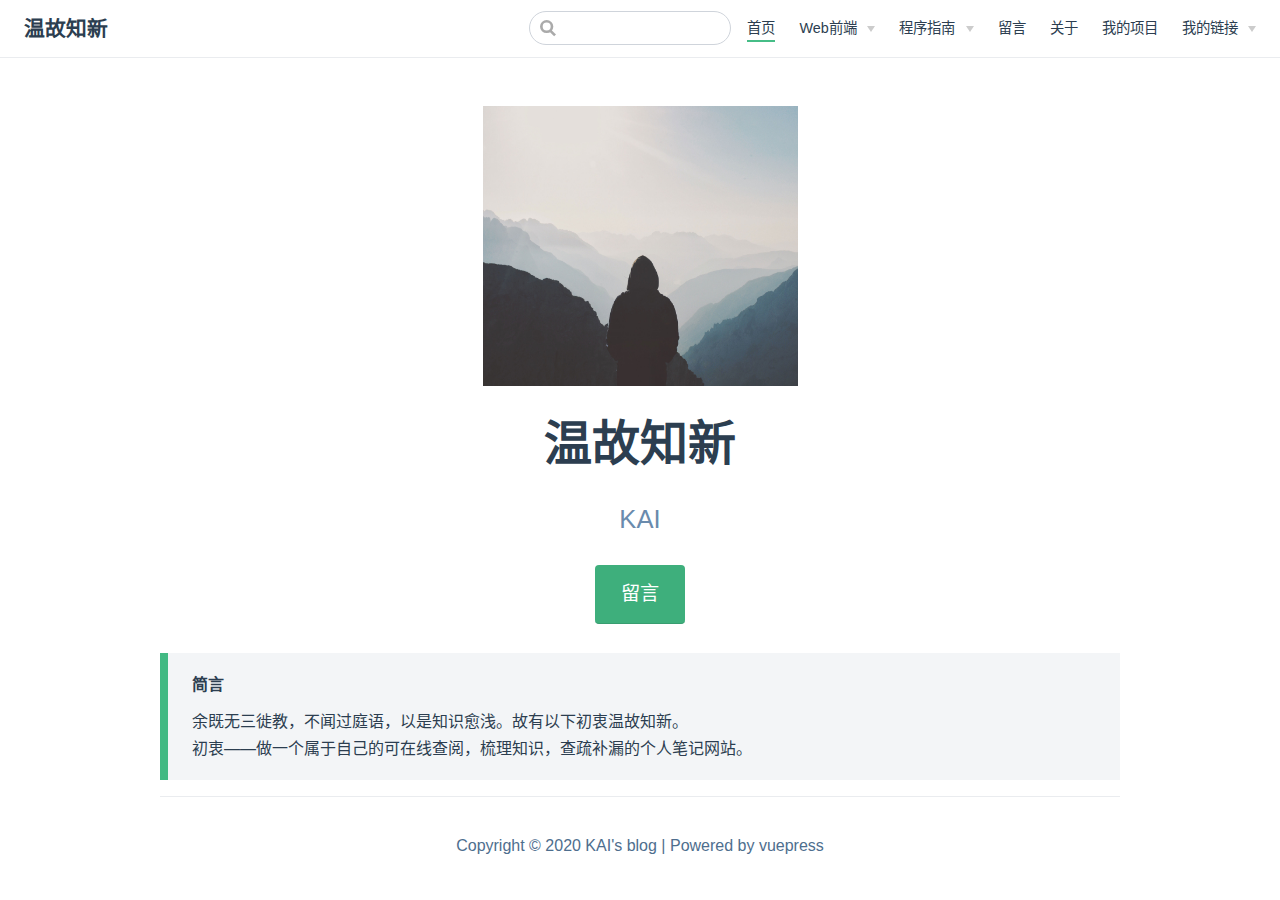
<file: index.html>
<!DOCTYPE html>
<html lang="zh-CN">
  <head>
    <meta charset="utf-8">
    <meta name="viewport" content="width=device-width,initial-scale=1">
    <title>温故知新</title>
    <meta name="description" content="个人学习博客">
    <meta name="generator" content="VuePress 1.3.0">
    <link rel="icon" href="/favicon.ico">
    
    <link rel="preload" href="/assets/css/0.styles.2c233616.css" as="style"><link rel="preload" href="/assets/js/app.0ac2291d.js" as="script"><link rel="preload" href="/assets/js/2.6199c666.js" as="script"><link rel="preload" href="/assets/js/4.4b8f8493.js" as="script"><link rel="prefetch" href="/assets/js/10.bffbb377.js"><link rel="prefetch" href="/assets/js/11.966b18d2.js"><link rel="prefetch" href="/assets/js/12.c17d3bca.js"><link rel="prefetch" href="/assets/js/13.e081a203.js"><link rel="prefetch" href="/assets/js/14.fcd38581.js"><link rel="prefetch" href="/assets/js/15.8eeb1933.js"><link rel="prefetch" href="/assets/js/16.4ccaa748.js"><link rel="prefetch" href="/assets/js/17.68b8e4d8.js"><link rel="prefetch" href="/assets/js/3.4b110faf.js"><link rel="prefetch" href="/assets/js/5.e010a989.js"><link rel="prefetch" href="/assets/js/6.4113db18.js"><link rel="prefetch" href="/assets/js/7.8db7dd3c.js"><link rel="prefetch" href="/assets/js/8.be3ffd36.js"><link rel="prefetch" href="/assets/js/9.ea385000.js">
    <link rel="stylesheet" href="/assets/css/0.styles.2c233616.css">
  </head>
  <body>
    <div id="app" data-server-rendered="true"><div class="theme-container no-sidebar"><header class="navbar"><div class="sidebar-button"><svg xmlns="http://www.w3.org/2000/svg" aria-hidden="true" role="img" viewBox="0 0 448 512" class="icon"><path fill="currentColor" d="M436 124H12c-6.627 0-12-5.373-12-12V80c0-6.627 5.373-12 12-12h424c6.627 0 12 5.373 12 12v32c0 6.627-5.373 12-12 12zm0 160H12c-6.627 0-12-5.373-12-12v-32c0-6.627 5.373-12 12-12h424c6.627 0 12 5.373 12 12v32c0 6.627-5.373 12-12 12zm0 160H12c-6.627 0-12-5.373-12-12v-32c0-6.627 5.373-12 12-12h424c6.627 0 12 5.373 12 12v32c0 6.627-5.373 12-12 12z"></path></svg></div> <a href="/" class="home-link router-link-exact-active router-link-active"><!----> <span class="site-name">温故知新</span></a> <div class="links"><div class="search-box"><input aria-label="Search" autocomplete="off" spellcheck="false" value=""> <!----></div> <nav class="nav-links can-hide"><div class="nav-item"><a href="/" class="nav-link router-link-exact-active router-link-active">
  首页
</a></div><div class="nav-item"><div class="dropdown-wrapper"><button type="button" aria-label="Web前端" class="dropdown-title"><span class="title">Web前端</span> <span class="arrow right"></span></button> <ul class="nav-dropdown" style="display:none;"><li class="dropdown-item"><!----> <a href="/CSS/" class="nav-link">
  CSS
</a></li><li class="dropdown-item"><!----> <a href="/JavaScript/" class="nav-link">
  JacaScript
</a></li><li class="dropdown-item"><!----> <a href="/jQuery/" class="nav-link">
  jQuery
</a></li><li class="dropdown-item"><!----> <a href="/Vue.js/" class="nav-link">
  Vue.js
</a></li></ul></div></div><div class="nav-item"><div class="dropdown-wrapper"><button type="button" aria-label="程序指南" class="dropdown-title"><span class="title">程序指南</span> <span class="arrow right"></span></button> <ul class="nav-dropdown" style="display:none;"><li class="dropdown-item"><!----> <a href="/programs/git.html" class="nav-link">
  git
</a></li><li class="dropdown-item"><!----> <a href="/programs/github.html" class="nav-link">
  github
</a></li></ul></div></div><div class="nav-item"><a href="/message.html" class="nav-link">
  留言
</a></div><div class="nav-item"><a href="/about.html" class="nav-link">
  关于
</a></div><div class="nav-item"><a href="/project/" class="nav-link">
  我的项目
</a></div><div class="nav-item"><div class="dropdown-wrapper"><button type="button" aria-label="我的链接" class="dropdown-title"><span class="title">我的链接</span> <span class="arrow right"></span></button> <ul class="nav-dropdown" style="display:none;"><li class="dropdown-item"><!----> <a href="https://gitee.com/kailin0" target="_blank" rel="noopener noreferrer" class="nav-link external">
  码云
  <svg xmlns="http://www.w3.org/2000/svg" aria-hidden="true" x="0px" y="0px" viewBox="0 0 100 100" width="15" height="15" class="icon outbound"><path fill="currentColor" d="M18.8,85.1h56l0,0c2.2,0,4-1.8,4-4v-32h-8v28h-48v-48h28v-8h-32l0,0c-2.2,0-4,1.8-4,4v56C14.8,83.3,16.6,85.1,18.8,85.1z"></path> <polygon fill="currentColor" points="45.7,48.7 51.3,54.3 77.2,28.5 77.2,37.2 85.2,37.2 85.2,14.9 62.8,14.9 62.8,22.9 71.5,22.9"></polygon></svg></a></li><li class="dropdown-item"><!----> <a href="https://github.com/KAIUP" target="_blank" rel="noopener noreferrer" class="nav-link external">
  GitHub
  <svg xmlns="http://www.w3.org/2000/svg" aria-hidden="true" x="0px" y="0px" viewBox="0 0 100 100" width="15" height="15" class="icon outbound"><path fill="currentColor" d="M18.8,85.1h56l0,0c2.2,0,4-1.8,4-4v-32h-8v28h-48v-48h28v-8h-32l0,0c-2.2,0-4,1.8-4,4v56C14.8,83.3,16.6,85.1,18.8,85.1z"></path> <polygon fill="currentColor" points="45.7,48.7 51.3,54.3 77.2,28.5 77.2,37.2 85.2,37.2 85.2,14.9 62.8,14.9 62.8,22.9 71.5,22.9"></polygon></svg></a></li></ul></div></div> <!----></nav></div></header> <div class="sidebar-mask"></div> <aside class="sidebar"><nav class="nav-links"><div class="nav-item"><a href="/" class="nav-link router-link-exact-active router-link-active">
  首页
</a></div><div class="nav-item"><div class="dropdown-wrapper"><button type="button" aria-label="Web前端" class="dropdown-title"><span class="title">Web前端</span> <span class="arrow right"></span></button> <ul class="nav-dropdown" style="display:none;"><li class="dropdown-item"><!----> <a href="/CSS/" class="nav-link">
  CSS
</a></li><li class="dropdown-item"><!----> <a href="/JavaScript/" class="nav-link">
  JacaScript
</a></li><li class="dropdown-item"><!----> <a href="/jQuery/" class="nav-link">
  jQuery
</a></li><li class="dropdown-item"><!----> <a href="/Vue.js/" class="nav-link">
  Vue.js
</a></li></ul></div></div><div class="nav-item"><div class="dropdown-wrapper"><button type="button" aria-label="程序指南" class="dropdown-title"><span class="title">程序指南</span> <span class="arrow right"></span></button> <ul class="nav-dropdown" style="display:none;"><li class="dropdown-item"><!----> <a href="/programs/git.html" class="nav-link">
  git
</a></li><li class="dropdown-item"><!----> <a href="/programs/github.html" class="nav-link">
  github
</a></li></ul></div></div><div class="nav-item"><a href="/message.html" class="nav-link">
  留言
</a></div><div class="nav-item"><a href="/about.html" class="nav-link">
  关于
</a></div><div class="nav-item"><a href="/project/" class="nav-link">
  我的项目
</a></div><div class="nav-item"><div class="dropdown-wrapper"><button type="button" aria-label="我的链接" class="dropdown-title"><span class="title">我的链接</span> <span class="arrow right"></span></button> <ul class="nav-dropdown" style="display:none;"><li class="dropdown-item"><!----> <a href="https://gitee.com/kailin0" target="_blank" rel="noopener noreferrer" class="nav-link external">
  码云
  <svg xmlns="http://www.w3.org/2000/svg" aria-hidden="true" x="0px" y="0px" viewBox="0 0 100 100" width="15" height="15" class="icon outbound"><path fill="currentColor" d="M18.8,85.1h56l0,0c2.2,0,4-1.8,4-4v-32h-8v28h-48v-48h28v-8h-32l0,0c-2.2,0-4,1.8-4,4v56C14.8,83.3,16.6,85.1,18.8,85.1z"></path> <polygon fill="currentColor" points="45.7,48.7 51.3,54.3 77.2,28.5 77.2,37.2 85.2,37.2 85.2,14.9 62.8,14.9 62.8,22.9 71.5,22.9"></polygon></svg></a></li><li class="dropdown-item"><!----> <a href="https://github.com/KAIUP" target="_blank" rel="noopener noreferrer" class="nav-link external">
  GitHub
  <svg xmlns="http://www.w3.org/2000/svg" aria-hidden="true" x="0px" y="0px" viewBox="0 0 100 100" width="15" height="15" class="icon outbound"><path fill="currentColor" d="M18.8,85.1h56l0,0c2.2,0,4-1.8,4-4v-32h-8v28h-48v-48h28v-8h-32l0,0c-2.2,0-4,1.8-4,4v56C14.8,83.3,16.6,85.1,18.8,85.1z"></path> <polygon fill="currentColor" points="45.7,48.7 51.3,54.3 77.2,28.5 77.2,37.2 85.2,37.2 85.2,14.9 62.8,14.9 62.8,22.9 71.5,22.9"></polygon></svg></a></li></ul></div></div> <!----></nav>  <!----> </aside> <main aria-labelledby="main-title" class="home"><header class="hero"><img src="/vue.jpg" alt="hero"> <h1 id="main-title">
      温故知新
    </h1> <p class="description">
      KAI
    </p> <p class="action"><a href="/message.html" class="nav-link action-button">
  留言
</a></p></header> <!----> <div class="theme-default-content custom content__default"><div class="custom-block tip"><p class="custom-block-title">简言</p> <p>余既无三徙教，不闻过庭语，以是知识愈浅。故有以下初衷温故知新。<br>
初衷——做一个属于自己的可在线查阅，梳理知识，查疏补漏的个人笔记网站。</p></div></div> <div class="footer">
    Copyright © 2020 KAI's blog | Powered by vuepress
  </div></main></div><div class="global-ui"><!----></div></div>
    <script src="/assets/js/app.0ac2291d.js" defer></script><script src="/assets/js/2.6199c666.js" defer></script><script src="/assets/js/4.4b8f8493.js" defer></script>
  </body>
</html>
</file>
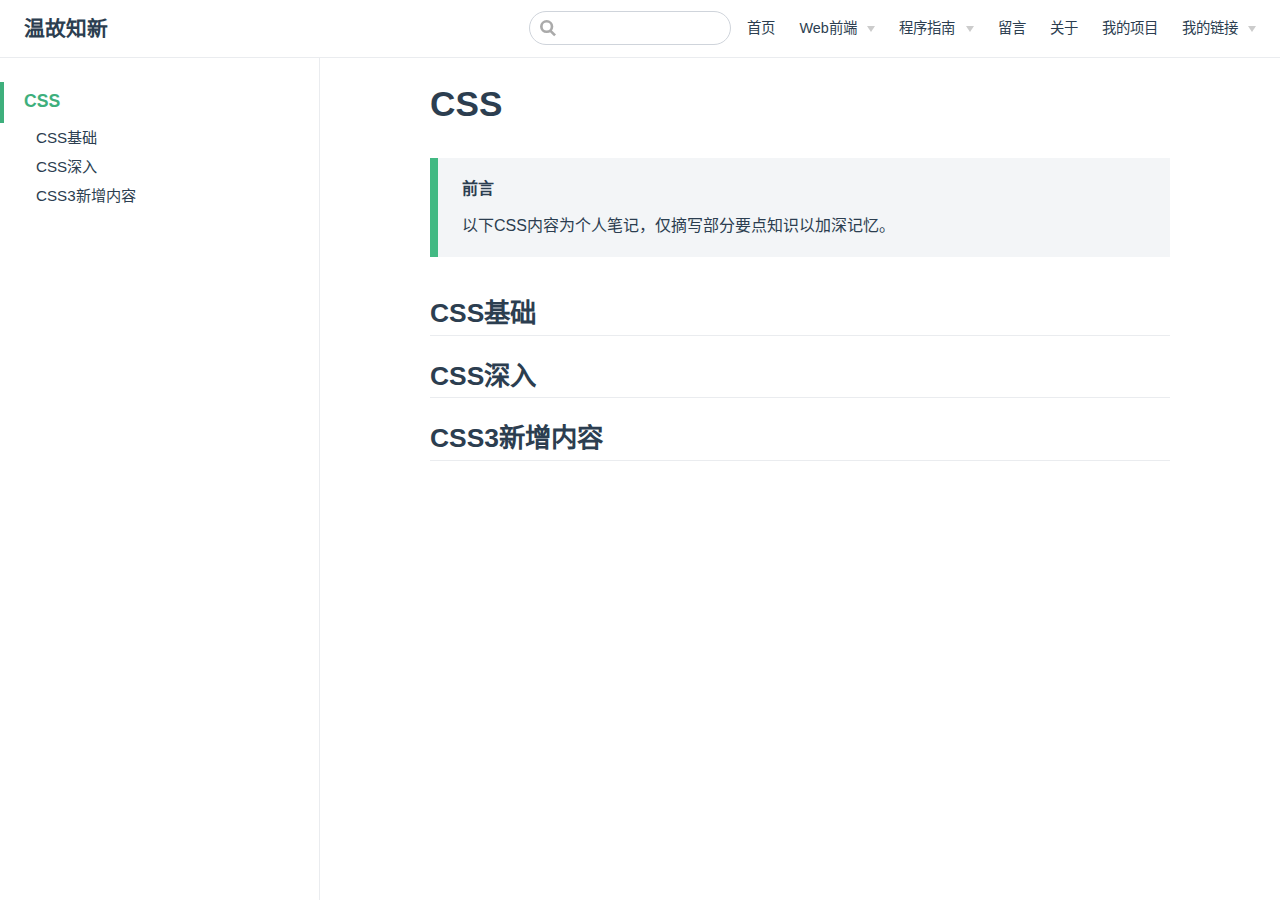
<file: CSS/index.html>
<!DOCTYPE html>
<html lang="zh-CN">
  <head>
    <meta charset="utf-8">
    <meta name="viewport" content="width=device-width,initial-scale=1">
    <title>CSS | 温故知新</title>
    <meta name="description" content="个人学习博客">
    <meta name="generator" content="VuePress 1.3.0">
    <link rel="icon" href="/favicon.ico">
    
    <link rel="preload" href="/assets/css/0.styles.2c233616.css" as="style"><link rel="preload" href="/assets/js/app.0ac2291d.js" as="script"><link rel="preload" href="/assets/js/2.6199c666.js" as="script"><link rel="preload" href="/assets/js/8.be3ffd36.js" as="script"><link rel="prefetch" href="/assets/js/10.bffbb377.js"><link rel="prefetch" href="/assets/js/11.966b18d2.js"><link rel="prefetch" href="/assets/js/12.c17d3bca.js"><link rel="prefetch" href="/assets/js/13.e081a203.js"><link rel="prefetch" href="/assets/js/14.fcd38581.js"><link rel="prefetch" href="/assets/js/15.8eeb1933.js"><link rel="prefetch" href="/assets/js/16.4ccaa748.js"><link rel="prefetch" href="/assets/js/17.68b8e4d8.js"><link rel="prefetch" href="/assets/js/3.4b110faf.js"><link rel="prefetch" href="/assets/js/4.4b8f8493.js"><link rel="prefetch" href="/assets/js/5.e010a989.js"><link rel="prefetch" href="/assets/js/6.4113db18.js"><link rel="prefetch" href="/assets/js/7.8db7dd3c.js"><link rel="prefetch" href="/assets/js/9.ea385000.js">
    <link rel="stylesheet" href="/assets/css/0.styles.2c233616.css">
  </head>
  <body>
    <div id="app" data-server-rendered="true"><div class="theme-container"><header class="navbar"><div class="sidebar-button"><svg xmlns="http://www.w3.org/2000/svg" aria-hidden="true" role="img" viewBox="0 0 448 512" class="icon"><path fill="currentColor" d="M436 124H12c-6.627 0-12-5.373-12-12V80c0-6.627 5.373-12 12-12h424c6.627 0 12 5.373 12 12v32c0 6.627-5.373 12-12 12zm0 160H12c-6.627 0-12-5.373-12-12v-32c0-6.627 5.373-12 12-12h424c6.627 0 12 5.373 12 12v32c0 6.627-5.373 12-12 12zm0 160H12c-6.627 0-12-5.373-12-12v-32c0-6.627 5.373-12 12-12h424c6.627 0 12 5.373 12 12v32c0 6.627-5.373 12-12 12z"></path></svg></div> <a href="/" class="home-link router-link-active"><!----> <span class="site-name">温故知新</span></a> <div class="links"><div class="search-box"><input aria-label="Search" autocomplete="off" spellcheck="false" value=""> <!----></div> <nav class="nav-links can-hide"><div class="nav-item"><a href="/" class="nav-link">
  首页
</a></div><div class="nav-item"><div class="dropdown-wrapper"><button type="button" aria-label="Web前端" class="dropdown-title"><span class="title">Web前端</span> <span class="arrow right"></span></button> <ul class="nav-dropdown" style="display:none;"><li class="dropdown-item"><!----> <a href="/CSS/" class="nav-link router-link-exact-active router-link-active">
  CSS
</a></li><li class="dropdown-item"><!----> <a href="/JavaScript/" class="nav-link">
  JacaScript
</a></li><li class="dropdown-item"><!----> <a href="/jQuery/" class="nav-link">
  jQuery
</a></li><li class="dropdown-item"><!----> <a href="/Vue.js/" class="nav-link">
  Vue.js
</a></li></ul></div></div><div class="nav-item"><div class="dropdown-wrapper"><button type="button" aria-label="程序指南" class="dropdown-title"><span class="title">程序指南</span> <span class="arrow right"></span></button> <ul class="nav-dropdown" style="display:none;"><li class="dropdown-item"><!----> <a href="/programs/git.html" class="nav-link">
  git
</a></li><li class="dropdown-item"><!----> <a href="/programs/github.html" class="nav-link">
  github
</a></li></ul></div></div><div class="nav-item"><a href="/message.html" class="nav-link">
  留言
</a></div><div class="nav-item"><a href="/about.html" class="nav-link">
  关于
</a></div><div class="nav-item"><a href="/project/" class="nav-link">
  我的项目
</a></div><div class="nav-item"><div class="dropdown-wrapper"><button type="button" aria-label="我的链接" class="dropdown-title"><span class="title">我的链接</span> <span class="arrow right"></span></button> <ul class="nav-dropdown" style="display:none;"><li class="dropdown-item"><!----> <a href="https://gitee.com/kailin0" target="_blank" rel="noopener noreferrer" class="nav-link external">
  码云
  <svg xmlns="http://www.w3.org/2000/svg" aria-hidden="true" x="0px" y="0px" viewBox="0 0 100 100" width="15" height="15" class="icon outbound"><path fill="currentColor" d="M18.8,85.1h56l0,0c2.2,0,4-1.8,4-4v-32h-8v28h-48v-48h28v-8h-32l0,0c-2.2,0-4,1.8-4,4v56C14.8,83.3,16.6,85.1,18.8,85.1z"></path> <polygon fill="currentColor" points="45.7,48.7 51.3,54.3 77.2,28.5 77.2,37.2 85.2,37.2 85.2,14.9 62.8,14.9 62.8,22.9 71.5,22.9"></polygon></svg></a></li><li class="dropdown-item"><!----> <a href="https://github.com/KAIUP" target="_blank" rel="noopener noreferrer" class="nav-link external">
  GitHub
  <svg xmlns="http://www.w3.org/2000/svg" aria-hidden="true" x="0px" y="0px" viewBox="0 0 100 100" width="15" height="15" class="icon outbound"><path fill="currentColor" d="M18.8,85.1h56l0,0c2.2,0,4-1.8,4-4v-32h-8v28h-48v-48h28v-8h-32l0,0c-2.2,0-4,1.8-4,4v56C14.8,83.3,16.6,85.1,18.8,85.1z"></path> <polygon fill="currentColor" points="45.7,48.7 51.3,54.3 77.2,28.5 77.2,37.2 85.2,37.2 85.2,14.9 62.8,14.9 62.8,22.9 71.5,22.9"></polygon></svg></a></li></ul></div></div> <!----></nav></div></header> <div class="sidebar-mask"></div> <aside class="sidebar"><nav class="nav-links"><div class="nav-item"><a href="/" class="nav-link">
  首页
</a></div><div class="nav-item"><div class="dropdown-wrapper"><button type="button" aria-label="Web前端" class="dropdown-title"><span class="title">Web前端</span> <span class="arrow right"></span></button> <ul class="nav-dropdown" style="display:none;"><li class="dropdown-item"><!----> <a href="/CSS/" class="nav-link router-link-exact-active router-link-active">
  CSS
</a></li><li class="dropdown-item"><!----> <a href="/JavaScript/" class="nav-link">
  JacaScript
</a></li><li class="dropdown-item"><!----> <a href="/jQuery/" class="nav-link">
  jQuery
</a></li><li class="dropdown-item"><!----> <a href="/Vue.js/" class="nav-link">
  Vue.js
</a></li></ul></div></div><div class="nav-item"><div class="dropdown-wrapper"><button type="button" aria-label="程序指南" class="dropdown-title"><span class="title">程序指南</span> <span class="arrow right"></span></button> <ul class="nav-dropdown" style="display:none;"><li class="dropdown-item"><!----> <a href="/programs/git.html" class="nav-link">
  git
</a></li><li class="dropdown-item"><!----> <a href="/programs/github.html" class="nav-link">
  github
</a></li></ul></div></div><div class="nav-item"><a href="/message.html" class="nav-link">
  留言
</a></div><div class="nav-item"><a href="/about.html" class="nav-link">
  关于
</a></div><div class="nav-item"><a href="/project/" class="nav-link">
  我的项目
</a></div><div class="nav-item"><div class="dropdown-wrapper"><button type="button" aria-label="我的链接" class="dropdown-title"><span class="title">我的链接</span> <span class="arrow right"></span></button> <ul class="nav-dropdown" style="display:none;"><li class="dropdown-item"><!----> <a href="https://gitee.com/kailin0" target="_blank" rel="noopener noreferrer" class="nav-link external">
  码云
  <svg xmlns="http://www.w3.org/2000/svg" aria-hidden="true" x="0px" y="0px" viewBox="0 0 100 100" width="15" height="15" class="icon outbound"><path fill="currentColor" d="M18.8,85.1h56l0,0c2.2,0,4-1.8,4-4v-32h-8v28h-48v-48h28v-8h-32l0,0c-2.2,0-4,1.8-4,4v56C14.8,83.3,16.6,85.1,18.8,85.1z"></path> <polygon fill="currentColor" points="45.7,48.7 51.3,54.3 77.2,28.5 77.2,37.2 85.2,37.2 85.2,14.9 62.8,14.9 62.8,22.9 71.5,22.9"></polygon></svg></a></li><li class="dropdown-item"><!----> <a href="https://github.com/KAIUP" target="_blank" rel="noopener noreferrer" class="nav-link external">
  GitHub
  <svg xmlns="http://www.w3.org/2000/svg" aria-hidden="true" x="0px" y="0px" viewBox="0 0 100 100" width="15" height="15" class="icon outbound"><path fill="currentColor" d="M18.8,85.1h56l0,0c2.2,0,4-1.8,4-4v-32h-8v28h-48v-48h28v-8h-32l0,0c-2.2,0-4,1.8-4,4v56C14.8,83.3,16.6,85.1,18.8,85.1z"></path> <polygon fill="currentColor" points="45.7,48.7 51.3,54.3 77.2,28.5 77.2,37.2 85.2,37.2 85.2,14.9 62.8,14.9 62.8,22.9 71.5,22.9"></polygon></svg></a></li></ul></div></div> <!----></nav>  <ul class="sidebar-links"><li><a href="/CSS/" class="active sidebar-link">CSS</a><ul class="sidebar-sub-headers"><li class="sidebar-sub-header"><a href="/CSS/#css基础" class="sidebar-link">CSS基础</a></li><li class="sidebar-sub-header"><a href="/CSS/#css深入" class="sidebar-link">CSS深入</a></li><li class="sidebar-sub-header"><a href="/CSS/#css3新增内容" class="sidebar-link">CSS3新增内容</a></li></ul></li></ul> </aside> <main class="page"> <div class="theme-default-content content__default"><h1 id="css"><a href="#css" class="header-anchor">#</a> CSS</h1> <div class="custom-block tip"><p class="custom-block-title">前言</p> <p>以下CSS内容为个人笔记，仅摘写部分要点知识以加深记忆。</p></div> <h2 id="css基础"><a href="#css基础" class="header-anchor">#</a> CSS基础</h2> <h2 id="css深入"><a href="#css深入" class="header-anchor">#</a> CSS深入</h2> <h2 id="css3新增内容"><a href="#css3新增内容" class="header-anchor">#</a> CSS3新增内容</h2></div> <footer class="page-edit"><!----> <!----></footer> <!----> </main></div><div class="global-ui"><!----></div></div>
    <script src="/assets/js/app.0ac2291d.js" defer></script><script src="/assets/js/2.6199c666.js" defer></script><script src="/assets/js/8.be3ffd36.js" defer></script>
  </body>
</html>
</file>
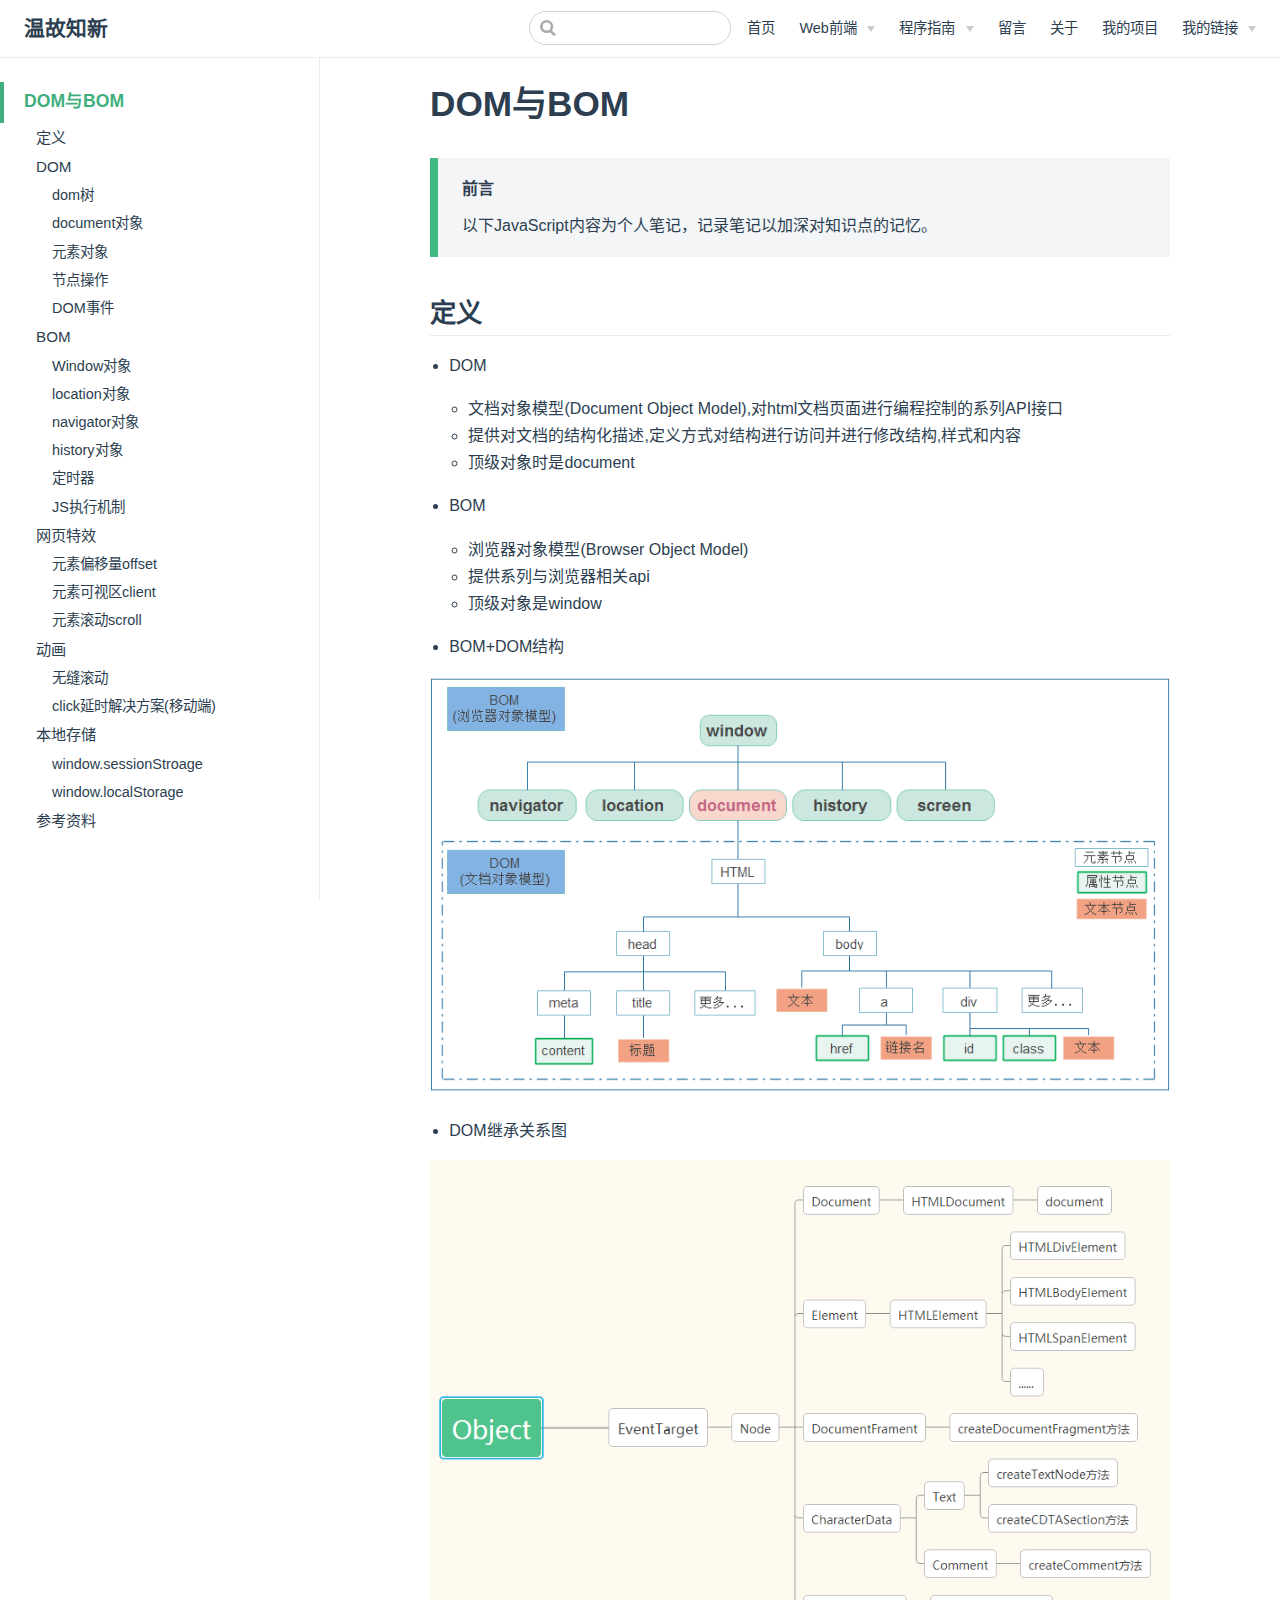
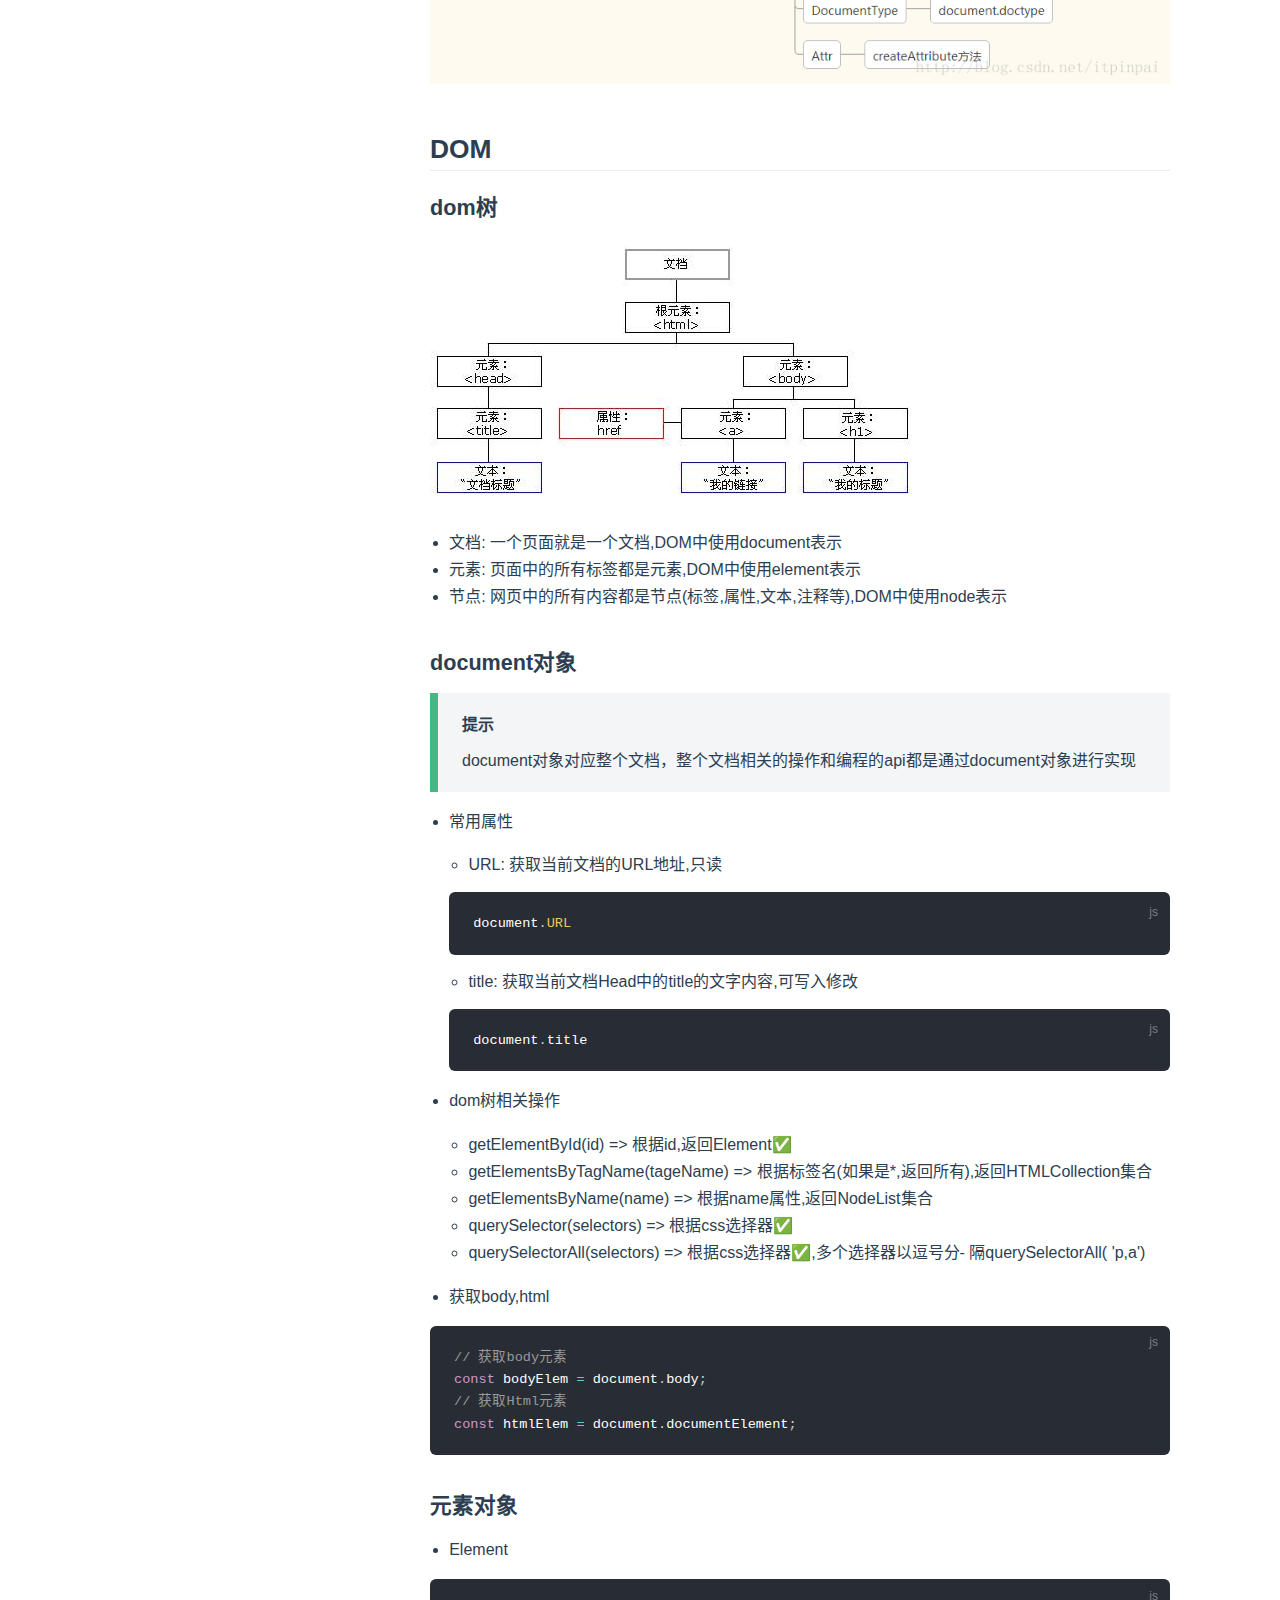
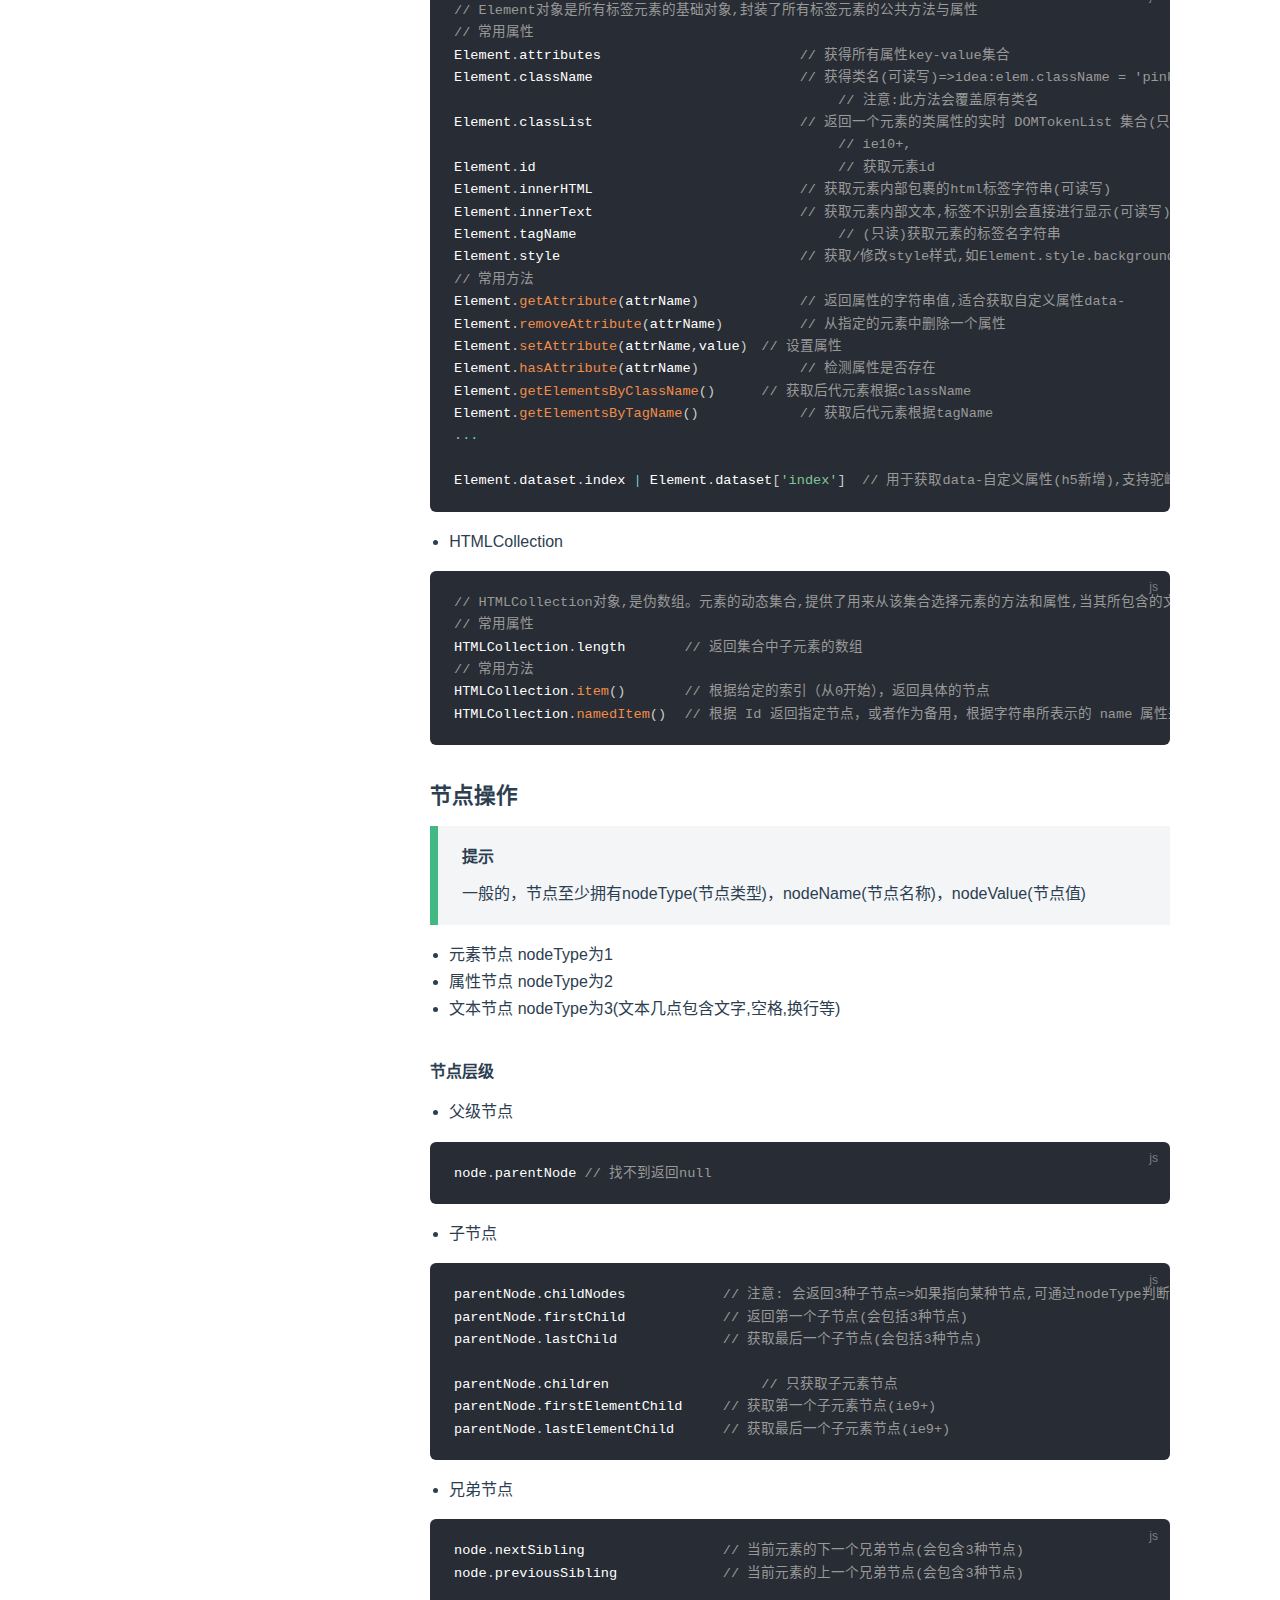
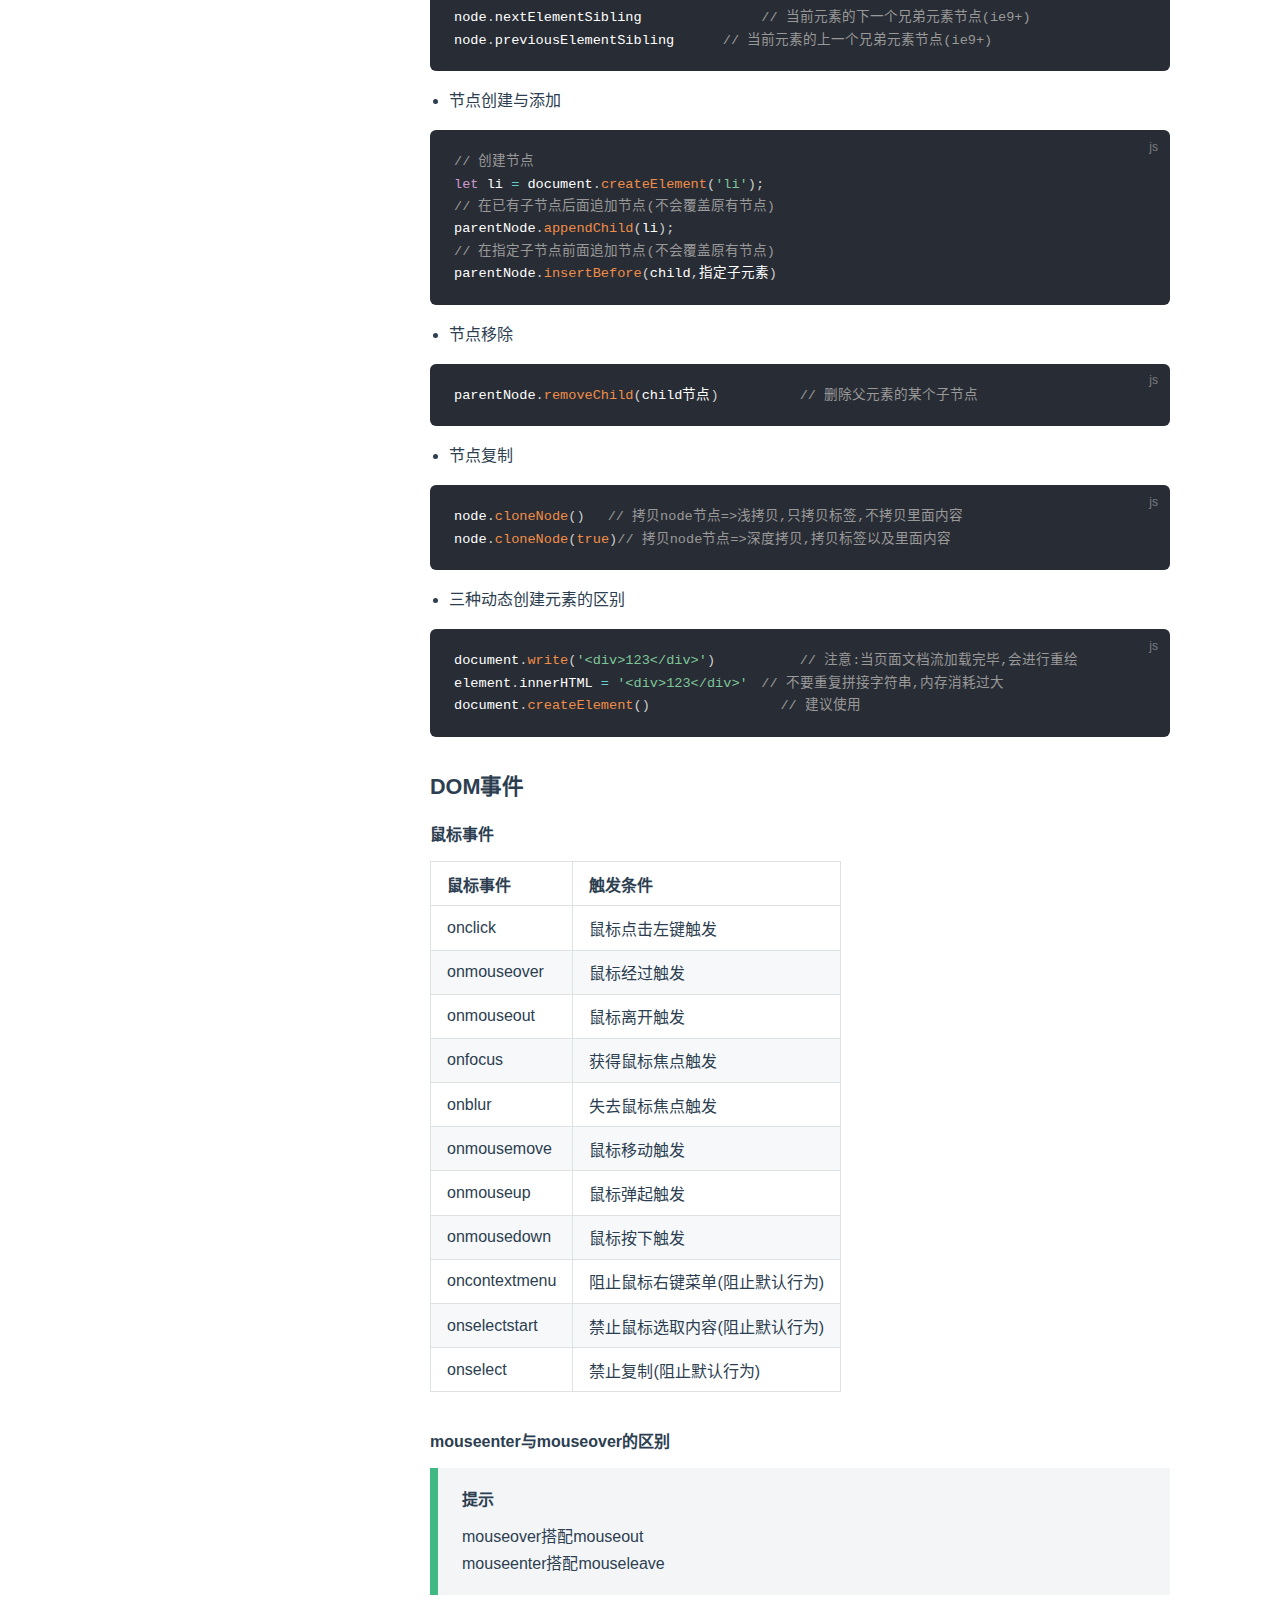
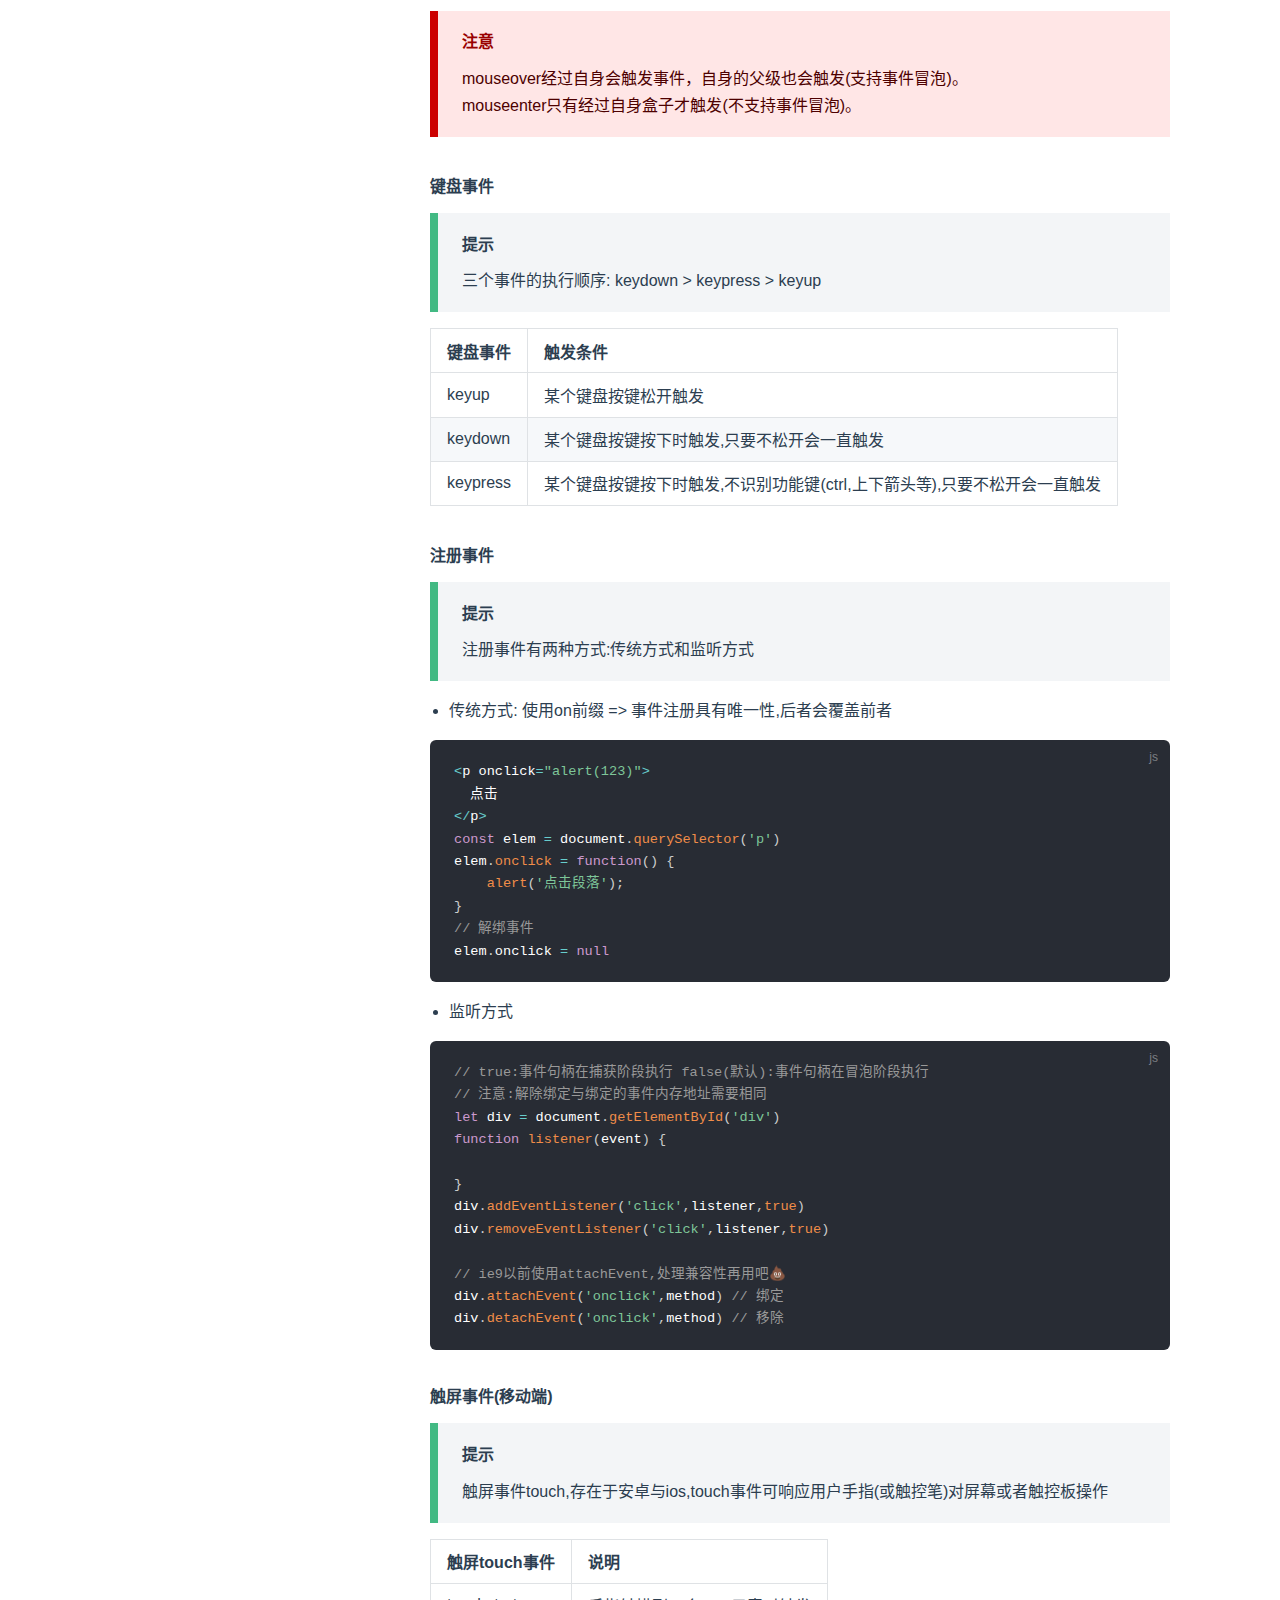
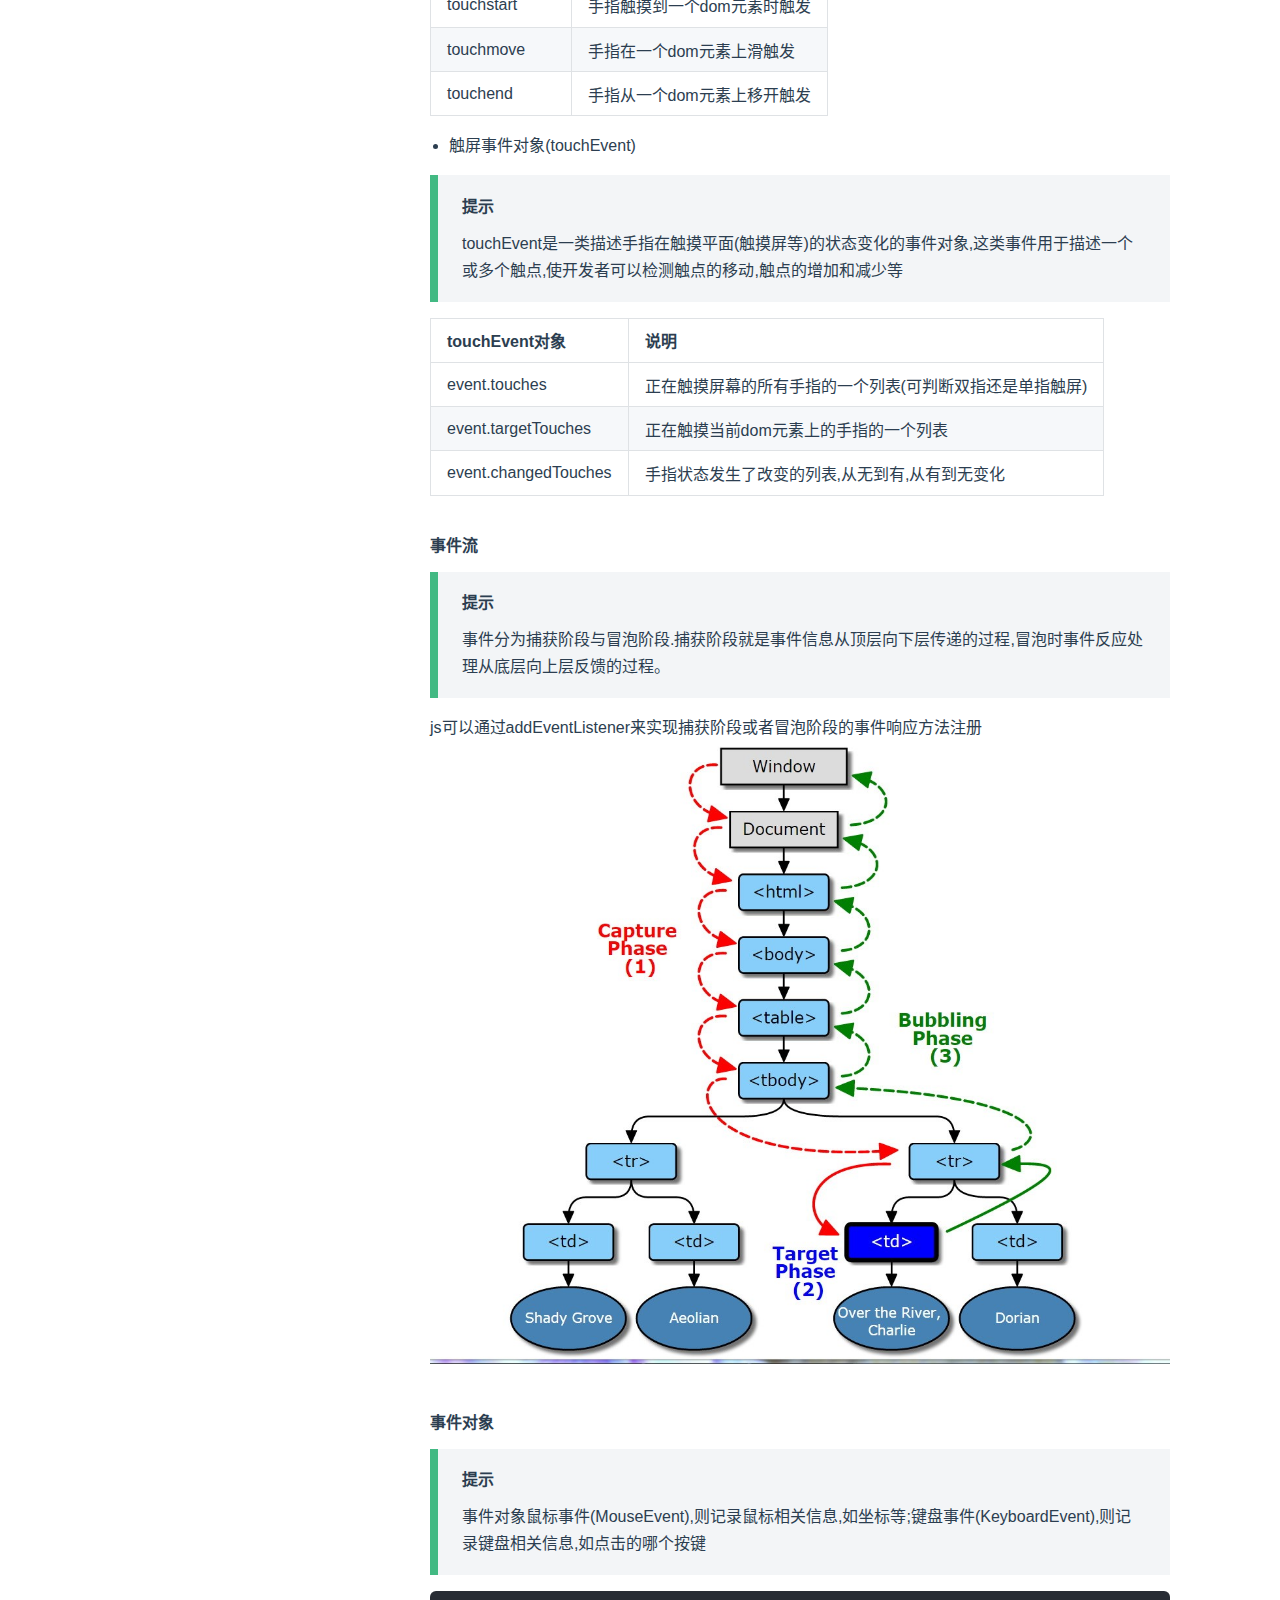
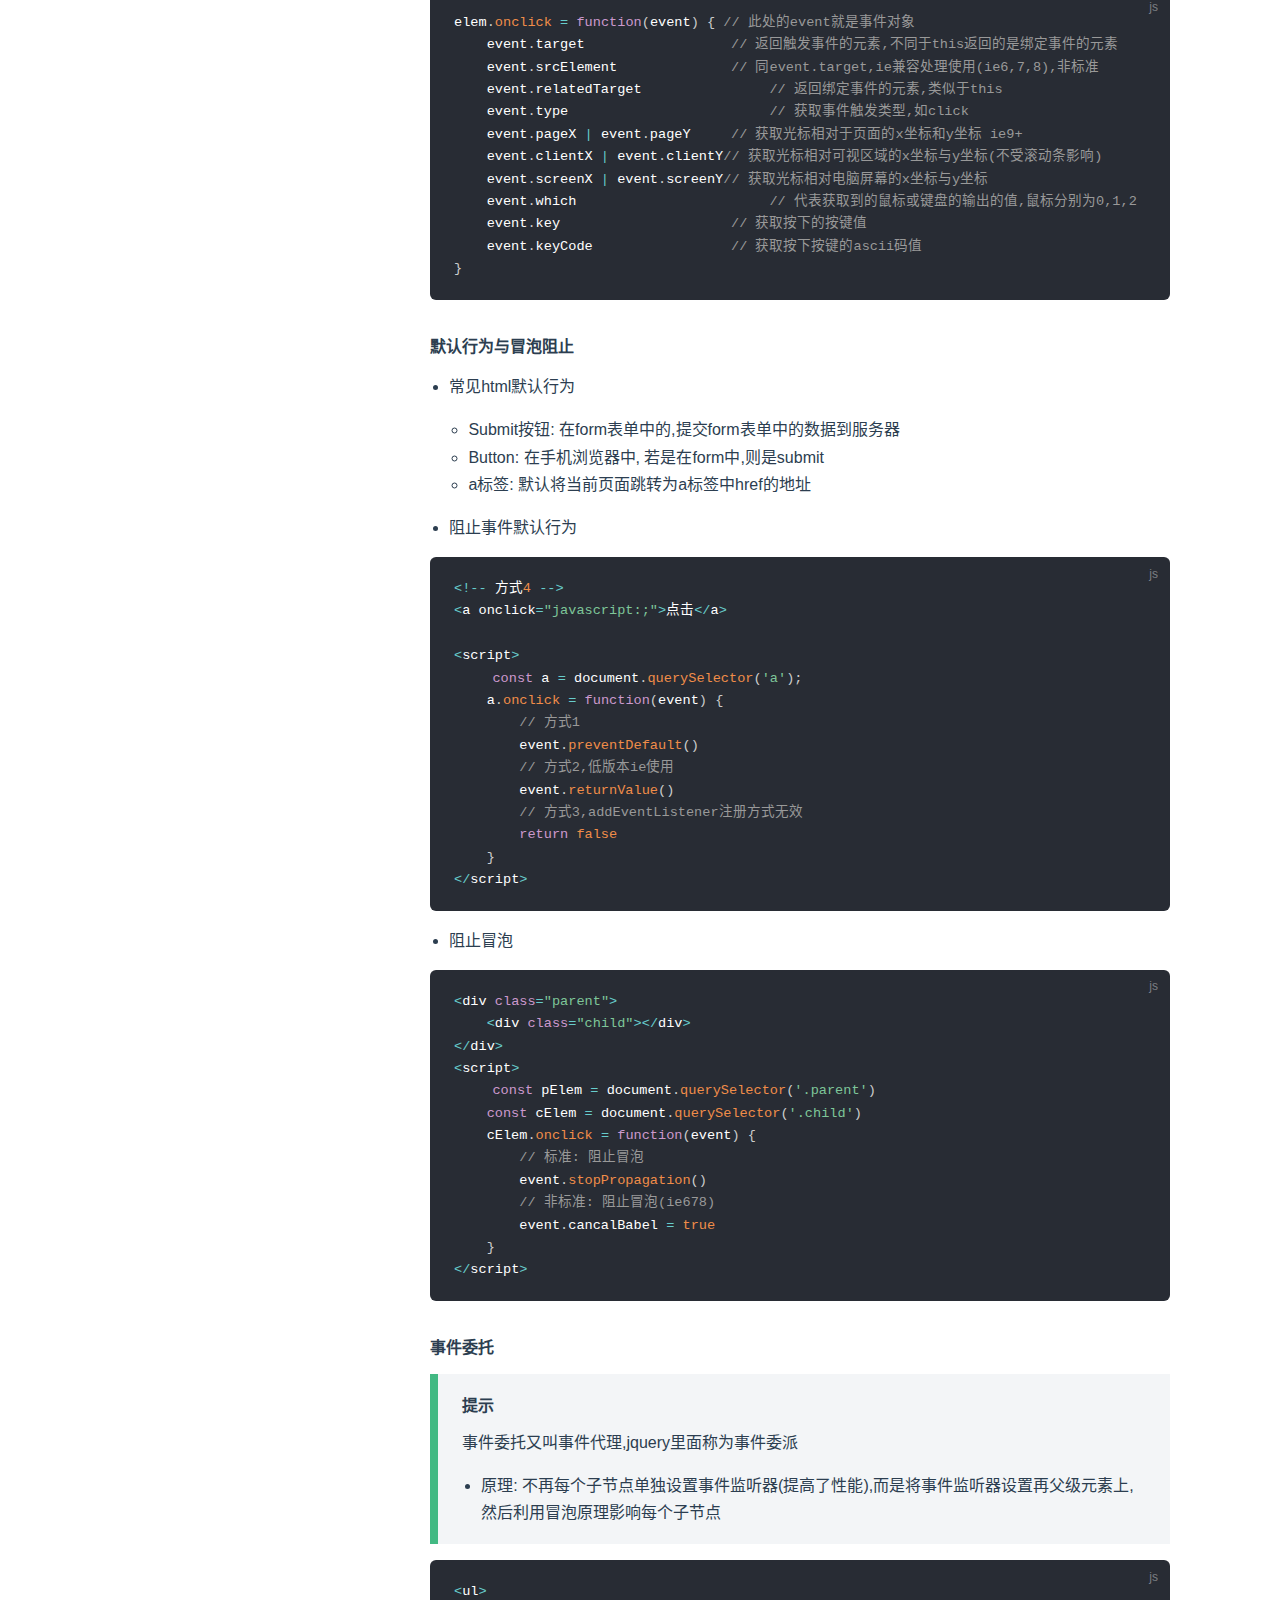
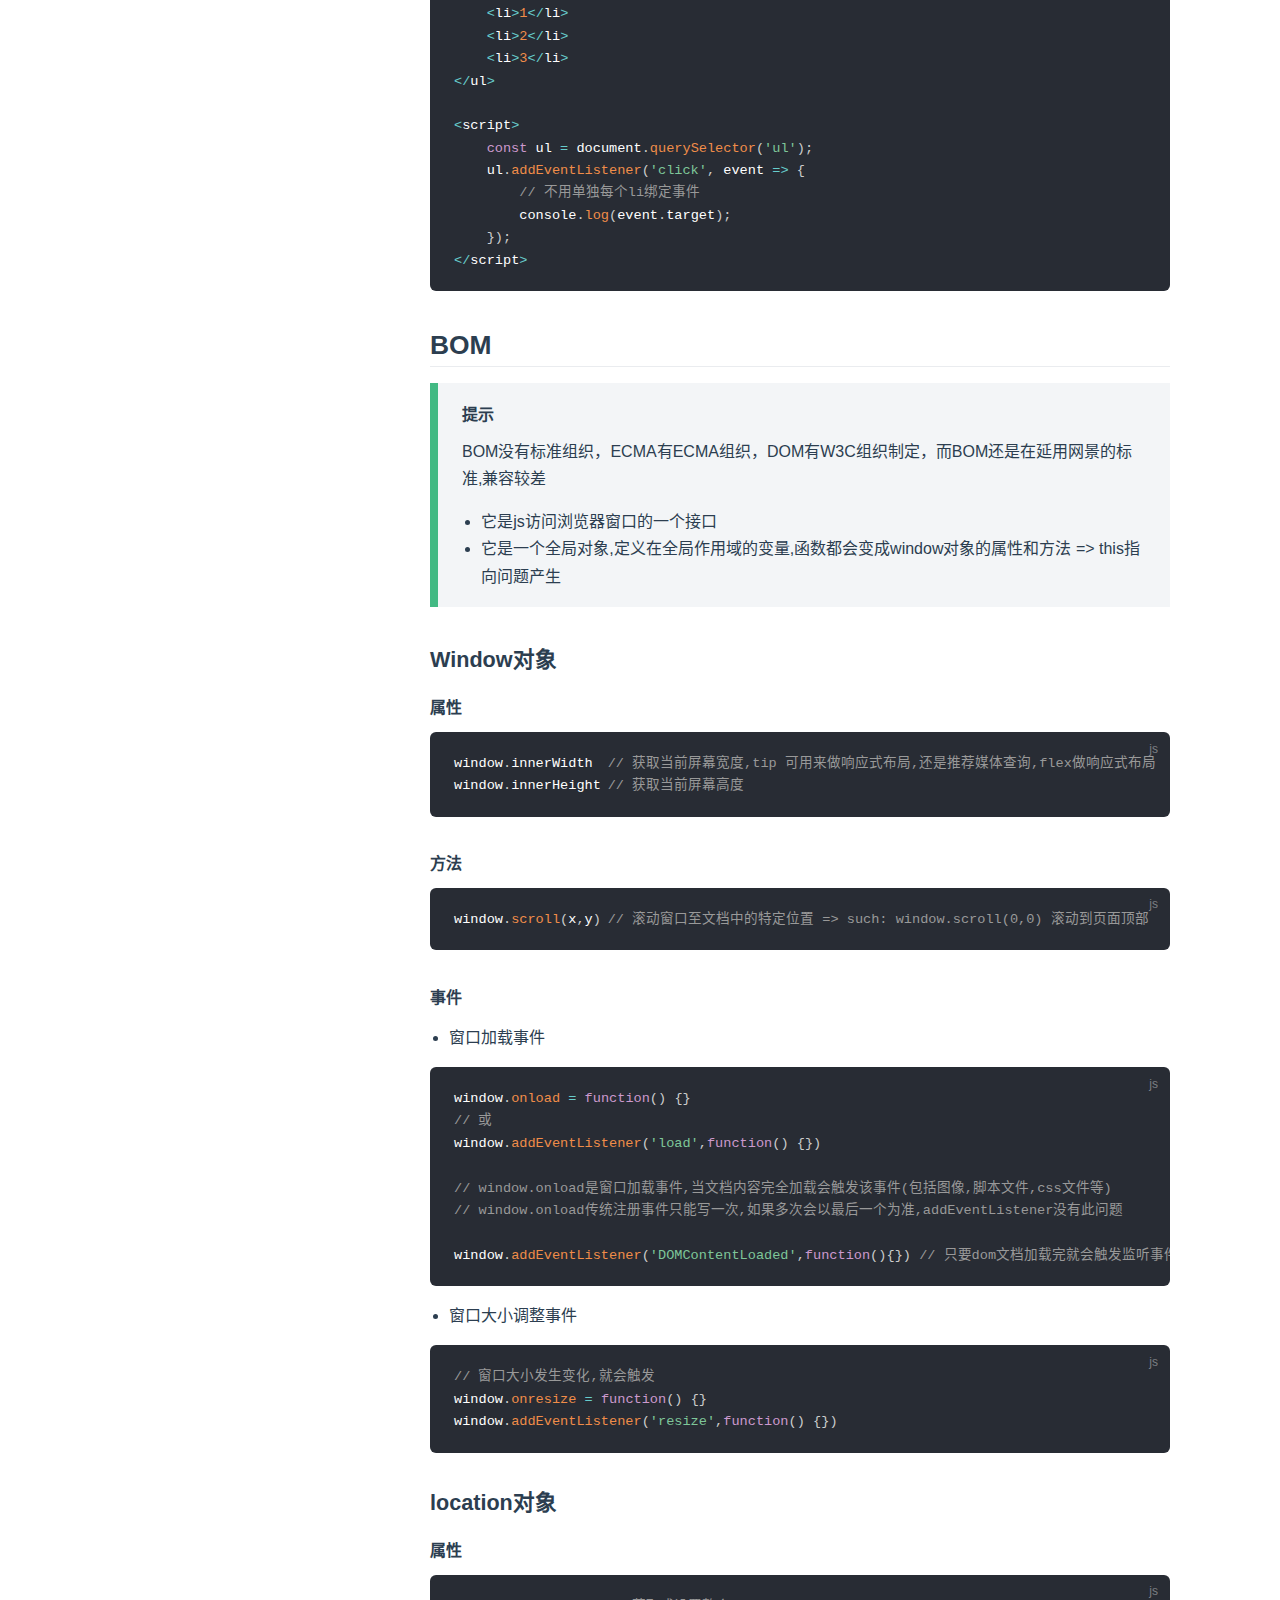
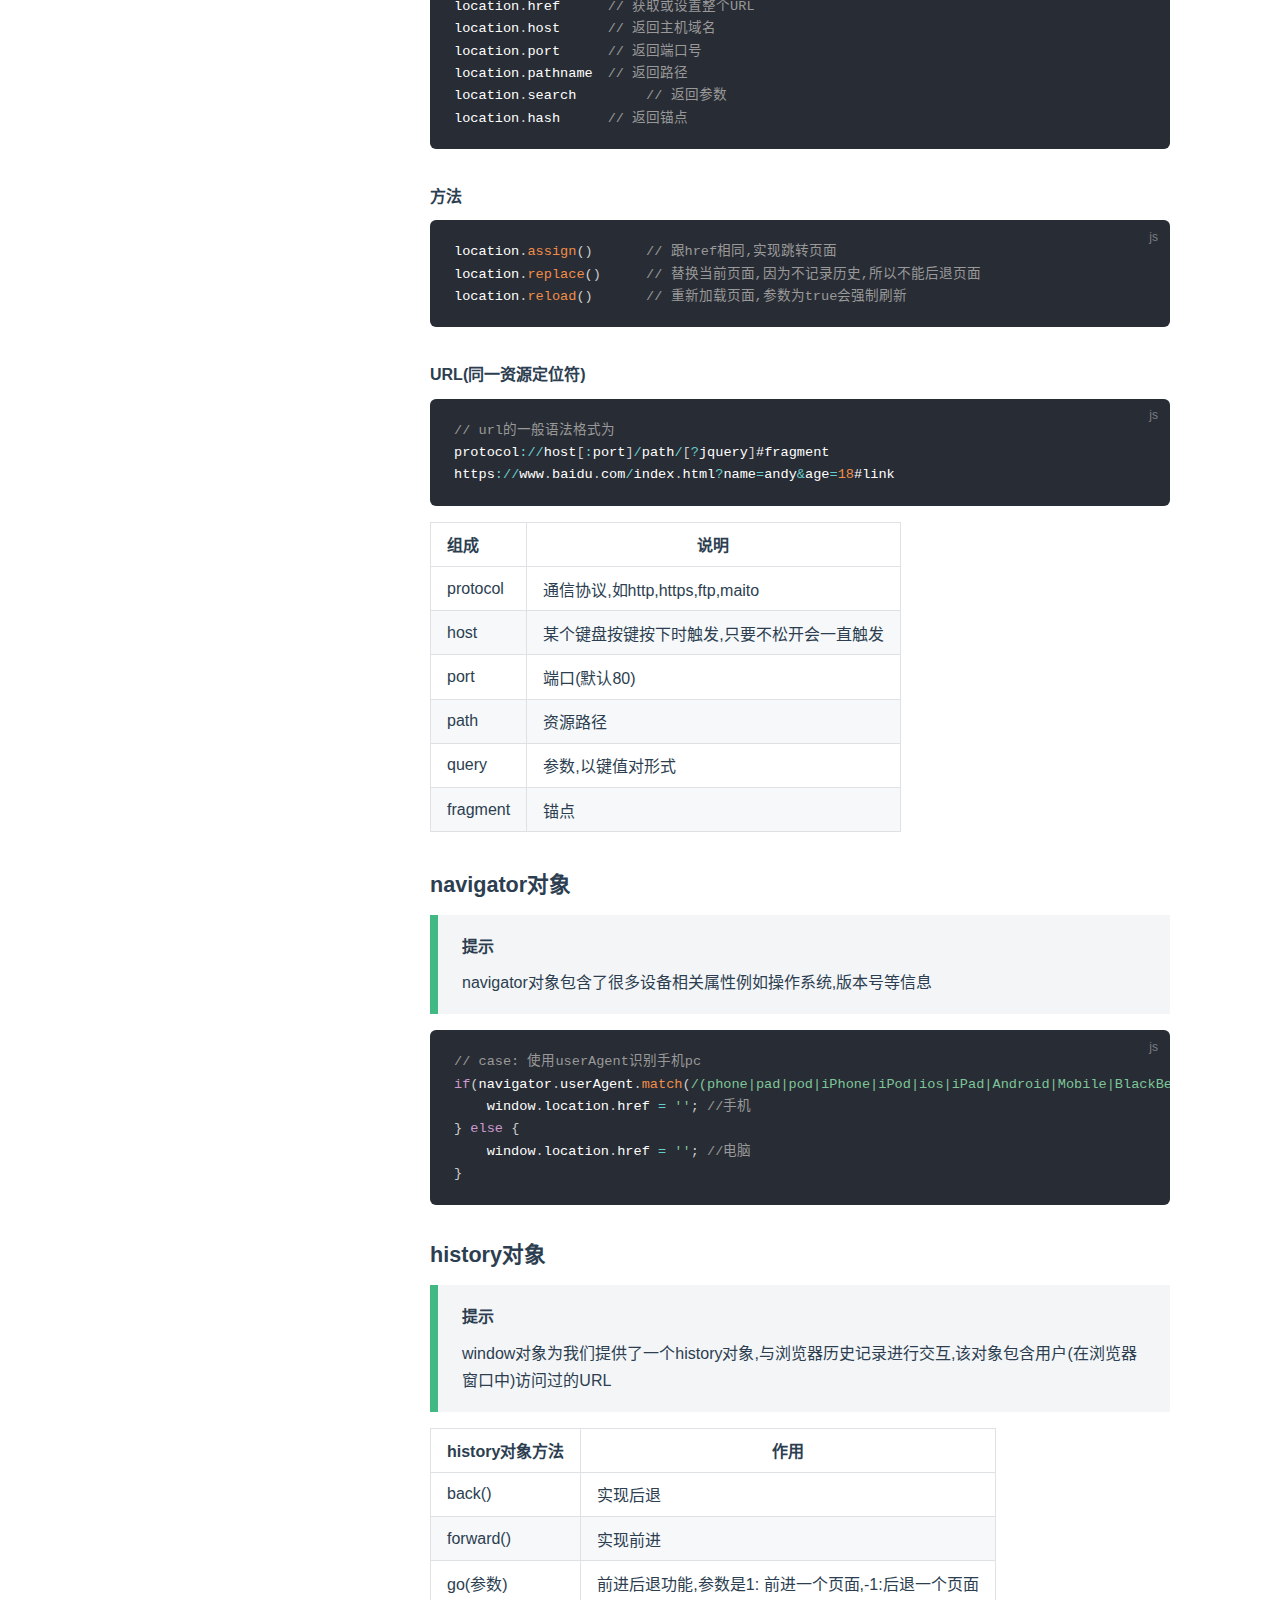
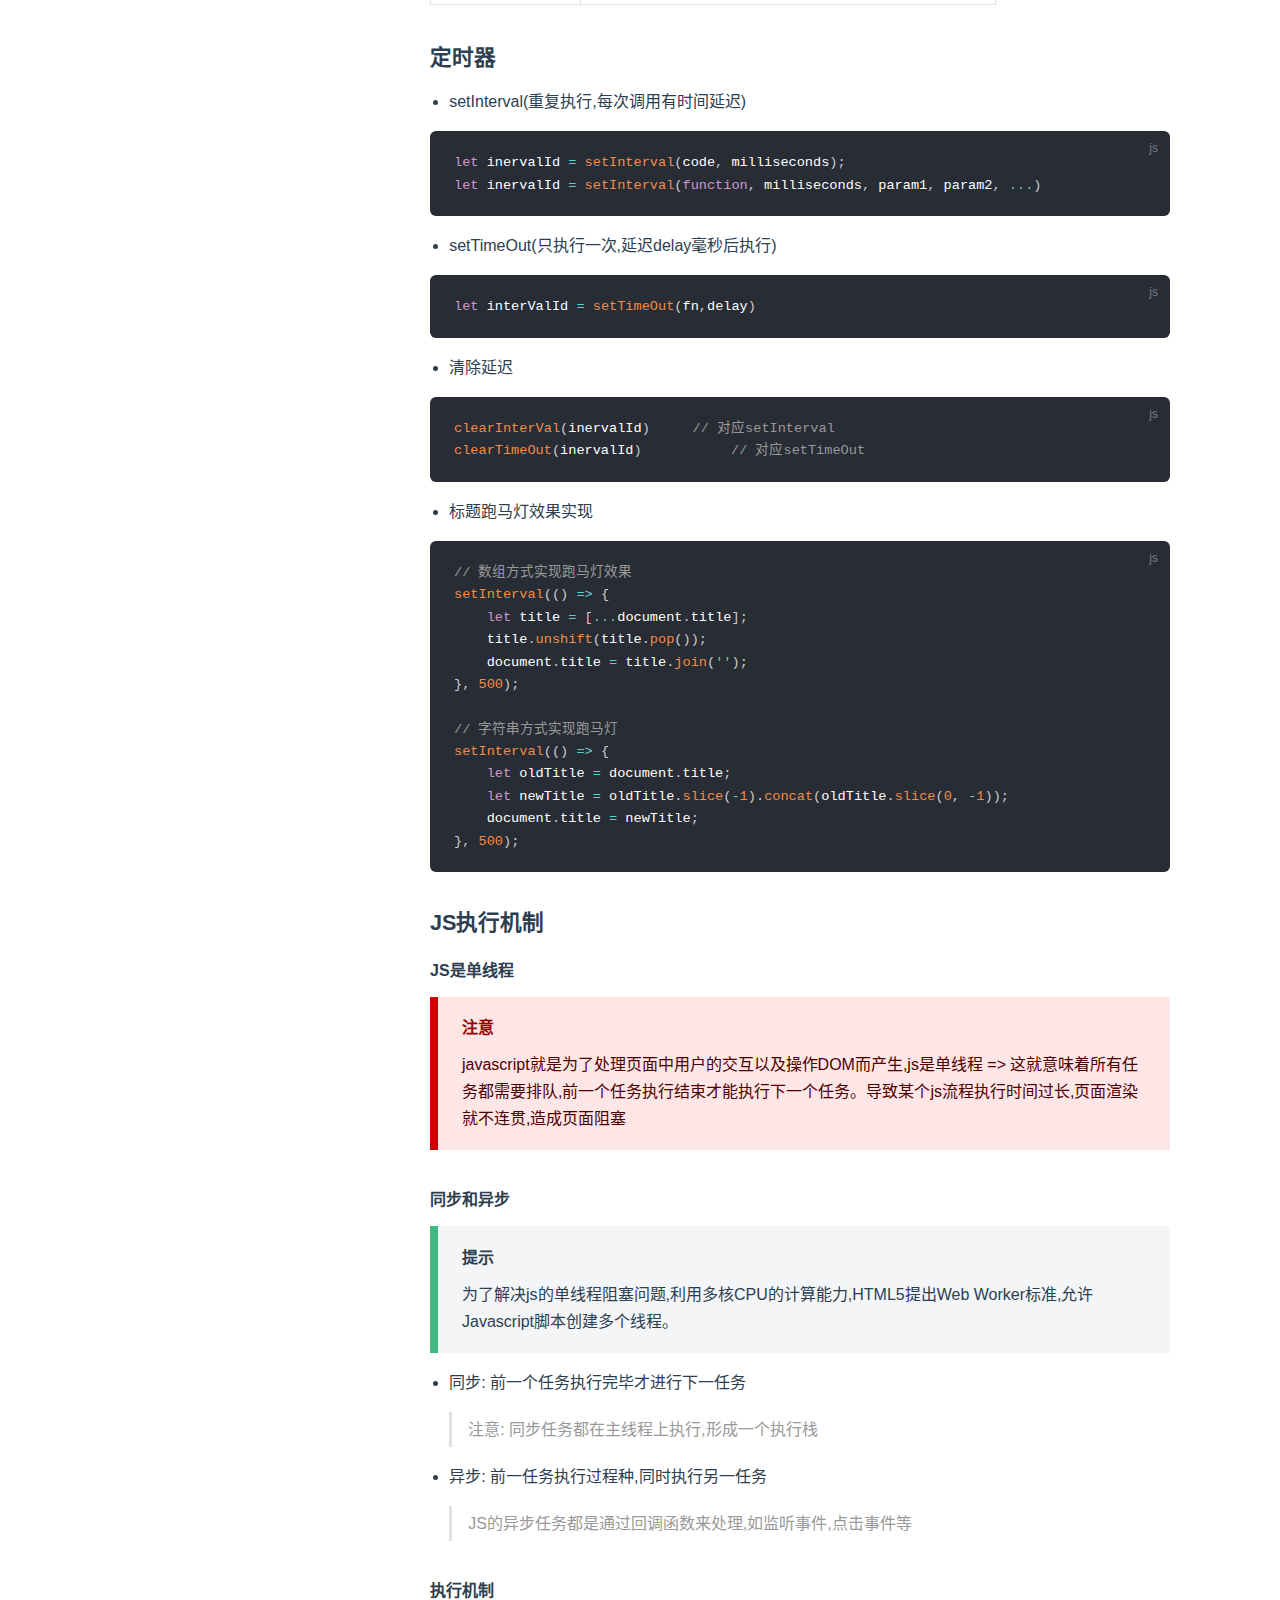
<file: JavaScript/index.html>
<!DOCTYPE html>
<html lang="zh-CN">
  <head>
    <meta charset="utf-8">
    <meta name="viewport" content="width=device-width,initial-scale=1">
    <title>DOM与BOM | 温故知新</title>
    <meta name="description" content="个人学习博客">
    <meta name="generator" content="VuePress 1.3.0">
    <link rel="icon" href="/favicon.ico">
    
    <link rel="preload" href="/assets/css/0.styles.2c233616.css" as="style"><link rel="preload" href="/assets/js/app.0ac2291d.js" as="script"><link rel="preload" href="/assets/js/2.6199c666.js" as="script"><link rel="preload" href="/assets/js/9.ea385000.js" as="script"><link rel="prefetch" href="/assets/js/10.bffbb377.js"><link rel="prefetch" href="/assets/js/11.966b18d2.js"><link rel="prefetch" href="/assets/js/12.c17d3bca.js"><link rel="prefetch" href="/assets/js/13.e081a203.js"><link rel="prefetch" href="/assets/js/14.fcd38581.js"><link rel="prefetch" href="/assets/js/15.8eeb1933.js"><link rel="prefetch" href="/assets/js/16.4ccaa748.js"><link rel="prefetch" href="/assets/js/17.68b8e4d8.js"><link rel="prefetch" href="/assets/js/3.4b110faf.js"><link rel="prefetch" href="/assets/js/4.4b8f8493.js"><link rel="prefetch" href="/assets/js/5.e010a989.js"><link rel="prefetch" href="/assets/js/6.4113db18.js"><link rel="prefetch" href="/assets/js/7.8db7dd3c.js"><link rel="prefetch" href="/assets/js/8.be3ffd36.js">
    <link rel="stylesheet" href="/assets/css/0.styles.2c233616.css">
  </head>
  <body>
    <div id="app" data-server-rendered="true"><div class="theme-container"><header class="navbar"><div class="sidebar-button"><svg xmlns="http://www.w3.org/2000/svg" aria-hidden="true" role="img" viewBox="0 0 448 512" class="icon"><path fill="currentColor" d="M436 124H12c-6.627 0-12-5.373-12-12V80c0-6.627 5.373-12 12-12h424c6.627 0 12 5.373 12 12v32c0 6.627-5.373 12-12 12zm0 160H12c-6.627 0-12-5.373-12-12v-32c0-6.627 5.373-12 12-12h424c6.627 0 12 5.373 12 12v32c0 6.627-5.373 12-12 12zm0 160H12c-6.627 0-12-5.373-12-12v-32c0-6.627 5.373-12 12-12h424c6.627 0 12 5.373 12 12v32c0 6.627-5.373 12-12 12z"></path></svg></div> <a href="/" class="home-link router-link-active"><!----> <span class="site-name">温故知新</span></a> <div class="links"><div class="search-box"><input aria-label="Search" autocomplete="off" spellcheck="false" value=""> <!----></div> <nav class="nav-links can-hide"><div class="nav-item"><a href="/" class="nav-link">
  首页
</a></div><div class="nav-item"><div class="dropdown-wrapper"><button type="button" aria-label="Web前端" class="dropdown-title"><span class="title">Web前端</span> <span class="arrow right"></span></button> <ul class="nav-dropdown" style="display:none;"><li class="dropdown-item"><!----> <a href="/CSS/" class="nav-link">
  CSS
</a></li><li class="dropdown-item"><!----> <a href="/JavaScript/" class="nav-link router-link-exact-active router-link-active">
  JacaScript
</a></li><li class="dropdown-item"><!----> <a href="/jQuery/" class="nav-link">
  jQuery
</a></li><li class="dropdown-item"><!----> <a href="/Vue.js/" class="nav-link">
  Vue.js
</a></li></ul></div></div><div class="nav-item"><div class="dropdown-wrapper"><button type="button" aria-label="程序指南" class="dropdown-title"><span class="title">程序指南</span> <span class="arrow right"></span></button> <ul class="nav-dropdown" style="display:none;"><li class="dropdown-item"><!----> <a href="/programs/git.html" class="nav-link">
  git
</a></li><li class="dropdown-item"><!----> <a href="/programs/github.html" class="nav-link">
  github
</a></li></ul></div></div><div class="nav-item"><a href="/message.html" class="nav-link">
  留言
</a></div><div class="nav-item"><a href="/about.html" class="nav-link">
  关于
</a></div><div class="nav-item"><a href="/project/" class="nav-link">
  我的项目
</a></div><div class="nav-item"><div class="dropdown-wrapper"><button type="button" aria-label="我的链接" class="dropdown-title"><span class="title">我的链接</span> <span class="arrow right"></span></button> <ul class="nav-dropdown" style="display:none;"><li class="dropdown-item"><!----> <a href="https://gitee.com/kailin0" target="_blank" rel="noopener noreferrer" class="nav-link external">
  码云
  <svg xmlns="http://www.w3.org/2000/svg" aria-hidden="true" x="0px" y="0px" viewBox="0 0 100 100" width="15" height="15" class="icon outbound"><path fill="currentColor" d="M18.8,85.1h56l0,0c2.2,0,4-1.8,4-4v-32h-8v28h-48v-48h28v-8h-32l0,0c-2.2,0-4,1.8-4,4v56C14.8,83.3,16.6,85.1,18.8,85.1z"></path> <polygon fill="currentColor" points="45.7,48.7 51.3,54.3 77.2,28.5 77.2,37.2 85.2,37.2 85.2,14.9 62.8,14.9 62.8,22.9 71.5,22.9"></polygon></svg></a></li><li class="dropdown-item"><!----> <a href="https://github.com/KAIUP" target="_blank" rel="noopener noreferrer" class="nav-link external">
  GitHub
  <svg xmlns="http://www.w3.org/2000/svg" aria-hidden="true" x="0px" y="0px" viewBox="0 0 100 100" width="15" height="15" class="icon outbound"><path fill="currentColor" d="M18.8,85.1h56l0,0c2.2,0,4-1.8,4-4v-32h-8v28h-48v-48h28v-8h-32l0,0c-2.2,0-4,1.8-4,4v56C14.8,83.3,16.6,85.1,18.8,85.1z"></path> <polygon fill="currentColor" points="45.7,48.7 51.3,54.3 77.2,28.5 77.2,37.2 85.2,37.2 85.2,14.9 62.8,14.9 62.8,22.9 71.5,22.9"></polygon></svg></a></li></ul></div></div> <!----></nav></div></header> <div class="sidebar-mask"></div> <aside class="sidebar"><nav class="nav-links"><div class="nav-item"><a href="/" class="nav-link">
  首页
</a></div><div class="nav-item"><div class="dropdown-wrapper"><button type="button" aria-label="Web前端" class="dropdown-title"><span class="title">Web前端</span> <span class="arrow right"></span></button> <ul class="nav-dropdown" style="display:none;"><li class="dropdown-item"><!----> <a href="/CSS/" class="nav-link">
  CSS
</a></li><li class="dropdown-item"><!----> <a href="/JavaScript/" class="nav-link router-link-exact-active router-link-active">
  JacaScript
</a></li><li class="dropdown-item"><!----> <a href="/jQuery/" class="nav-link">
  jQuery
</a></li><li class="dropdown-item"><!----> <a href="/Vue.js/" class="nav-link">
  Vue.js
</a></li></ul></div></div><div class="nav-item"><div class="dropdown-wrapper"><button type="button" aria-label="程序指南" class="dropdown-title"><span class="title">程序指南</span> <span class="arrow right"></span></button> <ul class="nav-dropdown" style="display:none;"><li class="dropdown-item"><!----> <a href="/programs/git.html" class="nav-link">
  git
</a></li><li class="dropdown-item"><!----> <a href="/programs/github.html" class="nav-link">
  github
</a></li></ul></div></div><div class="nav-item"><a href="/message.html" class="nav-link">
  留言
</a></div><div class="nav-item"><a href="/about.html" class="nav-link">
  关于
</a></div><div class="nav-item"><a href="/project/" class="nav-link">
  我的项目
</a></div><div class="nav-item"><div class="dropdown-wrapper"><button type="button" aria-label="我的链接" class="dropdown-title"><span class="title">我的链接</span> <span class="arrow right"></span></button> <ul class="nav-dropdown" style="display:none;"><li class="dropdown-item"><!----> <a href="https://gitee.com/kailin0" target="_blank" rel="noopener noreferrer" class="nav-link external">
  码云
  <svg xmlns="http://www.w3.org/2000/svg" aria-hidden="true" x="0px" y="0px" viewBox="0 0 100 100" width="15" height="15" class="icon outbound"><path fill="currentColor" d="M18.8,85.1h56l0,0c2.2,0,4-1.8,4-4v-32h-8v28h-48v-48h28v-8h-32l0,0c-2.2,0-4,1.8-4,4v56C14.8,83.3,16.6,85.1,18.8,85.1z"></path> <polygon fill="currentColor" points="45.7,48.7 51.3,54.3 77.2,28.5 77.2,37.2 85.2,37.2 85.2,14.9 62.8,14.9 62.8,22.9 71.5,22.9"></polygon></svg></a></li><li class="dropdown-item"><!----> <a href="https://github.com/KAIUP" target="_blank" rel="noopener noreferrer" class="nav-link external">
  GitHub
  <svg xmlns="http://www.w3.org/2000/svg" aria-hidden="true" x="0px" y="0px" viewBox="0 0 100 100" width="15" height="15" class="icon outbound"><path fill="currentColor" d="M18.8,85.1h56l0,0c2.2,0,4-1.8,4-4v-32h-8v28h-48v-48h28v-8h-32l0,0c-2.2,0-4,1.8-4,4v56C14.8,83.3,16.6,85.1,18.8,85.1z"></path> <polygon fill="currentColor" points="45.7,48.7 51.3,54.3 77.2,28.5 77.2,37.2 85.2,37.2 85.2,14.9 62.8,14.9 62.8,22.9 71.5,22.9"></polygon></svg></a></li></ul></div></div> <!----></nav>  <ul class="sidebar-links"><li><a href="/JavaScript/" class="active sidebar-link">DOM与BOM</a><ul class="sidebar-sub-headers"><li class="sidebar-sub-header"><a href="/JavaScript/#定义" class="sidebar-link">定义</a></li><li class="sidebar-sub-header"><a href="/JavaScript/#dom" class="sidebar-link">DOM</a><ul class="sidebar-sub-headers"><li class="sidebar-sub-header"><a href="/JavaScript/#dom树" class="sidebar-link">dom树</a></li><li class="sidebar-sub-header"><a href="/JavaScript/#document对象" class="sidebar-link">document对象</a></li><li class="sidebar-sub-header"><a href="/JavaScript/#元素对象" class="sidebar-link">元素对象</a></li><li class="sidebar-sub-header"><a href="/JavaScript/#节点操作" class="sidebar-link">节点操作</a></li><li class="sidebar-sub-header"><a href="/JavaScript/#dom事件" class="sidebar-link">DOM事件</a></li></ul></li><li class="sidebar-sub-header"><a href="/JavaScript/#bom" class="sidebar-link">BOM</a><ul class="sidebar-sub-headers"><li class="sidebar-sub-header"><a href="/JavaScript/#window对象" class="sidebar-link">Window对象</a></li><li class="sidebar-sub-header"><a href="/JavaScript/#location对象" class="sidebar-link">location对象</a></li><li class="sidebar-sub-header"><a href="/JavaScript/#navigator对象" class="sidebar-link">navigator对象</a></li><li class="sidebar-sub-header"><a href="/JavaScript/#history对象" class="sidebar-link">history对象</a></li><li class="sidebar-sub-header"><a href="/JavaScript/#定时器" class="sidebar-link">定时器</a></li><li class="sidebar-sub-header"><a href="/JavaScript/#js执行机制" class="sidebar-link">JS执行机制</a></li></ul></li><li class="sidebar-sub-header"><a href="/JavaScript/#网页特效" class="sidebar-link">网页特效</a><ul class="sidebar-sub-headers"><li class="sidebar-sub-header"><a href="/JavaScript/#元素偏移量offset" class="sidebar-link">元素偏移量offset</a></li><li class="sidebar-sub-header"><a href="/JavaScript/#元素可视区client" class="sidebar-link">元素可视区client</a></li><li class="sidebar-sub-header"><a href="/JavaScript/#元素滚动scroll" class="sidebar-link">元素滚动scroll</a></li></ul></li><li class="sidebar-sub-header"><a href="/JavaScript/#动画" class="sidebar-link">动画</a><ul class="sidebar-sub-headers"><li class="sidebar-sub-header"><a href="/JavaScript/#无缝滚动" class="sidebar-link">无缝滚动</a></li><li class="sidebar-sub-header"><a href="/JavaScript/#click延时解决方案-移动端" class="sidebar-link">click延时解决方案(移动端)</a></li></ul></li><li class="sidebar-sub-header"><a href="/JavaScript/#本地存储" class="sidebar-link">本地存储</a><ul class="sidebar-sub-headers"><li class="sidebar-sub-header"><a href="/JavaScript/#window-sessionstroage" class="sidebar-link">window.sessionStroage</a></li><li class="sidebar-sub-header"><a href="/JavaScript/#window-localstorage" class="sidebar-link">window.localStorage</a></li></ul></li><li class="sidebar-sub-header"><a href="/JavaScript/#参考资料" class="sidebar-link">参考资料</a></li></ul></li></ul> </aside> <main class="page"> <div class="theme-default-content content__default"><h1 id="dom与bom"><a href="#dom与bom" class="header-anchor">#</a> DOM与BOM</h1> <div class="custom-block tip"><p class="custom-block-title">前言</p> <p>以下JavaScript内容为个人笔记，记录笔记以加深对知识点的记忆。</p></div> <h2 id="定义"><a href="#定义" class="header-anchor">#</a> 定义</h2> <ul><li><p>DOM</p> <ul><li>文档对象模型(Document Object Model),对html文档页面进行编程控制的系列API接口</li> <li>提供对文档的结构化描述,定义方式对结构进行访问并进行修改结构,样式和内容</li> <li>顶级对象时是document</li></ul></li> <li><p>BOM</p> <ul><li>浏览器对象模型(Browser Object Model)</li> <li>提供系列与浏览器相关api</li> <li>顶级对象是window</li></ul></li> <li><p>BOM+DOM结构</p></li></ul> <p><img src="/bomdomcc.png" alt=""></p> <ul><li>DOM继承关系图</li></ul> <p><img src="/nodetree.png" alt=""></p> <h2 id="dom"><a href="#dom" class="header-anchor">#</a> DOM</h2> <h3 id="dom树"><a href="#dom树" class="header-anchor">#</a> dom树</h3> <p><img src="/domtree.jpg" alt=""></p> <ul><li>文档: 一个页面就是一个文档,DOM中使用document表示</li> <li>元素: 页面中的所有标签都是元素,DOM中使用element表示</li> <li>节点: 网页中的所有内容都是节点(标签,属性,文本,注释等),DOM中使用node表示</li></ul> <h3 id="document对象"><a href="#document对象" class="header-anchor">#</a> document对象</h3> <div class="custom-block tip"><p class="custom-block-title">提示</p> <p>document对象对应整个文档，整个文档相关的操作和编程的api都是通过document对象进行实现</p></div> <ul><li><p>常用属性</p> <ul><li>URL: 获取当前文档的URL地址,只读</li></ul> <div class="language-js extra-class"><pre class="language-js"><code>document<span class="token punctuation">.</span><span class="token constant">URL</span>
</code></pre></div><ul><li>title: 获取当前文档Head中的title的文字内容,可写入修改</li></ul> <div class="language-js extra-class"><pre class="language-js"><code>document<span class="token punctuation">.</span>title
</code></pre></div></li> <li><p>dom树相关操作</p> <ul><li>getElementById(id) =&gt; 根据id,返回Element✅</li> <li>getElementsByTagName(tageName) =&gt; 根据标签名(如果是*,返回所有),返回HTMLCollection集合</li> <li>getElementsByName(name) =&gt; 根据name属性,返回NodeList集合</li> <li>querySelector(selectors) =&gt; 根据css选择器✅</li> <li>querySelectorAll(selectors) =&gt; 根据css选择器✅,多个选择器以逗号分- 隔querySelectorAll( 'p,a')</li></ul></li> <li><p>获取body,html</p></li></ul> <div class="language-js extra-class"><pre class="language-js"><code><span class="token comment">// 获取body元素</span>
<span class="token keyword">const</span> bodyElem <span class="token operator">=</span> document<span class="token punctuation">.</span>body<span class="token punctuation">;</span>
<span class="token comment">// 获取Html元素</span>
<span class="token keyword">const</span> htmlElem <span class="token operator">=</span> document<span class="token punctuation">.</span>documentElement<span class="token punctuation">;</span>
</code></pre></div><h3 id="元素对象"><a href="#元素对象" class="header-anchor">#</a> 元素对象</h3> <ul><li>Element</li></ul> <div class="language-js extra-class"><pre class="language-js"><code><span class="token comment">// Element对象是所有标签元素的基础对象,封装了所有标签元素的公共方法与属性</span>
<span class="token comment">// 常用属性</span>
Element<span class="token punctuation">.</span>attributes						<span class="token comment">// 获得所有属性key-value集合</span>
Element<span class="token punctuation">.</span>className						<span class="token comment">// 获得类名(可读写)=&gt;idea:elem.className = 'pink',然后再css定义</span>
										<span class="token comment">// 注意:此方法会覆盖原有类名</span>
Element<span class="token punctuation">.</span>classList						<span class="token comment">// 返回一个元素的类属性的实时 DOMTokenList 集合(只读),通过其内部方法修改</span>
										<span class="token comment">// ie10+,</span>
Element<span class="token punctuation">.</span>id								<span class="token comment">// 获取元素id</span>
Element<span class="token punctuation">.</span>innerHTML						<span class="token comment">// 获取元素内部包裹的html标签字符串(可读写)</span>
Element<span class="token punctuation">.</span>innerText						<span class="token comment">// 获取元素内部文本,标签不识别会直接进行显示(可读写)</span>
Element<span class="token punctuation">.</span>tagName							<span class="token comment">// (只读)获取元素的标签名字符串</span>
Element<span class="token punctuation">.</span>style							<span class="token comment">// 获取/修改style样式,如Element.style.backgroundColor</span>
<span class="token comment">// 常用方法</span>
Element<span class="token punctuation">.</span><span class="token function">getAttribute</span><span class="token punctuation">(</span>attrName<span class="token punctuation">)</span>			<span class="token comment">// 返回属性的字符串值,适合获取自定义属性data-</span>
Element<span class="token punctuation">.</span><span class="token function">removeAttribute</span><span class="token punctuation">(</span>attrName<span class="token punctuation">)</span>		<span class="token comment">// 从指定的元素中删除一个属性</span>
Element<span class="token punctuation">.</span><span class="token function">setAttribute</span><span class="token punctuation">(</span>attrName<span class="token punctuation">,</span>value<span class="token punctuation">)</span>	<span class="token comment">// 设置属性</span>
Element<span class="token punctuation">.</span><span class="token function">hasAttribute</span><span class="token punctuation">(</span>attrName<span class="token punctuation">)</span>			<span class="token comment">// 检测属性是否存在</span>
Element<span class="token punctuation">.</span><span class="token function">getElementsByClassName</span><span class="token punctuation">(</span><span class="token punctuation">)</span>		<span class="token comment">// 获取后代元素根据className</span>
Element<span class="token punctuation">.</span><span class="token function">getElementsByTagName</span><span class="token punctuation">(</span><span class="token punctuation">)</span>			<span class="token comment">// 获取后代元素根据tagName</span>
<span class="token operator">...</span>

Element<span class="token punctuation">.</span>dataset<span class="token punctuation">.</span>index <span class="token operator">|</span> Element<span class="token punctuation">.</span>dataset<span class="token punctuation">[</span><span class="token string">'index'</span><span class="token punctuation">]</span>  <span class="token comment">// 用于获取data-自定义属性(h5新增),支持驼峰命名获取(ie11+)</span>
</code></pre></div><ul><li>HTMLCollection</li></ul> <div class="language-js extra-class"><pre class="language-js"><code><span class="token comment">// HTMLCollection对象,是伪数组。元素的动态集合,提供了用来从该集合选择元素的方法和属性,当其所包含的文档结构发生改变时,会自动更新.</span>
<span class="token comment">// 常用属性</span>
HTMLCollection<span class="token punctuation">.</span>length 		<span class="token comment">// 返回集合中子元素的数组</span>
<span class="token comment">// 常用方法</span>
HTMLCollection<span class="token punctuation">.</span><span class="token function">item</span><span class="token punctuation">(</span><span class="token punctuation">)</span>		<span class="token comment">// 根据给定的索引（从0开始），返回具体的节点</span>
HTMLCollection<span class="token punctuation">.</span><span class="token function">namedItem</span><span class="token punctuation">(</span><span class="token punctuation">)</span> 	<span class="token comment">// 根据 Id 返回指定节点，或者作为备用，根据字符串所表示的 name 属性来匹配</span>
</code></pre></div><h3 id="节点操作"><a href="#节点操作" class="header-anchor">#</a> 节点操作</h3> <div class="custom-block tip"><p class="custom-block-title">提示</p> <p>一般的，节点至少拥有nodeType(节点类型)，nodeName(节点名称)，nodeValue(节点值)</p></div> <ul><li>元素节点 nodeType为1</li> <li>属性节点 nodeType为2</li> <li>文本节点 nodeType为3(文本几点包含文字,空格,换行等)</li></ul> <h4 id="节点层级"><a href="#节点层级" class="header-anchor">#</a> 节点层级</h4> <ul><li>父级节点</li></ul> <div class="language-js extra-class"><pre class="language-js"><code>node<span class="token punctuation">.</span>parentNode <span class="token comment">// 找不到返回null</span>
</code></pre></div><ul><li>子节点</li></ul> <div class="language-js extra-class"><pre class="language-js"><code>parentNode<span class="token punctuation">.</span>childNodes 			<span class="token comment">// 注意: 会返回3种子节点=&gt;如果指向某种节点,可通过nodeType判断</span>
parentNode<span class="token punctuation">.</span>firstChild			<span class="token comment">// 返回第一个子节点(会包括3种节点)</span>
parentNode<span class="token punctuation">.</span>lastChild			<span class="token comment">// 获取最后一个子节点(会包括3种节点)</span>

parentNode<span class="token punctuation">.</span>children				<span class="token comment">// 只获取子元素节点</span>
parentNode<span class="token punctuation">.</span>firstElementChild	<span class="token comment">// 获取第一个子元素节点(ie9+)</span>
parentNode<span class="token punctuation">.</span>lastElementChild		<span class="token comment">// 获取最后一个子元素节点(ie9+)</span>
</code></pre></div><ul><li>兄弟节点</li></ul> <div class="language-js extra-class"><pre class="language-js"><code>node<span class="token punctuation">.</span>nextSibling				<span class="token comment">// 当前元素的下一个兄弟节点(会包含3种节点)</span>
node<span class="token punctuation">.</span>previousSibling			<span class="token comment">// 当前元素的上一个兄弟节点(会包含3种节点)</span>

node<span class="token punctuation">.</span>nextElementSibling			<span class="token comment">// 当前元素的下一个兄弟元素节点(ie9+)</span>
node<span class="token punctuation">.</span>previousElementSibling		<span class="token comment">// 当前元素的上一个兄弟元素节点(ie9+)</span>
</code></pre></div><ul><li>节点创建与添加</li></ul> <div class="language-js extra-class"><pre class="language-js"><code><span class="token comment">// 创建节点</span>
<span class="token keyword">let</span> li <span class="token operator">=</span> document<span class="token punctuation">.</span><span class="token function">createElement</span><span class="token punctuation">(</span><span class="token string">'li'</span><span class="token punctuation">)</span><span class="token punctuation">;</span>
<span class="token comment">// 在已有子节点后面追加节点(不会覆盖原有节点)</span>
parentNode<span class="token punctuation">.</span><span class="token function">appendChild</span><span class="token punctuation">(</span>li<span class="token punctuation">)</span><span class="token punctuation">;</span>
<span class="token comment">// 在指定子节点前面追加节点(不会覆盖原有节点)</span>
parentNode<span class="token punctuation">.</span><span class="token function">insertBefore</span><span class="token punctuation">(</span>child<span class="token punctuation">,</span>指定子元素<span class="token punctuation">)</span>
</code></pre></div><ul><li>节点移除</li></ul> <div class="language-js extra-class"><pre class="language-js"><code>parentNode<span class="token punctuation">.</span><span class="token function">removeChild</span><span class="token punctuation">(</span>child节点<span class="token punctuation">)</span>		<span class="token comment">// 删除父元素的某个子节点</span>
</code></pre></div><ul><li>节点复制</li></ul> <div class="language-js extra-class"><pre class="language-js"><code>node<span class="token punctuation">.</span><span class="token function">cloneNode</span><span class="token punctuation">(</span><span class="token punctuation">)</span>	<span class="token comment">// 拷贝node节点=&gt;浅拷贝,只拷贝标签,不拷贝里面内容</span>
node<span class="token punctuation">.</span><span class="token function">cloneNode</span><span class="token punctuation">(</span><span class="token boolean">true</span><span class="token punctuation">)</span><span class="token comment">// 拷贝node节点=&gt;深度拷贝,拷贝标签以及里面内容</span>
</code></pre></div><ul><li>三种动态创建元素的区别</li></ul> <div class="language-js extra-class"><pre class="language-js"><code>document<span class="token punctuation">.</span><span class="token function">write</span><span class="token punctuation">(</span><span class="token string">'&lt;div&gt;123&lt;/div&gt;'</span><span class="token punctuation">)</span>  		<span class="token comment">// 注意:当页面文档流加载完毕,会进行重绘</span>
element<span class="token punctuation">.</span>innerHTML <span class="token operator">=</span> <span class="token string">'&lt;div&gt;123&lt;/div&gt;'</span>	<span class="token comment">// 不要重复拼接字符串,内存消耗过大</span>
document<span class="token punctuation">.</span><span class="token function">createElement</span><span class="token punctuation">(</span><span class="token punctuation">)</span>                <span class="token comment">// 建议使用</span>
</code></pre></div><h3 id="dom事件"><a href="#dom事件" class="header-anchor">#</a> DOM事件</h3> <h4 id="鼠标事件"><a href="#鼠标事件" class="header-anchor">#</a> 鼠标事件</h4> <table><thead><tr><th style="text-align:left;">鼠标事件</th> <th style="text-align:left;">触发条件</th></tr></thead> <tbody><tr><td style="text-align:left;">onclick</td> <td style="text-align:left;">鼠标点击左键触发</td></tr> <tr><td style="text-align:left;">onmouseover</td> <td style="text-align:left;">鼠标经过触发</td></tr> <tr><td style="text-align:left;">onmouseout</td> <td style="text-align:left;">鼠标离开触发</td></tr> <tr><td style="text-align:left;">onfocus</td> <td style="text-align:left;">获得鼠标焦点触发</td></tr> <tr><td style="text-align:left;">onblur</td> <td style="text-align:left;">失去鼠标焦点触发</td></tr> <tr><td style="text-align:left;">onmousemove</td> <td style="text-align:left;">鼠标移动触发</td></tr> <tr><td style="text-align:left;">onmouseup</td> <td style="text-align:left;">鼠标弹起触发</td></tr> <tr><td style="text-align:left;">onmousedown</td> <td style="text-align:left;">鼠标按下触发</td></tr> <tr><td style="text-align:left;">oncontextmenu</td> <td style="text-align:left;">阻止鼠标右键菜单(阻止默认行为)</td></tr> <tr><td style="text-align:left;">onselectstart</td> <td style="text-align:left;">禁止鼠标选取内容(阻止默认行为)</td></tr> <tr><td style="text-align:left;">onselect</td> <td style="text-align:left;">禁止复制(阻止默认行为)</td></tr></tbody></table> <h4 id="mouseenter与mouseover的区别"><a href="#mouseenter与mouseover的区别" class="header-anchor">#</a> mouseenter与mouseover的区别</h4> <div class="custom-block tip"><p class="custom-block-title">提示</p> <p>mouseover搭配mouseout<br>
mouseenter搭配mouseleave</p></div> <div class="custom-block danger"><p class="custom-block-title">注意</p> <p>mouseover经过自身会触发事件，自身的父级也会触发(支持事件冒泡)。<br>
mouseenter只有经过自身盒子才触发(不支持事件冒泡)。</p></div> <h4 id="键盘事件"><a href="#键盘事件" class="header-anchor">#</a> 键盘事件</h4> <div class="custom-block tip"><p class="custom-block-title">提示</p> <p>三个事件的执行顺序: keydown &gt; keypress &gt; keyup</p></div> <table><thead><tr><th style="text-align:left;">键盘事件</th> <th style="text-align:left;">触发条件</th></tr></thead> <tbody><tr><td style="text-align:left;">keyup</td> <td style="text-align:left;">某个键盘按键松开触发</td></tr> <tr><td style="text-align:left;">keydown</td> <td style="text-align:left;">某个键盘按键按下时触发,只要不松开会一直触发</td></tr> <tr><td style="text-align:left;">keypress</td> <td style="text-align:left;">某个键盘按键按下时触发,不识别功能键(ctrl,上下箭头等),只要不松开会一直触发</td></tr></tbody></table> <h4 id="注册事件"><a href="#注册事件" class="header-anchor">#</a> 注册事件</h4> <div class="custom-block tip"><p class="custom-block-title">提示</p> <p>注册事件有两种方式:传统方式和监听方式</p></div> <ul><li>传统方式: 使用on前缀 =&gt; 事件注册具有唯一性,后者会覆盖前者</li></ul> <div class="language-js extra-class"><pre class="language-js"><code><span class="token operator">&lt;</span>p onclick<span class="token operator">=</span><span class="token string">&quot;alert(123)&quot;</span><span class="token operator">&gt;</span>
  点击  
<span class="token operator">&lt;</span><span class="token operator">/</span>p<span class="token operator">&gt;</span>
<span class="token keyword">const</span> elem <span class="token operator">=</span> document<span class="token punctuation">.</span><span class="token function">querySelector</span><span class="token punctuation">(</span><span class="token string">'p'</span><span class="token punctuation">)</span>
elem<span class="token punctuation">.</span><span class="token function-variable function">onclick</span> <span class="token operator">=</span> <span class="token keyword">function</span><span class="token punctuation">(</span><span class="token punctuation">)</span> <span class="token punctuation">{</span>
    <span class="token function">alert</span><span class="token punctuation">(</span><span class="token string">'点击段落'</span><span class="token punctuation">)</span><span class="token punctuation">;</span>
<span class="token punctuation">}</span>
<span class="token comment">// 解绑事件</span>
elem<span class="token punctuation">.</span>onclick <span class="token operator">=</span> <span class="token keyword">null</span>
</code></pre></div><ul><li>监听方式</li></ul> <div class="language-js extra-class"><pre class="language-js"><code><span class="token comment">// true:事件句柄在捕获阶段执行 false(默认):事件句柄在冒泡阶段执行</span>
<span class="token comment">// 注意:解除绑定与绑定的事件内存地址需要相同</span>
<span class="token keyword">let</span> div <span class="token operator">=</span> document<span class="token punctuation">.</span><span class="token function">getElementById</span><span class="token punctuation">(</span><span class="token string">'div'</span><span class="token punctuation">)</span>
<span class="token keyword">function</span> <span class="token function">listener</span><span class="token punctuation">(</span><span class="token parameter">event</span><span class="token punctuation">)</span> <span class="token punctuation">{</span>
    
<span class="token punctuation">}</span>
div<span class="token punctuation">.</span><span class="token function">addEventListener</span><span class="token punctuation">(</span><span class="token string">'click'</span><span class="token punctuation">,</span>listener<span class="token punctuation">,</span><span class="token boolean">true</span><span class="token punctuation">)</span>
div<span class="token punctuation">.</span><span class="token function">removeEventListener</span><span class="token punctuation">(</span><span class="token string">'click'</span><span class="token punctuation">,</span>listener<span class="token punctuation">,</span><span class="token boolean">true</span><span class="token punctuation">)</span>

<span class="token comment">// ie9以前使用attachEvent,处理兼容性再用吧💩</span>
div<span class="token punctuation">.</span><span class="token function">attachEvent</span><span class="token punctuation">(</span><span class="token string">'onclick'</span><span class="token punctuation">,</span>method<span class="token punctuation">)</span> <span class="token comment">// 绑定</span>
div<span class="token punctuation">.</span><span class="token function">detachEvent</span><span class="token punctuation">(</span><span class="token string">'onclick'</span><span class="token punctuation">,</span>method<span class="token punctuation">)</span> <span class="token comment">// 移除</span>
</code></pre></div><h4 id="触屏事件-移动端"><a href="#触屏事件-移动端" class="header-anchor">#</a> 触屏事件(移动端)</h4> <div class="custom-block tip"><p class="custom-block-title">提示</p> <p>触屏事件touch,存在于安卓与ios,touch事件可响应用户手指(或触控笔)对屏幕或者触控板操作</p></div> <table><thead><tr><th style="text-align:left;">触屏touch事件</th> <th style="text-align:left;">说明</th></tr></thead> <tbody><tr><td style="text-align:left;">touchstart</td> <td style="text-align:left;">手指触摸到一个dom元素时触发</td></tr> <tr><td style="text-align:left;">touchmove</td> <td style="text-align:left;">手指在一个dom元素上滑触发</td></tr> <tr><td style="text-align:left;">touchend</td> <td style="text-align:left;">手指从一个dom元素上移开触发</td></tr></tbody></table> <ul><li>触屏事件对象(touchEvent)</li></ul> <div class="custom-block tip"><p class="custom-block-title">提示</p> <p>touchEvent是一类描述手指在触摸平面(触摸屏等)的状态变化的事件对象,这类事件用于描述一个或多个触点,使开发者可以检测触点的移动,触点的增加和减少等</p></div> <table><thead><tr><th style="text-align:left;">touchEvent对象</th> <th style="text-align:left;">说明</th></tr></thead> <tbody><tr><td style="text-align:left;">event.touches</td> <td style="text-align:left;">正在触摸屏幕的所有手指的一个列表(可判断双指还是单指触屏)</td></tr> <tr><td style="text-align:left;">event.targetTouches</td> <td style="text-align:left;">正在触摸当前dom元素上的手指的一个列表</td></tr> <tr><td style="text-align:left;">event.changedTouches</td> <td style="text-align:left;">手指状态发生了改变的列表,从无到有,从有到无变化</td></tr></tbody></table> <h4 id="事件流"><a href="#事件流" class="header-anchor">#</a> 事件流</h4> <div class="custom-block tip"><p class="custom-block-title">提示</p> <p>事件分为捕获阶段与冒泡阶段.捕获阶段就是事件信息从顶层向下层传递的过程,冒泡时事件反应处理从底层向上层反馈的过程。</p></div> <p>js可以通过addEventListener来实现捕获阶段或者冒泡阶段的事件响应方法注册
<img src="/eventpool.jpg" alt=""></p> <h4 id="事件对象"><a href="#事件对象" class="header-anchor">#</a> 事件对象</h4> <div class="custom-block tip"><p class="custom-block-title">提示</p> <p>事件对象鼠标事件(MouseEvent),则记录鼠标相关信息,如坐标等;键盘事件(KeyboardEvent),则记录键盘相关信息,如点击的哪个按键</p></div> <div class="language-js extra-class"><pre class="language-js"><code>elem<span class="token punctuation">.</span><span class="token function-variable function">onclick</span> <span class="token operator">=</span> <span class="token keyword">function</span><span class="token punctuation">(</span><span class="token parameter">event</span><span class="token punctuation">)</span> <span class="token punctuation">{</span> <span class="token comment">// 此处的event就是事件对象</span>
    event<span class="token punctuation">.</span>target 				 <span class="token comment">// 返回触发事件的元素,不同于this返回的是绑定事件的元素</span>
    event<span class="token punctuation">.</span>srcElement			 <span class="token comment">// 同event.target,ie兼容处理使用(ie6,7,8),非标准</span>
    event<span class="token punctuation">.</span>relatedTarget			 <span class="token comment">// 返回绑定事件的元素,类似于this</span>
    event<span class="token punctuation">.</span>type					 <span class="token comment">// 获取事件触发类型,如click</span>
    event<span class="token punctuation">.</span>pageX <span class="token operator">|</span> event<span class="token punctuation">.</span>pageY	 <span class="token comment">// 获取光标相对于页面的x坐标和y坐标 ie9+</span>
    event<span class="token punctuation">.</span>clientX <span class="token operator">|</span> event<span class="token punctuation">.</span>clientY<span class="token comment">// 获取光标相对可视区域的x坐标与y坐标(不受滚动条影响)</span>
    event<span class="token punctuation">.</span>screenX <span class="token operator">|</span> event<span class="token punctuation">.</span>screenY<span class="token comment">// 获取光标相对电脑屏幕的x坐标与y坐标</span>
    event<span class="token punctuation">.</span>which					 <span class="token comment">// 代表获取到的鼠标或键盘的输出的值,鼠标分别为0,1,2</span>
    event<span class="token punctuation">.</span>key					 <span class="token comment">// 获取按下的按键值</span>
    event<span class="token punctuation">.</span>keyCode				 <span class="token comment">// 获取按下按键的ascii码值</span>
<span class="token punctuation">}</span>
</code></pre></div><h4 id="默认行为与冒泡阻止"><a href="#默认行为与冒泡阻止" class="header-anchor">#</a> 默认行为与冒泡阻止</h4> <ul><li><p>常见html默认行为</p> <ul><li>Submit按钮: 在form表单中的,提交form表单中的数据到服务器</li> <li>Button: 在手机浏览器中, 若是在form中,则是submit</li> <li>a标签: 默认将当前页面跳转为a标签中href的地址</li></ul></li> <li><p>阻止事件默认行为</p></li></ul> <div class="language-js extra-class"><pre class="language-js"><code><span class="token operator">&lt;</span><span class="token operator">!</span><span class="token operator">--</span> 方式<span class="token number">4</span> <span class="token operator">--</span><span class="token operator">&gt;</span>
<span class="token operator">&lt;</span>a onclick<span class="token operator">=</span><span class="token string">&quot;javascript:;&quot;</span><span class="token operator">&gt;</span>点击<span class="token operator">&lt;</span><span class="token operator">/</span>a<span class="token operator">&gt;</span>

<span class="token operator">&lt;</span>script<span class="token operator">&gt;</span>
	<span class="token keyword">const</span> a <span class="token operator">=</span> document<span class="token punctuation">.</span><span class="token function">querySelector</span><span class="token punctuation">(</span><span class="token string">'a'</span><span class="token punctuation">)</span><span class="token punctuation">;</span>
    a<span class="token punctuation">.</span><span class="token function-variable function">onclick</span> <span class="token operator">=</span> <span class="token keyword">function</span><span class="token punctuation">(</span><span class="token parameter">event</span><span class="token punctuation">)</span> <span class="token punctuation">{</span>
        <span class="token comment">// 方式1</span>
        event<span class="token punctuation">.</span><span class="token function">preventDefault</span><span class="token punctuation">(</span><span class="token punctuation">)</span>
        <span class="token comment">// 方式2,低版本ie使用</span>
        event<span class="token punctuation">.</span><span class="token function">returnValue</span><span class="token punctuation">(</span><span class="token punctuation">)</span>
        <span class="token comment">// 方式3,addEventListener注册方式无效</span>
        <span class="token keyword">return</span> <span class="token boolean">false</span> 
    <span class="token punctuation">}</span>
<span class="token operator">&lt;</span><span class="token operator">/</span>script<span class="token operator">&gt;</span>
</code></pre></div><ul><li>阻止冒泡</li></ul> <div class="language-js extra-class"><pre class="language-js"><code><span class="token operator">&lt;</span>div <span class="token keyword">class</span><span class="token operator">=</span><span class="token string">&quot;parent&quot;</span><span class="token operator">&gt;</span>
    <span class="token operator">&lt;</span>div <span class="token keyword">class</span><span class="token operator">=</span><span class="token string">&quot;child&quot;</span><span class="token operator">&gt;</span><span class="token operator">&lt;</span><span class="token operator">/</span>div<span class="token operator">&gt;</span>
<span class="token operator">&lt;</span><span class="token operator">/</span>div<span class="token operator">&gt;</span>
<span class="token operator">&lt;</span>script<span class="token operator">&gt;</span>
	<span class="token keyword">const</span> pElem <span class="token operator">=</span> document<span class="token punctuation">.</span><span class="token function">querySelector</span><span class="token punctuation">(</span><span class="token string">'.parent'</span><span class="token punctuation">)</span>
    <span class="token keyword">const</span> cElem <span class="token operator">=</span> document<span class="token punctuation">.</span><span class="token function">querySelector</span><span class="token punctuation">(</span><span class="token string">'.child'</span><span class="token punctuation">)</span>
    cElem<span class="token punctuation">.</span><span class="token function-variable function">onclick</span> <span class="token operator">=</span> <span class="token keyword">function</span><span class="token punctuation">(</span><span class="token parameter">event</span><span class="token punctuation">)</span> <span class="token punctuation">{</span>
        <span class="token comment">// 标准: 阻止冒泡</span>
        event<span class="token punctuation">.</span><span class="token function">stopPropagation</span><span class="token punctuation">(</span><span class="token punctuation">)</span>
        <span class="token comment">// 非标准: 阻止冒泡(ie678)</span>
        event<span class="token punctuation">.</span>cancalBabel <span class="token operator">=</span> <span class="token boolean">true</span>
    <span class="token punctuation">}</span>
<span class="token operator">&lt;</span><span class="token operator">/</span>script<span class="token operator">&gt;</span>
</code></pre></div><h4 id="事件委托"><a href="#事件委托" class="header-anchor">#</a> 事件委托</h4> <div class="custom-block tip"><p class="custom-block-title">提示</p> <p>事件委托又叫事件代理,jquery里面称为事件委派</p> <ul><li>原理: 不再每个子节点单独设置事件监听器(提高了性能),而是将事件监听器设置再父级元素上,然后利用冒泡原理影响每个子节点</li></ul></div> <div class="language-js extra-class"><pre class="language-js"><code><span class="token operator">&lt;</span>ul<span class="token operator">&gt;</span>
    <span class="token operator">&lt;</span>li<span class="token operator">&gt;</span><span class="token number">1</span><span class="token operator">&lt;</span><span class="token operator">/</span>li<span class="token operator">&gt;</span>
    <span class="token operator">&lt;</span>li<span class="token operator">&gt;</span><span class="token number">2</span><span class="token operator">&lt;</span><span class="token operator">/</span>li<span class="token operator">&gt;</span>
    <span class="token operator">&lt;</span>li<span class="token operator">&gt;</span><span class="token number">3</span><span class="token operator">&lt;</span><span class="token operator">/</span>li<span class="token operator">&gt;</span>
<span class="token operator">&lt;</span><span class="token operator">/</span>ul<span class="token operator">&gt;</span>

<span class="token operator">&lt;</span>script<span class="token operator">&gt;</span>
    <span class="token keyword">const</span> ul <span class="token operator">=</span> document<span class="token punctuation">.</span><span class="token function">querySelector</span><span class="token punctuation">(</span><span class="token string">'ul'</span><span class="token punctuation">)</span><span class="token punctuation">;</span>
    ul<span class="token punctuation">.</span><span class="token function">addEventListener</span><span class="token punctuation">(</span><span class="token string">'click'</span><span class="token punctuation">,</span> <span class="token parameter">event</span> <span class="token operator">=&gt;</span> <span class="token punctuation">{</span>
        <span class="token comment">// 不用单独每个li绑定事件</span>
        console<span class="token punctuation">.</span><span class="token function">log</span><span class="token punctuation">(</span>event<span class="token punctuation">.</span>target<span class="token punctuation">)</span><span class="token punctuation">;</span>
    <span class="token punctuation">}</span><span class="token punctuation">)</span><span class="token punctuation">;</span>
<span class="token operator">&lt;</span><span class="token operator">/</span>script<span class="token operator">&gt;</span>
</code></pre></div><h2 id="bom"><a href="#bom" class="header-anchor">#</a> BOM</h2> <div class="custom-block tip"><p class="custom-block-title">提示</p> <p>BOM没有标准组织，ECMA有ECMA组织，DOM有W3C组织制定，而BOM还是在延用网景的标准,兼容较差</p> <ul><li>它是js访问浏览器窗口的一个接口</li> <li>它是一个全局对象,定义在全局作用域的变量,函数都会变成window对象的属性和方法 =&gt; this指向问题产生</li></ul></div> <h3 id="window对象"><a href="#window对象" class="header-anchor">#</a> Window对象</h3> <h4 id="属性"><a href="#属性" class="header-anchor">#</a> 属性</h4> <div class="language-js extra-class"><pre class="language-js"><code>window<span class="token punctuation">.</span>innerWidth	<span class="token comment">// 获取当前屏幕宽度,tip 可用来做响应式布局,还是推荐媒体查询,flex做响应式布局</span>
window<span class="token punctuation">.</span>innerHeight	<span class="token comment">// 获取当前屏幕高度</span>
</code></pre></div><h4 id="方法"><a href="#方法" class="header-anchor">#</a> 方法</h4> <div class="language-js extra-class"><pre class="language-js"><code>window<span class="token punctuation">.</span><span class="token function">scroll</span><span class="token punctuation">(</span>x<span class="token punctuation">,</span>y<span class="token punctuation">)</span>	<span class="token comment">// 滚动窗口至文档中的特定位置 =&gt; such: window.scroll(0,0) 滚动到页面顶部</span>
</code></pre></div><h4 id="事件"><a href="#事件" class="header-anchor">#</a> 事件</h4> <ul><li>窗口加载事件</li></ul> <div class="language-js extra-class"><pre class="language-js"><code>window<span class="token punctuation">.</span><span class="token function-variable function">onload</span> <span class="token operator">=</span> <span class="token keyword">function</span><span class="token punctuation">(</span><span class="token punctuation">)</span> <span class="token punctuation">{</span><span class="token punctuation">}</span>
<span class="token comment">// 或</span>
window<span class="token punctuation">.</span><span class="token function">addEventListener</span><span class="token punctuation">(</span><span class="token string">'load'</span><span class="token punctuation">,</span><span class="token keyword">function</span><span class="token punctuation">(</span><span class="token punctuation">)</span> <span class="token punctuation">{</span><span class="token punctuation">}</span><span class="token punctuation">)</span>

<span class="token comment">// window.onload是窗口加载事件,当文档内容完全加载会触发该事件(包括图像,脚本文件,css文件等)</span>
<span class="token comment">// window.onload传统注册事件只能写一次,如果多次会以最后一个为准,addEventListener没有此问题</span>

window<span class="token punctuation">.</span><span class="token function">addEventListener</span><span class="token punctuation">(</span><span class="token string">'DOMContentLoaded'</span><span class="token punctuation">,</span><span class="token keyword">function</span><span class="token punctuation">(</span><span class="token punctuation">)</span><span class="token punctuation">{</span><span class="token punctuation">}</span><span class="token punctuation">)</span> <span class="token comment">// 只要dom文档加载完就会触发监听事件</span>
</code></pre></div><ul><li>窗口大小调整事件</li></ul> <div class="language-js extra-class"><pre class="language-js"><code><span class="token comment">// 窗口大小发生变化,就会触发</span>
window<span class="token punctuation">.</span><span class="token function-variable function">onresize</span> <span class="token operator">=</span> <span class="token keyword">function</span><span class="token punctuation">(</span><span class="token punctuation">)</span> <span class="token punctuation">{</span><span class="token punctuation">}</span>
window<span class="token punctuation">.</span><span class="token function">addEventListener</span><span class="token punctuation">(</span><span class="token string">'resize'</span><span class="token punctuation">,</span><span class="token keyword">function</span><span class="token punctuation">(</span><span class="token punctuation">)</span> <span class="token punctuation">{</span><span class="token punctuation">}</span><span class="token punctuation">)</span>
</code></pre></div><h3 id="location对象"><a href="#location对象" class="header-anchor">#</a> location对象</h3> <h4 id="属性-2"><a href="#属性-2" class="header-anchor">#</a> 属性</h4> <div class="language-js extra-class"><pre class="language-js"><code>location<span class="token punctuation">.</span>href		<span class="token comment">// 获取或设置整个URL</span>
location<span class="token punctuation">.</span>host		<span class="token comment">// 返回主机域名</span>
location<span class="token punctuation">.</span>port		<span class="token comment">// 返回端口号</span>
location<span class="token punctuation">.</span>pathname	<span class="token comment">// 返回路径</span>
location<span class="token punctuation">.</span>search		<span class="token comment">// 返回参数</span>
location<span class="token punctuation">.</span>hash		<span class="token comment">// 返回锚点</span>
</code></pre></div><h4 id="方法-2"><a href="#方法-2" class="header-anchor">#</a> 方法</h4> <div class="language-js extra-class"><pre class="language-js"><code>location<span class="token punctuation">.</span><span class="token function">assign</span><span class="token punctuation">(</span><span class="token punctuation">)</span>		<span class="token comment">// 跟href相同,实现跳转页面</span>
location<span class="token punctuation">.</span><span class="token function">replace</span><span class="token punctuation">(</span><span class="token punctuation">)</span>		<span class="token comment">// 替换当前页面,因为不记录历史,所以不能后退页面</span>
location<span class="token punctuation">.</span><span class="token function">reload</span><span class="token punctuation">(</span><span class="token punctuation">)</span>		<span class="token comment">// 重新加载页面,参数为true会强制刷新</span>
</code></pre></div><h4 id="url-同一资源定位符"><a href="#url-同一资源定位符" class="header-anchor">#</a> URL(同一资源定位符)</h4> <div class="language-js extra-class"><pre class="language-js"><code><span class="token comment">// url的一般语法格式为</span>
protocol<span class="token operator">:</span><span class="token operator">/</span><span class="token operator">/</span>host<span class="token punctuation">[</span><span class="token operator">:</span>port<span class="token punctuation">]</span><span class="token operator">/</span>path<span class="token operator">/</span><span class="token punctuation">[</span><span class="token operator">?</span>jquery<span class="token punctuation">]</span>#fragment
https<span class="token operator">:</span><span class="token operator">/</span><span class="token operator">/</span>www<span class="token punctuation">.</span>baidu<span class="token punctuation">.</span>com<span class="token operator">/</span>index<span class="token punctuation">.</span>html<span class="token operator">?</span>name<span class="token operator">=</span>andy<span class="token operator">&amp;</span>age<span class="token operator">=</span><span class="token number">18</span>#link
</code></pre></div><table><thead><tr><th style="text-align:left;">组成</th> <th>说明</th></tr></thead> <tbody><tr><td style="text-align:left;">protocol</td> <td>通信协议,如http,https,ftp,maito</td></tr> <tr><td style="text-align:left;">host</td> <td>某个键盘按键按下时触发,只要不松开会一直触发</td></tr> <tr><td style="text-align:left;">port</td> <td>端口(默认80)</td></tr> <tr><td style="text-align:left;">path</td> <td>资源路径</td></tr> <tr><td style="text-align:left;">query</td> <td>参数,以键值对形式</td></tr> <tr><td style="text-align:left;">fragment</td> <td>锚点</td></tr></tbody></table> <h3 id="navigator对象"><a href="#navigator对象" class="header-anchor">#</a> navigator对象</h3> <div class="custom-block tip"><p class="custom-block-title">提示</p> <p>navigator对象包含了很多设备相关属性例如操作系统,版本号等信息</p></div> <div class="language-js extra-class"><pre class="language-js"><code><span class="token comment">// case: 使用userAgent识别手机pc</span>
<span class="token keyword">if</span><span class="token punctuation">(</span>navigator<span class="token punctuation">.</span>userAgent<span class="token punctuation">.</span><span class="token function">match</span><span class="token punctuation">(</span><span class="token regex">/(phone|pad|pod|iPhone|iPod|ios|iPad|Android|Mobile|BlackBerry|IEMobile|MQQBrowser|JUC|Fennec|wOSBrowser|BrowserNG|WebOS|Symbian|Windows Phone)/i</span><span class="token punctuation">)</span><span class="token punctuation">)</span> <span class="token punctuation">{</span>
    window<span class="token punctuation">.</span>location<span class="token punctuation">.</span>href <span class="token operator">=</span> <span class="token string">''</span><span class="token punctuation">;</span> <span class="token comment">//手机</span>
<span class="token punctuation">}</span> <span class="token keyword">else</span> <span class="token punctuation">{</span>
    window<span class="token punctuation">.</span>location<span class="token punctuation">.</span>href <span class="token operator">=</span> <span class="token string">''</span><span class="token punctuation">;</span> <span class="token comment">//电脑</span>
<span class="token punctuation">}</span>
</code></pre></div><h3 id="history对象"><a href="#history对象" class="header-anchor">#</a> history对象</h3> <div class="custom-block tip"><p class="custom-block-title">提示</p> <p>window对象为我们提供了一个history对象,与浏览器历史记录进行交互,该对象包含用户(在浏览器窗口中)访问过的URL</p></div> <table><thead><tr><th style="text-align:left;">history对象方法</th> <th>作用</th></tr></thead> <tbody><tr><td style="text-align:left;">back()</td> <td>实现后退</td></tr> <tr><td style="text-align:left;">forward()</td> <td>实现前进</td></tr> <tr><td style="text-align:left;">go(参数)</td> <td>前进后退功能,参数是1: 前进一个页面,-1:后退一个页面</td></tr></tbody></table> <h3 id="定时器"><a href="#定时器" class="header-anchor">#</a> 定时器</h3> <ul><li>setInterval(重复执行,每次调用有时间延迟)</li></ul> <div class="language-js extra-class"><pre class="language-js"><code><span class="token keyword">let</span> inervalId <span class="token operator">=</span> <span class="token function">setInterval</span><span class="token punctuation">(</span>code<span class="token punctuation">,</span> milliseconds<span class="token punctuation">)</span><span class="token punctuation">;</span>
<span class="token keyword">let</span> inervalId <span class="token operator">=</span> <span class="token function">setInterval</span><span class="token punctuation">(</span><span class="token keyword">function</span><span class="token punctuation">,</span> milliseconds<span class="token punctuation">,</span> param1<span class="token punctuation">,</span> param2<span class="token punctuation">,</span> <span class="token operator">...</span><span class="token punctuation">)</span>
</code></pre></div><ul><li>setTimeOut(只执行一次,延迟delay毫秒后执行)</li></ul> <div class="language-js extra-class"><pre class="language-js"><code><span class="token keyword">let</span> interValId <span class="token operator">=</span> <span class="token function">setTimeOut</span><span class="token punctuation">(</span>fn<span class="token punctuation">,</span>delay<span class="token punctuation">)</span>
</code></pre></div><ul><li>清除延迟</li></ul> <div class="language-js extra-class"><pre class="language-js"><code><span class="token function">clearInterVal</span><span class="token punctuation">(</span>inervalId<span class="token punctuation">)</span>	 <span class="token comment">// 对应setInterval</span>
<span class="token function">clearTimeOut</span><span class="token punctuation">(</span>inervalId<span class="token punctuation">)</span>		 <span class="token comment">// 对应setTimeOut</span>
</code></pre></div><ul><li>标题跑马灯效果实现</li></ul> <div class="language-js extra-class"><pre class="language-js"><code><span class="token comment">// 数组方式实现跑马灯效果</span>
<span class="token function">setInterval</span><span class="token punctuation">(</span><span class="token punctuation">(</span><span class="token punctuation">)</span> <span class="token operator">=&gt;</span> <span class="token punctuation">{</span>
    <span class="token keyword">let</span> title <span class="token operator">=</span> <span class="token punctuation">[</span><span class="token operator">...</span>document<span class="token punctuation">.</span>title<span class="token punctuation">]</span><span class="token punctuation">;</span>
    title<span class="token punctuation">.</span><span class="token function">unshift</span><span class="token punctuation">(</span>title<span class="token punctuation">.</span><span class="token function">pop</span><span class="token punctuation">(</span><span class="token punctuation">)</span><span class="token punctuation">)</span><span class="token punctuation">;</span>
    document<span class="token punctuation">.</span>title <span class="token operator">=</span> title<span class="token punctuation">.</span><span class="token function">join</span><span class="token punctuation">(</span><span class="token string">''</span><span class="token punctuation">)</span><span class="token punctuation">;</span>
<span class="token punctuation">}</span><span class="token punctuation">,</span> <span class="token number">500</span><span class="token punctuation">)</span><span class="token punctuation">;</span>

<span class="token comment">// 字符串方式实现跑马灯</span>
<span class="token function">setInterval</span><span class="token punctuation">(</span><span class="token punctuation">(</span><span class="token punctuation">)</span> <span class="token operator">=&gt;</span> <span class="token punctuation">{</span>
    <span class="token keyword">let</span> oldTitle <span class="token operator">=</span> document<span class="token punctuation">.</span>title<span class="token punctuation">;</span>
    <span class="token keyword">let</span> newTitle <span class="token operator">=</span> oldTitle<span class="token punctuation">.</span><span class="token function">slice</span><span class="token punctuation">(</span><span class="token operator">-</span><span class="token number">1</span><span class="token punctuation">)</span><span class="token punctuation">.</span><span class="token function">concat</span><span class="token punctuation">(</span>oldTitle<span class="token punctuation">.</span><span class="token function">slice</span><span class="token punctuation">(</span><span class="token number">0</span><span class="token punctuation">,</span> <span class="token operator">-</span><span class="token number">1</span><span class="token punctuation">)</span><span class="token punctuation">)</span><span class="token punctuation">;</span>
    document<span class="token punctuation">.</span>title <span class="token operator">=</span> newTitle<span class="token punctuation">;</span>
<span class="token punctuation">}</span><span class="token punctuation">,</span> <span class="token number">500</span><span class="token punctuation">)</span><span class="token punctuation">;</span>
</code></pre></div><h3 id="js执行机制"><a href="#js执行机制" class="header-anchor">#</a> JS执行机制</h3> <h4 id="js是单线程"><a href="#js是单线程" class="header-anchor">#</a> JS是单线程</h4> <div class="custom-block danger"><p class="custom-block-title">注意</p> <p>javascript就是为了处理页面中用户的交互以及操作DOM而产生,js是单线程 =&gt; 这就意味着所有任务都需要排队,前一个任务执行结束才能执行下一个任务。导致某个js流程执行时间过长,页面渲染就不连贯,造成页面阻塞</p></div> <h4 id="同步和异步"><a href="#同步和异步" class="header-anchor">#</a> 同步和异步</h4> <div class="custom-block tip"><p class="custom-block-title">提示</p> <p>为了解决js的单线程阻塞问题,利用多核CPU的计算能力,HTML5提出Web Worker标准,允许Javascript脚本创建多个线程。</p></div> <ul><li>同步: 前一个任务执行完毕才进行下一任务
<blockquote><p>注意: 同步任务都在主线程上执行,形成一个执行栈</p></blockquote></li> <li>异步: 前一任务执行过程种,同时执行另一任务
<blockquote><p>JS的异步任务都是通过回调函数来处理,如监听事件,点击事件等</p></blockquote></li></ul> <h4 id="执行机制"><a href="#执行机制" class="header-anchor">#</a> 执行机制</h4> <ul><li>先执行执行栈的同步任务</li> <li>异步任务(回调函数)放到任务队列中</li> <li>一旦执行栈中的同步任务执行完毕,系统就会依次执行任务队列中的异步任务
<img src="/event.jpg" alt=""></li></ul> <h2 id="网页特效"><a href="#网页特效" class="header-anchor">#</a> 网页特效</h2> <h3 id="元素偏移量offset"><a href="#元素偏移量offset" class="header-anchor">#</a> 元素偏移量offset</h3> <div class="custom-block tip"><p class="custom-block-title">提示</p> <p>使用offset相关属性,可以动态获取该元素的位置(偏移),大小等.</p></div> <div class="custom-block danger"><p class="custom-block-title">注意</p> <p>返回值是不带单位的</p></div> <ul><li>获得元素距离带有定位父元素的位置</li> <li>获取元素自身大小(宽度和高度)</li></ul> <table><thead><tr><th style="text-align:left;">offset系列属性</th> <th style="text-align:left;">作用</th></tr></thead> <tbody><tr><td style="text-align:left;">element.offsetParent</td> <td style="text-align:left;">返回该元素带有定位的父级元素,如何父级都没有定位返回body</td></tr> <tr><td style="text-align:left;">element.offsetTop</td> <td style="text-align:left;">返回元素相对带有定位父元素上方的偏移</td></tr> <tr><td style="text-align:left;">element.offsetLeft</td> <td style="text-align:left;">返回元素相对带有定位父元素左边框的偏移</td></tr> <tr><td style="text-align:left;">element.offsetWidth</td> <td style="text-align:left;">返回自身包括内边距,边框,内容区的宽度 =&gt; border+padding+width和</td></tr> <tr><td style="text-align:left;">element.offsetHeight</td> <td style="text-align:left;">返回自身包括内边距,边框,内容区的高度=&gt; border+padding+width和</td></tr></tbody></table> <h4 id="offset与style区别-宽度"><a href="#offset与style区别-宽度" class="header-anchor">#</a> offset与style区别(宽度)</h4> <table><thead><tr><th style="text-align:left;">offset</th> <th style="text-align:left;">style</th></tr></thead> <tbody><tr><td style="text-align:left;">offset可以得到任意样式表中的样式值</td> <td style="text-align:left;">只能得到行内样式表的样式值,css中的获取不到</td></tr> <tr><td style="text-align:left;">获得的数值没有单位</td> <td style="text-align:left;">获得的是有单位的字符串</td></tr> <tr><td style="text-align:left;">offsetWidth包含padding+border+width</td> <td style="text-align:left;">style.width不包含padding和border</td></tr> <tr><td style="text-align:left;">offsetWidth只读</td> <td style="text-align:left;">style.width可读写</td></tr> <tr><td style="text-align:left;">适合获取元素大小位置</td> <td style="text-align:left;">适合修改元素值</td></tr></tbody></table> <h3 id="元素可视区client"><a href="#元素可视区client" class="header-anchor">#</a> 元素可视区client</h3> <div class="custom-block tip"><p class="custom-block-title">提示</p> <p>通过client的相关属性可以动态获取该元素的边框大小,元素大小等</p></div> <div class="custom-block danger"><p class="custom-block-title">注意</p> <p>返回值是不带单位的</p></div> <table><thead><tr><th style="text-align:left;">client</th> <th style="text-align:left;">作用</th></tr></thead> <tbody><tr><td style="text-align:left;">element.clientTop</td> <td style="text-align:left;">返回元素上边框的大小</td></tr> <tr><td style="text-align:left;">element.clientLeft</td> <td style="text-align:left;">返回元素左边框的大小</td></tr> <tr><td style="text-align:left;">element.clientWidth</td> <td style="text-align:left;">返回自身包括padding,内容区宽度,不包含边框</td></tr> <tr><td style="text-align:left;">element.clientHeight</td> <td style="text-align:left;">返回自身包括padding,内容区高度,不包含边框</td></tr></tbody></table> <h3 id="元素滚动scroll"><a href="#元素滚动scroll" class="header-anchor">#</a> 元素滚动scroll</h3> <div class="custom-block tip"><p class="custom-block-title">提示</p> <p>通过scroll可以动态获取该元素的大小,滚动距离等</p></div> <div class="custom-block danger"><p class="custom-block-title">注意</p> <p>返回值是不带单位的</p></div> <table><thead><tr><th style="text-align:left;">scroll</th> <th style="text-align:left;">作用</th></tr></thead> <tbody><tr><td style="text-align:left;">element.scrollTop</td> <td style="text-align:left;">返回被卷去的上侧距离</td></tr> <tr><td style="text-align:left;">element.scrollLeft</td> <td style="text-align:left;">返回被卷去的左侧距离</td></tr> <tr><td style="text-align:left;">element.scrollWidth</td> <td style="text-align:left;">返回自身实际的宽度,不含边框,包含padding</td></tr> <tr><td style="text-align:left;">element.scrollHeight</td> <td style="text-align:left;">返回自身实际的高度,不含边框,包含padding</td></tr></tbody></table> <div class="custom-block danger"><p class="custom-block-title">注意</p> <p>页面的滚动距离通过window.pageXOffset获取</p></div> <h2 id="动画"><a href="#动画" class="header-anchor">#</a> 动画</h2> <blockquote><p>核心原理: 通过定时器setInterval()不断移动盒子距离</p></blockquote> <h3 id="无缝滚动"><a href="#无缝滚动" class="header-anchor">#</a> 无缝滚动</h3> <blockquote><p>克隆第一张图片,然后图片滚动克隆的图片后迅速跳过第一张图片,因为js执行速度很快,所以用户看上去就像滚动的第一张,实际滚动的是克隆的图片</p></blockquote> <ul><li>原理图解
<img src="/animate1.gif" alt=""></li></ul> <h3 id="click延时解决方案-移动端"><a href="#click延时解决方案-移动端" class="header-anchor">#</a> click延时解决方案(移动端)</h3> <blockquote><p>移动端click事件会有300ms的延迟,原因是移动端屏幕双击会缩放页面</p></blockquote> <ul><li>禁用缩放(解决300ms延迟问题)</li></ul> <div class="language-js extra-class"><pre class="language-js"><code><span class="token operator">&lt;</span>meta name<span class="token operator">=</span><span class="token string">&quot;viewport&quot;</span> content<span class="token operator">=</span><span class="token string">&quot;user-scalable=no&quot;</span><span class="token operator">&gt;</span>
</code></pre></div><ul><li>利用touch事件进行封装</li></ul> <h2 id="本地存储"><a href="#本地存储" class="header-anchor">#</a> 本地存储</h2> <blockquote><p>本地存储特性:</p> <ul><li>数据存储在用户浏览器中</li> <li>设置,读取方便,甚至页面刷新不丢失数据</li> <li>容量较大,sessionStorage约5M,localStorage约20M</li> <li>只能存储字符串,对象转json后再存储</li></ul></blockquote> <h3 id="window-sessionstroage"><a href="#window-sessionstroage" class="header-anchor">#</a> window.sessionStroage</h3> <blockquote><ul><li>生命周期为关闭浏览器窗口</li> <li>在同一窗口(页面)下数据可以共享</li> <li>以键值对的形式存储使用</li></ul></blockquote> <div class="language-js extra-class"><pre class="language-js"><code><span class="token keyword">const</span> user <span class="token operator">=</span> <span class="token punctuation">{</span> name<span class="token operator">:</span> <span class="token string">'隔壁老王'</span><span class="token punctuation">,</span> age<span class="token operator">:</span> <span class="token number">18</span> <span class="token punctuation">}</span>

<span class="token comment">// sessionStorage</span>
<span class="token comment">// 存储数据</span>
sessionStorage<span class="token punctuation">.</span><span class="token function">setItem</span><span class="token punctuation">(</span><span class="token string">'user'</span><span class="token punctuation">,</span> <span class="token constant">JSON</span><span class="token punctuation">.</span><span class="token function">stringify</span><span class="token punctuation">(</span>user<span class="token punctuation">,</span> <span class="token keyword">null</span><span class="token punctuation">,</span> <span class="token number">2</span><span class="token punctuation">)</span><span class="token punctuation">)</span>
<span class="token comment">// 修改数据 =&gt; 重新存储即可</span>
<span class="token comment">// 读取数据</span>
sessionStorage<span class="token punctuation">.</span><span class="token function">getItem</span><span class="token punctuation">(</span><span class="token string">'user'</span><span class="token punctuation">)</span>
<span class="token comment">// 删除数据</span>
sessionStorage<span class="token punctuation">.</span><span class="token function">removeItem</span><span class="token punctuation">(</span><span class="token string">'user'</span><span class="token punctuation">)</span>
<span class="token comment">// 清空数据</span>
sessionStorage<span class="token punctuation">.</span><span class="token function">clear</span><span class="token punctuation">(</span><span class="token punctuation">)</span>
</code></pre></div><h3 id="window-localstorage"><a href="#window-localstorage" class="header-anchor">#</a> window.localStorage</h3> <blockquote><ul><li>生命周期永久生效,除非手动删除否则关闭页面也会存在</li> <li>可以多窗口(页面)共享(同一浏览器可以共享数据)</li> <li>以键值对的形式存储使用</li></ul></blockquote> <div class="language-js extra-class"><pre class="language-js"><code><span class="token keyword">const</span> user <span class="token operator">=</span> <span class="token punctuation">{</span> name<span class="token operator">:</span> <span class="token string">'隔壁老王'</span><span class="token punctuation">,</span> age<span class="token operator">:</span> <span class="token number">18</span> <span class="token punctuation">}</span>

<span class="token comment">// localStorage</span>
<span class="token comment">// 存储数据</span>
localStorage<span class="token punctuation">.</span><span class="token function">setItem</span><span class="token punctuation">(</span><span class="token string">'user'</span><span class="token punctuation">,</span> <span class="token constant">JSON</span><span class="token punctuation">.</span><span class="token function">stringify</span><span class="token punctuation">(</span>user<span class="token punctuation">,</span> <span class="token keyword">null</span><span class="token punctuation">,</span> <span class="token number">2</span><span class="token punctuation">)</span><span class="token punctuation">)</span>
<span class="token comment">// 修改数据 =&gt; 重新存储即可</span>
<span class="token comment">// 读取数据</span>
localStorage<span class="token punctuation">.</span><span class="token function">getItem</span><span class="token punctuation">(</span><span class="token string">'user'</span><span class="token punctuation">)</span>
<span class="token comment">// 删除数据</span>
localStorage<span class="token punctuation">.</span><span class="token function">removeItem</span><span class="token punctuation">(</span><span class="token string">'user'</span><span class="token punctuation">)</span>
<span class="token comment">// 清空数据</span>
localStorage<span class="token punctuation">.</span><span class="token function">clear</span><span class="token punctuation">(</span><span class="token punctuation">)</span>
</code></pre></div><h2 id="参考资料"><a href="#参考资料" class="header-anchor">#</a> 参考资料</h2> <ul><li><p><a href="https://developer.mozilla.org/zh-CN/docs/Web/API" target="_blank" rel="noopener noreferrer">MDN web apis<svg xmlns="http://www.w3.org/2000/svg" aria-hidden="true" x="0px" y="0px" viewBox="0 0 100 100" width="15" height="15" class="icon outbound"><path fill="currentColor" d="M18.8,85.1h56l0,0c2.2,0,4-1.8,4-4v-32h-8v28h-48v-48h28v-8h-32l0,0c-2.2,0-4,1.8-4,4v56C14.8,83.3,16.6,85.1,18.8,85.1z"></path> <polygon fill="currentColor" points="45.7,48.7 51.3,54.3 77.2,28.5 77.2,37.2 85.2,37.2 85.2,14.9 62.8,14.9 62.8,22.9 71.5,22.9"></polygon></svg></a></p></li> <li><p><a href="https://dom.spec.whatwg.org/" target="_blank" rel="noopener noreferrer">MDN-DOM standard<svg xmlns="http://www.w3.org/2000/svg" aria-hidden="true" x="0px" y="0px" viewBox="0 0 100 100" width="15" height="15" class="icon outbound"><path fill="currentColor" d="M18.8,85.1h56l0,0c2.2,0,4-1.8,4-4v-32h-8v28h-48v-48h28v-8h-32l0,0c-2.2,0-4,1.8-4,4v56C14.8,83.3,16.6,85.1,18.8,85.1z"></path> <polygon fill="currentColor" points="45.7,48.7 51.3,54.3 77.2,28.5 77.2,37.2 85.2,37.2 85.2,14.9 62.8,14.9 62.8,22.9 71.5,22.9"></polygon></svg></a></p></li> <li><p><a href="https://developer.mozilla.org/zh-CN/docs/Web/API/Document" target="_blank" rel="noopener noreferrer">MDN-document对象api<svg xmlns="http://www.w3.org/2000/svg" aria-hidden="true" x="0px" y="0px" viewBox="0 0 100 100" width="15" height="15" class="icon outbound"><path fill="currentColor" d="M18.8,85.1h56l0,0c2.2,0,4-1.8,4-4v-32h-8v28h-48v-48h28v-8h-32l0,0c-2.2,0-4,1.8-4,4v56C14.8,83.3,16.6,85.1,18.8,85.1z"></path> <polygon fill="currentColor" points="45.7,48.7 51.3,54.3 77.2,28.5 77.2,37.2 85.2,37.2 85.2,14.9 62.8,14.9 62.8,22.9 71.5,22.9"></polygon></svg></a></p></li> <li><p><a href="https://developer.mozilla.org/zh-CN/docs/Web/API/Element" target="_blank" rel="noopener noreferrer">MDN-element元素对象api<svg xmlns="http://www.w3.org/2000/svg" aria-hidden="true" x="0px" y="0px" viewBox="0 0 100 100" width="15" height="15" class="icon outbound"><path fill="currentColor" d="M18.8,85.1h56l0,0c2.2,0,4-1.8,4-4v-32h-8v28h-48v-48h28v-8h-32l0,0c-2.2,0-4,1.8-4,4v56C14.8,83.3,16.6,85.1,18.8,85.1z"></path> <polygon fill="currentColor" points="45.7,48.7 51.3,54.3 77.2,28.5 77.2,37.2 85.2,37.2 85.2,14.9 62.8,14.9 62.8,22.9 71.5,22.9"></polygon></svg></a></p></li> <li><p><a href="https://developer.mozilla.org/zh-CN/docs/Web/API/HTMLCollection" target="_blank" rel="noopener noreferrer">MDN-HTMLCollection对象api<svg xmlns="http://www.w3.org/2000/svg" aria-hidden="true" x="0px" y="0px" viewBox="0 0 100 100" width="15" height="15" class="icon outbound"><path fill="currentColor" d="M18.8,85.1h56l0,0c2.2,0,4-1.8,4-4v-32h-8v28h-48v-48h28v-8h-32l0,0c-2.2,0-4,1.8-4,4v56C14.8,83.3,16.6,85.1,18.8,85.1z"></path> <polygon fill="currentColor" points="45.7,48.7 51.3,54.3 77.2,28.5 77.2,37.2 85.2,37.2 85.2,14.9 62.8,14.9 62.8,22.9 71.5,22.9"></polygon></svg></a></p></li> <li><p><a href="https://developer.mozilla.org/zh-CN/docs/Web/API/NodeList" target="_blank" rel="noopener noreferrer">MDN-NodeList api<svg xmlns="http://www.w3.org/2000/svg" aria-hidden="true" x="0px" y="0px" viewBox="0 0 100 100" width="15" height="15" class="icon outbound"><path fill="currentColor" d="M18.8,85.1h56l0,0c2.2,0,4-1.8,4-4v-32h-8v28h-48v-48h28v-8h-32l0,0c-2.2,0-4,1.8-4,4v56C14.8,83.3,16.6,85.1,18.8,85.1z"></path> <polygon fill="currentColor" points="45.7,48.7 51.3,54.3 77.2,28.5 77.2,37.2 85.2,37.2 85.2,14.9 62.8,14.9 62.8,22.9 71.5,22.9"></polygon></svg></a></p></li> <li><p><a href="https://developer.mozilla.org/zh-CN/docs/Web/API/Element/classList" target="_blank" rel="noopener noreferrer">MDN classLiST<svg xmlns="http://www.w3.org/2000/svg" aria-hidden="true" x="0px" y="0px" viewBox="0 0 100 100" width="15" height="15" class="icon outbound"><path fill="currentColor" d="M18.8,85.1h56l0,0c2.2,0,4-1.8,4-4v-32h-8v28h-48v-48h28v-8h-32l0,0c-2.2,0-4,1.8-4,4v56C14.8,83.3,16.6,85.1,18.8,85.1z"></path> <polygon fill="currentColor" points="45.7,48.7 51.3,54.3 77.2,28.5 77.2,37.2 85.2,37.2 85.2,14.9 62.8,14.9 62.8,22.9 71.5,22.9"></polygon></svg></a></p></li> <li><p><a href="https://www.runoob.com/jsref/dom-obj-event.html" target="_blank" rel="noopener noreferrer">js各类事件<svg xmlns="http://www.w3.org/2000/svg" aria-hidden="true" x="0px" y="0px" viewBox="0 0 100 100" width="15" height="15" class="icon outbound"><path fill="currentColor" d="M18.8,85.1h56l0,0c2.2,0,4-1.8,4-4v-32h-8v28h-48v-48h28v-8h-32l0,0c-2.2,0-4,1.8-4,4v56C14.8,83.3,16.6,85.1,18.8,85.1z"></path> <polygon fill="currentColor" points="45.7,48.7 51.3,54.3 77.2,28.5 77.2,37.2 85.2,37.2 85.2,14.9 62.8,14.9 62.8,22.9 71.5,22.9"></polygon></svg></a></p></li> <li><p><a href="https://www.cnblogs.com/wenruo/p/9754576.html" target="_blank" rel="noopener noreferrer">scroll图解<svg xmlns="http://www.w3.org/2000/svg" aria-hidden="true" x="0px" y="0px" viewBox="0 0 100 100" width="15" height="15" class="icon outbound"><path fill="currentColor" d="M18.8,85.1h56l0,0c2.2,0,4-1.8,4-4v-32h-8v28h-48v-48h28v-8h-32l0,0c-2.2,0-4,1.8-4,4v56C14.8,83.3,16.6,85.1,18.8,85.1z"></path> <polygon fill="currentColor" points="45.7,48.7 51.3,54.3 77.2,28.5 77.2,37.2 85.2,37.2 85.2,14.9 62.8,14.9 62.8,22.9 71.5,22.9"></polygon></svg></a></p></li></ul></div> <footer class="page-edit"><!----> <!----></footer> <!----> </main></div><div class="global-ui"><!----></div></div>
    <script src="/assets/js/app.0ac2291d.js" defer></script><script src="/assets/js/2.6199c666.js" defer></script><script src="/assets/js/9.ea385000.js" defer></script>
  </body>
</html>
</file>
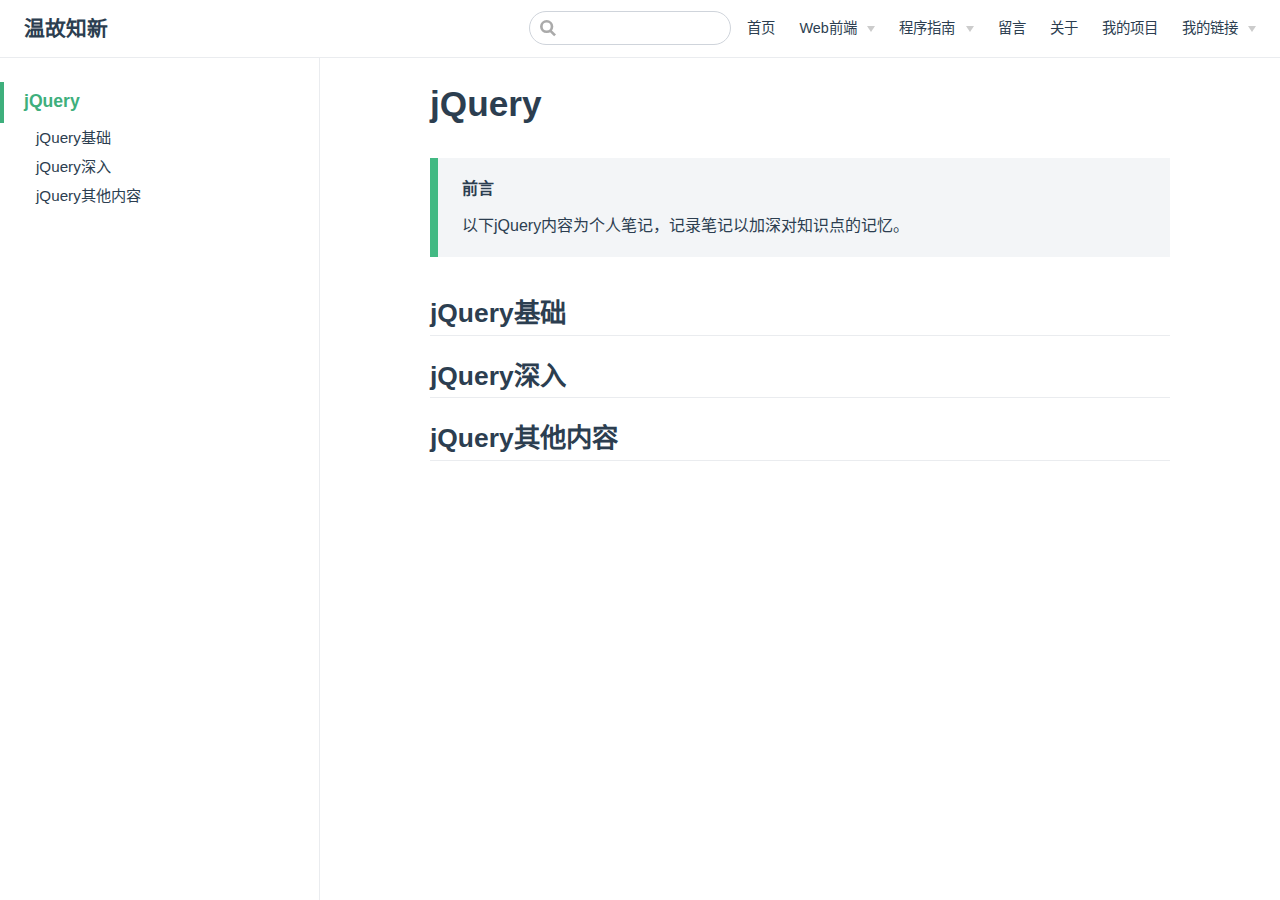
<file: jQuery/index.html>
<!DOCTYPE html>
<html lang="zh-CN">
  <head>
    <meta charset="utf-8">
    <meta name="viewport" content="width=device-width,initial-scale=1">
    <title>jQuery | 温故知新</title>
    <meta name="description" content="个人学习博客">
    <meta name="generator" content="VuePress 1.3.0">
    <link rel="icon" href="/favicon.ico">
    
    <link rel="preload" href="/assets/css/0.styles.2c233616.css" as="style"><link rel="preload" href="/assets/js/app.0ac2291d.js" as="script"><link rel="preload" href="/assets/js/2.6199c666.js" as="script"><link rel="preload" href="/assets/js/12.c17d3bca.js" as="script"><link rel="prefetch" href="/assets/js/10.bffbb377.js"><link rel="prefetch" href="/assets/js/11.966b18d2.js"><link rel="prefetch" href="/assets/js/13.e081a203.js"><link rel="prefetch" href="/assets/js/14.fcd38581.js"><link rel="prefetch" href="/assets/js/15.8eeb1933.js"><link rel="prefetch" href="/assets/js/16.4ccaa748.js"><link rel="prefetch" href="/assets/js/17.68b8e4d8.js"><link rel="prefetch" href="/assets/js/3.4b110faf.js"><link rel="prefetch" href="/assets/js/4.4b8f8493.js"><link rel="prefetch" href="/assets/js/5.e010a989.js"><link rel="prefetch" href="/assets/js/6.4113db18.js"><link rel="prefetch" href="/assets/js/7.8db7dd3c.js"><link rel="prefetch" href="/assets/js/8.be3ffd36.js"><link rel="prefetch" href="/assets/js/9.ea385000.js">
    <link rel="stylesheet" href="/assets/css/0.styles.2c233616.css">
  </head>
  <body>
    <div id="app" data-server-rendered="true"><div class="theme-container"><header class="navbar"><div class="sidebar-button"><svg xmlns="http://www.w3.org/2000/svg" aria-hidden="true" role="img" viewBox="0 0 448 512" class="icon"><path fill="currentColor" d="M436 124H12c-6.627 0-12-5.373-12-12V80c0-6.627 5.373-12 12-12h424c6.627 0 12 5.373 12 12v32c0 6.627-5.373 12-12 12zm0 160H12c-6.627 0-12-5.373-12-12v-32c0-6.627 5.373-12 12-12h424c6.627 0 12 5.373 12 12v32c0 6.627-5.373 12-12 12zm0 160H12c-6.627 0-12-5.373-12-12v-32c0-6.627 5.373-12 12-12h424c6.627 0 12 5.373 12 12v32c0 6.627-5.373 12-12 12z"></path></svg></div> <a href="/" class="home-link router-link-active"><!----> <span class="site-name">温故知新</span></a> <div class="links"><div class="search-box"><input aria-label="Search" autocomplete="off" spellcheck="false" value=""> <!----></div> <nav class="nav-links can-hide"><div class="nav-item"><a href="/" class="nav-link">
  首页
</a></div><div class="nav-item"><div class="dropdown-wrapper"><button type="button" aria-label="Web前端" class="dropdown-title"><span class="title">Web前端</span> <span class="arrow right"></span></button> <ul class="nav-dropdown" style="display:none;"><li class="dropdown-item"><!----> <a href="/CSS/" class="nav-link">
  CSS
</a></li><li class="dropdown-item"><!----> <a href="/JavaScript/" class="nav-link">
  JacaScript
</a></li><li class="dropdown-item"><!----> <a href="/jQuery/" class="nav-link router-link-exact-active router-link-active">
  jQuery
</a></li><li class="dropdown-item"><!----> <a href="/Vue.js/" class="nav-link">
  Vue.js
</a></li></ul></div></div><div class="nav-item"><div class="dropdown-wrapper"><button type="button" aria-label="程序指南" class="dropdown-title"><span class="title">程序指南</span> <span class="arrow right"></span></button> <ul class="nav-dropdown" style="display:none;"><li class="dropdown-item"><!----> <a href="/programs/git.html" class="nav-link">
  git
</a></li><li class="dropdown-item"><!----> <a href="/programs/github.html" class="nav-link">
  github
</a></li></ul></div></div><div class="nav-item"><a href="/message.html" class="nav-link">
  留言
</a></div><div class="nav-item"><a href="/about.html" class="nav-link">
  关于
</a></div><div class="nav-item"><a href="/project/" class="nav-link">
  我的项目
</a></div><div class="nav-item"><div class="dropdown-wrapper"><button type="button" aria-label="我的链接" class="dropdown-title"><span class="title">我的链接</span> <span class="arrow right"></span></button> <ul class="nav-dropdown" style="display:none;"><li class="dropdown-item"><!----> <a href="https://gitee.com/kailin0" target="_blank" rel="noopener noreferrer" class="nav-link external">
  码云
  <svg xmlns="http://www.w3.org/2000/svg" aria-hidden="true" x="0px" y="0px" viewBox="0 0 100 100" width="15" height="15" class="icon outbound"><path fill="currentColor" d="M18.8,85.1h56l0,0c2.2,0,4-1.8,4-4v-32h-8v28h-48v-48h28v-8h-32l0,0c-2.2,0-4,1.8-4,4v56C14.8,83.3,16.6,85.1,18.8,85.1z"></path> <polygon fill="currentColor" points="45.7,48.7 51.3,54.3 77.2,28.5 77.2,37.2 85.2,37.2 85.2,14.9 62.8,14.9 62.8,22.9 71.5,22.9"></polygon></svg></a></li><li class="dropdown-item"><!----> <a href="https://github.com/KAIUP" target="_blank" rel="noopener noreferrer" class="nav-link external">
  GitHub
  <svg xmlns="http://www.w3.org/2000/svg" aria-hidden="true" x="0px" y="0px" viewBox="0 0 100 100" width="15" height="15" class="icon outbound"><path fill="currentColor" d="M18.8,85.1h56l0,0c2.2,0,4-1.8,4-4v-32h-8v28h-48v-48h28v-8h-32l0,0c-2.2,0-4,1.8-4,4v56C14.8,83.3,16.6,85.1,18.8,85.1z"></path> <polygon fill="currentColor" points="45.7,48.7 51.3,54.3 77.2,28.5 77.2,37.2 85.2,37.2 85.2,14.9 62.8,14.9 62.8,22.9 71.5,22.9"></polygon></svg></a></li></ul></div></div> <!----></nav></div></header> <div class="sidebar-mask"></div> <aside class="sidebar"><nav class="nav-links"><div class="nav-item"><a href="/" class="nav-link">
  首页
</a></div><div class="nav-item"><div class="dropdown-wrapper"><button type="button" aria-label="Web前端" class="dropdown-title"><span class="title">Web前端</span> <span class="arrow right"></span></button> <ul class="nav-dropdown" style="display:none;"><li class="dropdown-item"><!----> <a href="/CSS/" class="nav-link">
  CSS
</a></li><li class="dropdown-item"><!----> <a href="/JavaScript/" class="nav-link">
  JacaScript
</a></li><li class="dropdown-item"><!----> <a href="/jQuery/" class="nav-link router-link-exact-active router-link-active">
  jQuery
</a></li><li class="dropdown-item"><!----> <a href="/Vue.js/" class="nav-link">
  Vue.js
</a></li></ul></div></div><div class="nav-item"><div class="dropdown-wrapper"><button type="button" aria-label="程序指南" class="dropdown-title"><span class="title">程序指南</span> <span class="arrow right"></span></button> <ul class="nav-dropdown" style="display:none;"><li class="dropdown-item"><!----> <a href="/programs/git.html" class="nav-link">
  git
</a></li><li class="dropdown-item"><!----> <a href="/programs/github.html" class="nav-link">
  github
</a></li></ul></div></div><div class="nav-item"><a href="/message.html" class="nav-link">
  留言
</a></div><div class="nav-item"><a href="/about.html" class="nav-link">
  关于
</a></div><div class="nav-item"><a href="/project/" class="nav-link">
  我的项目
</a></div><div class="nav-item"><div class="dropdown-wrapper"><button type="button" aria-label="我的链接" class="dropdown-title"><span class="title">我的链接</span> <span class="arrow right"></span></button> <ul class="nav-dropdown" style="display:none;"><li class="dropdown-item"><!----> <a href="https://gitee.com/kailin0" target="_blank" rel="noopener noreferrer" class="nav-link external">
  码云
  <svg xmlns="http://www.w3.org/2000/svg" aria-hidden="true" x="0px" y="0px" viewBox="0 0 100 100" width="15" height="15" class="icon outbound"><path fill="currentColor" d="M18.8,85.1h56l0,0c2.2,0,4-1.8,4-4v-32h-8v28h-48v-48h28v-8h-32l0,0c-2.2,0-4,1.8-4,4v56C14.8,83.3,16.6,85.1,18.8,85.1z"></path> <polygon fill="currentColor" points="45.7,48.7 51.3,54.3 77.2,28.5 77.2,37.2 85.2,37.2 85.2,14.9 62.8,14.9 62.8,22.9 71.5,22.9"></polygon></svg></a></li><li class="dropdown-item"><!----> <a href="https://github.com/KAIUP" target="_blank" rel="noopener noreferrer" class="nav-link external">
  GitHub
  <svg xmlns="http://www.w3.org/2000/svg" aria-hidden="true" x="0px" y="0px" viewBox="0 0 100 100" width="15" height="15" class="icon outbound"><path fill="currentColor" d="M18.8,85.1h56l0,0c2.2,0,4-1.8,4-4v-32h-8v28h-48v-48h28v-8h-32l0,0c-2.2,0-4,1.8-4,4v56C14.8,83.3,16.6,85.1,18.8,85.1z"></path> <polygon fill="currentColor" points="45.7,48.7 51.3,54.3 77.2,28.5 77.2,37.2 85.2,37.2 85.2,14.9 62.8,14.9 62.8,22.9 71.5,22.9"></polygon></svg></a></li></ul></div></div> <!----></nav>  <ul class="sidebar-links"><li><a href="/jQuery/" class="active sidebar-link">jQuery</a><ul class="sidebar-sub-headers"><li class="sidebar-sub-header"><a href="/jQuery/#jquery基础" class="sidebar-link">jQuery基础</a></li><li class="sidebar-sub-header"><a href="/jQuery/#jquery深入" class="sidebar-link">jQuery深入</a></li><li class="sidebar-sub-header"><a href="/jQuery/#jquery其他内容" class="sidebar-link">jQuery其他内容</a></li></ul></li></ul> </aside> <main class="page"> <div class="theme-default-content content__default"><h1 id="jquery"><a href="#jquery" class="header-anchor">#</a> jQuery</h1> <div class="custom-block tip"><p class="custom-block-title">前言</p> <p>以下jQuery内容为个人笔记，记录笔记以加深对知识点的记忆。</p></div> <h2 id="jquery基础"><a href="#jquery基础" class="header-anchor">#</a> jQuery基础</h2> <h2 id="jquery深入"><a href="#jquery深入" class="header-anchor">#</a> jQuery深入</h2> <h2 id="jquery其他内容"><a href="#jquery其他内容" class="header-anchor">#</a> jQuery其他内容</h2></div> <footer class="page-edit"><!----> <!----></footer> <!----> </main></div><div class="global-ui"><!----></div></div>
    <script src="/assets/js/app.0ac2291d.js" defer></script><script src="/assets/js/2.6199c666.js" defer></script><script src="/assets/js/12.c17d3bca.js" defer></script>
  </body>
</html>
</file>
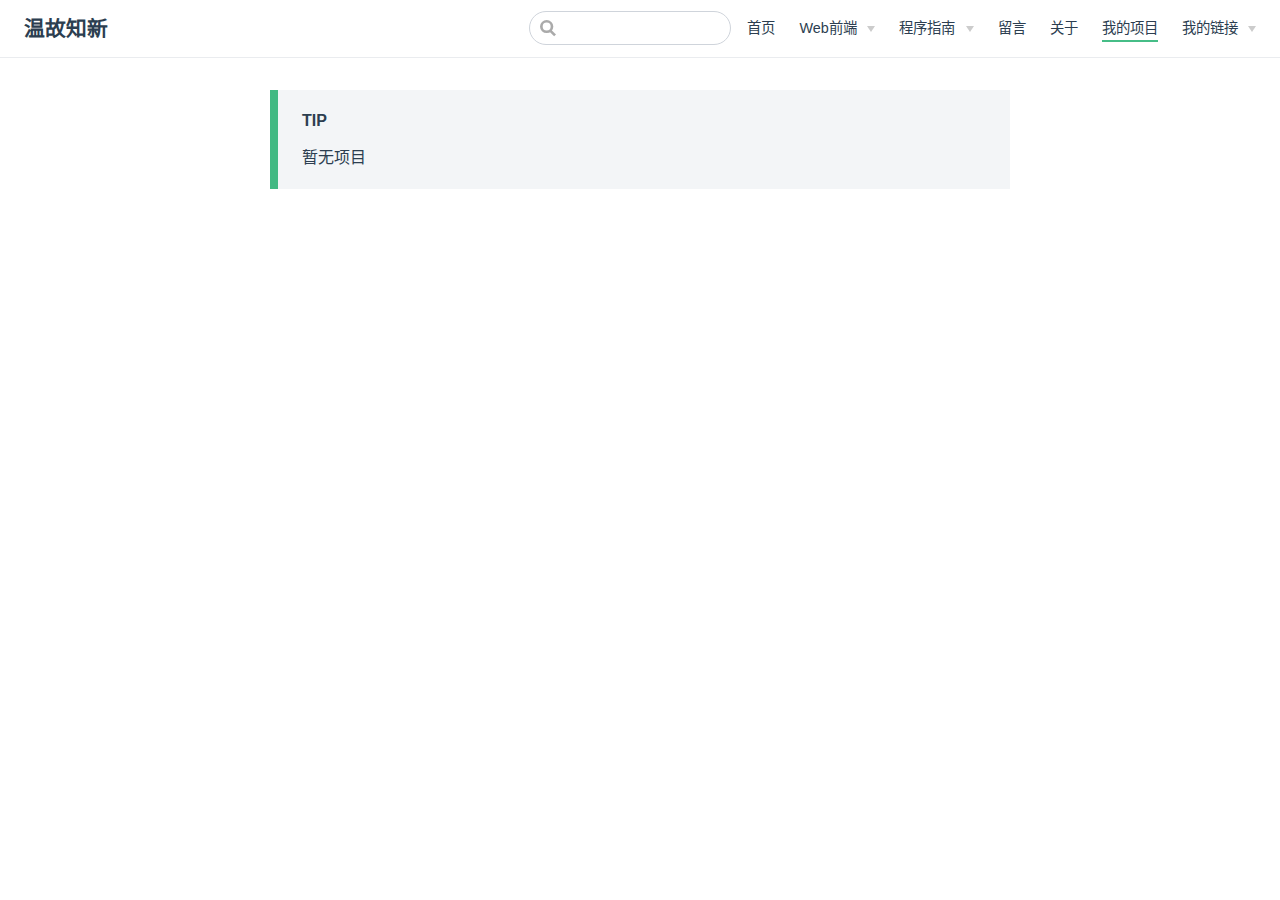
<file: project/index.html>
<!DOCTYPE html>
<html lang="zh-CN">
  <head>
    <meta charset="utf-8">
    <meta name="viewport" content="width=device-width,initial-scale=1">
    <title>温故知新</title>
    <meta name="description" content="个人学习博客">
    <meta name="generator" content="VuePress 1.3.0">
    <link rel="icon" href="/favicon.ico">
    
    <link rel="preload" href="/assets/css/0.styles.2c233616.css" as="style"><link rel="preload" href="/assets/js/app.0ac2291d.js" as="script"><link rel="preload" href="/assets/js/2.6199c666.js" as="script"><link rel="preload" href="/assets/js/16.4ccaa748.js" as="script"><link rel="prefetch" href="/assets/js/10.bffbb377.js"><link rel="prefetch" href="/assets/js/11.966b18d2.js"><link rel="prefetch" href="/assets/js/12.c17d3bca.js"><link rel="prefetch" href="/assets/js/13.e081a203.js"><link rel="prefetch" href="/assets/js/14.fcd38581.js"><link rel="prefetch" href="/assets/js/15.8eeb1933.js"><link rel="prefetch" href="/assets/js/17.68b8e4d8.js"><link rel="prefetch" href="/assets/js/3.4b110faf.js"><link rel="prefetch" href="/assets/js/4.4b8f8493.js"><link rel="prefetch" href="/assets/js/5.e010a989.js"><link rel="prefetch" href="/assets/js/6.4113db18.js"><link rel="prefetch" href="/assets/js/7.8db7dd3c.js"><link rel="prefetch" href="/assets/js/8.be3ffd36.js"><link rel="prefetch" href="/assets/js/9.ea385000.js">
    <link rel="stylesheet" href="/assets/css/0.styles.2c233616.css">
  </head>
  <body>
    <div id="app" data-server-rendered="true"><div class="theme-container no-sidebar"><header class="navbar"><div class="sidebar-button"><svg xmlns="http://www.w3.org/2000/svg" aria-hidden="true" role="img" viewBox="0 0 448 512" class="icon"><path fill="currentColor" d="M436 124H12c-6.627 0-12-5.373-12-12V80c0-6.627 5.373-12 12-12h424c6.627 0 12 5.373 12 12v32c0 6.627-5.373 12-12 12zm0 160H12c-6.627 0-12-5.373-12-12v-32c0-6.627 5.373-12 12-12h424c6.627 0 12 5.373 12 12v32c0 6.627-5.373 12-12 12zm0 160H12c-6.627 0-12-5.373-12-12v-32c0-6.627 5.373-12 12-12h424c6.627 0 12 5.373 12 12v32c0 6.627-5.373 12-12 12z"></path></svg></div> <a href="/" class="home-link router-link-active"><!----> <span class="site-name">温故知新</span></a> <div class="links"><div class="search-box"><input aria-label="Search" autocomplete="off" spellcheck="false" value=""> <!----></div> <nav class="nav-links can-hide"><div class="nav-item"><a href="/" class="nav-link">
  首页
</a></div><div class="nav-item"><div class="dropdown-wrapper"><button type="button" aria-label="Web前端" class="dropdown-title"><span class="title">Web前端</span> <span class="arrow right"></span></button> <ul class="nav-dropdown" style="display:none;"><li class="dropdown-item"><!----> <a href="/CSS/" class="nav-link">
  CSS
</a></li><li class="dropdown-item"><!----> <a href="/JavaScript/" class="nav-link">
  JacaScript
</a></li><li class="dropdown-item"><!----> <a href="/jQuery/" class="nav-link">
  jQuery
</a></li><li class="dropdown-item"><!----> <a href="/Vue.js/" class="nav-link">
  Vue.js
</a></li></ul></div></div><div class="nav-item"><div class="dropdown-wrapper"><button type="button" aria-label="程序指南" class="dropdown-title"><span class="title">程序指南</span> <span class="arrow right"></span></button> <ul class="nav-dropdown" style="display:none;"><li class="dropdown-item"><!----> <a href="/programs/git.html" class="nav-link">
  git
</a></li><li class="dropdown-item"><!----> <a href="/programs/github.html" class="nav-link">
  github
</a></li></ul></div></div><div class="nav-item"><a href="/message.html" class="nav-link">
  留言
</a></div><div class="nav-item"><a href="/about.html" class="nav-link">
  关于
</a></div><div class="nav-item"><a href="/project/" class="nav-link router-link-exact-active router-link-active">
  我的项目
</a></div><div class="nav-item"><div class="dropdown-wrapper"><button type="button" aria-label="我的链接" class="dropdown-title"><span class="title">我的链接</span> <span class="arrow right"></span></button> <ul class="nav-dropdown" style="display:none;"><li class="dropdown-item"><!----> <a href="https://gitee.com/kailin0" target="_blank" rel="noopener noreferrer" class="nav-link external">
  码云
  <svg xmlns="http://www.w3.org/2000/svg" aria-hidden="true" x="0px" y="0px" viewBox="0 0 100 100" width="15" height="15" class="icon outbound"><path fill="currentColor" d="M18.8,85.1h56l0,0c2.2,0,4-1.8,4-4v-32h-8v28h-48v-48h28v-8h-32l0,0c-2.2,0-4,1.8-4,4v56C14.8,83.3,16.6,85.1,18.8,85.1z"></path> <polygon fill="currentColor" points="45.7,48.7 51.3,54.3 77.2,28.5 77.2,37.2 85.2,37.2 85.2,14.9 62.8,14.9 62.8,22.9 71.5,22.9"></polygon></svg></a></li><li class="dropdown-item"><!----> <a href="https://github.com/KAIUP" target="_blank" rel="noopener noreferrer" class="nav-link external">
  GitHub
  <svg xmlns="http://www.w3.org/2000/svg" aria-hidden="true" x="0px" y="0px" viewBox="0 0 100 100" width="15" height="15" class="icon outbound"><path fill="currentColor" d="M18.8,85.1h56l0,0c2.2,0,4-1.8,4-4v-32h-8v28h-48v-48h28v-8h-32l0,0c-2.2,0-4,1.8-4,4v56C14.8,83.3,16.6,85.1,18.8,85.1z"></path> <polygon fill="currentColor" points="45.7,48.7 51.3,54.3 77.2,28.5 77.2,37.2 85.2,37.2 85.2,14.9 62.8,14.9 62.8,22.9 71.5,22.9"></polygon></svg></a></li></ul></div></div> <!----></nav></div></header> <div class="sidebar-mask"></div> <aside class="sidebar"><nav class="nav-links"><div class="nav-item"><a href="/" class="nav-link">
  首页
</a></div><div class="nav-item"><div class="dropdown-wrapper"><button type="button" aria-label="Web前端" class="dropdown-title"><span class="title">Web前端</span> <span class="arrow right"></span></button> <ul class="nav-dropdown" style="display:none;"><li class="dropdown-item"><!----> <a href="/CSS/" class="nav-link">
  CSS
</a></li><li class="dropdown-item"><!----> <a href="/JavaScript/" class="nav-link">
  JacaScript
</a></li><li class="dropdown-item"><!----> <a href="/jQuery/" class="nav-link">
  jQuery
</a></li><li class="dropdown-item"><!----> <a href="/Vue.js/" class="nav-link">
  Vue.js
</a></li></ul></div></div><div class="nav-item"><div class="dropdown-wrapper"><button type="button" aria-label="程序指南" class="dropdown-title"><span class="title">程序指南</span> <span class="arrow right"></span></button> <ul class="nav-dropdown" style="display:none;"><li class="dropdown-item"><!----> <a href="/programs/git.html" class="nav-link">
  git
</a></li><li class="dropdown-item"><!----> <a href="/programs/github.html" class="nav-link">
  github
</a></li></ul></div></div><div class="nav-item"><a href="/message.html" class="nav-link">
  留言
</a></div><div class="nav-item"><a href="/about.html" class="nav-link">
  关于
</a></div><div class="nav-item"><a href="/project/" class="nav-link router-link-exact-active router-link-active">
  我的项目
</a></div><div class="nav-item"><div class="dropdown-wrapper"><button type="button" aria-label="我的链接" class="dropdown-title"><span class="title">我的链接</span> <span class="arrow right"></span></button> <ul class="nav-dropdown" style="display:none;"><li class="dropdown-item"><!----> <a href="https://gitee.com/kailin0" target="_blank" rel="noopener noreferrer" class="nav-link external">
  码云
  <svg xmlns="http://www.w3.org/2000/svg" aria-hidden="true" x="0px" y="0px" viewBox="0 0 100 100" width="15" height="15" class="icon outbound"><path fill="currentColor" d="M18.8,85.1h56l0,0c2.2,0,4-1.8,4-4v-32h-8v28h-48v-48h28v-8h-32l0,0c-2.2,0-4,1.8-4,4v56C14.8,83.3,16.6,85.1,18.8,85.1z"></path> <polygon fill="currentColor" points="45.7,48.7 51.3,54.3 77.2,28.5 77.2,37.2 85.2,37.2 85.2,14.9 62.8,14.9 62.8,22.9 71.5,22.9"></polygon></svg></a></li><li class="dropdown-item"><!----> <a href="https://github.com/KAIUP" target="_blank" rel="noopener noreferrer" class="nav-link external">
  GitHub
  <svg xmlns="http://www.w3.org/2000/svg" aria-hidden="true" x="0px" y="0px" viewBox="0 0 100 100" width="15" height="15" class="icon outbound"><path fill="currentColor" d="M18.8,85.1h56l0,0c2.2,0,4-1.8,4-4v-32h-8v28h-48v-48h28v-8h-32l0,0c-2.2,0-4,1.8-4,4v56C14.8,83.3,16.6,85.1,18.8,85.1z"></path> <polygon fill="currentColor" points="45.7,48.7 51.3,54.3 77.2,28.5 77.2,37.2 85.2,37.2 85.2,14.9 62.8,14.9 62.8,22.9 71.5,22.9"></polygon></svg></a></li></ul></div></div> <!----></nav>  <!----> </aside> <main class="page"> <div class="theme-default-content content__default"><div class="custom-block tip"><p class="custom-block-title">TIP</p> <p>暂无项目</p></div></div> <footer class="page-edit"><!----> <!----></footer> <!----> </main></div><div class="global-ui"><!----></div></div>
    <script src="/assets/js/app.0ac2291d.js" defer></script><script src="/assets/js/2.6199c666.js" defer></script><script src="/assets/js/16.4ccaa748.js" defer></script>
  </body>
</html>
</file>
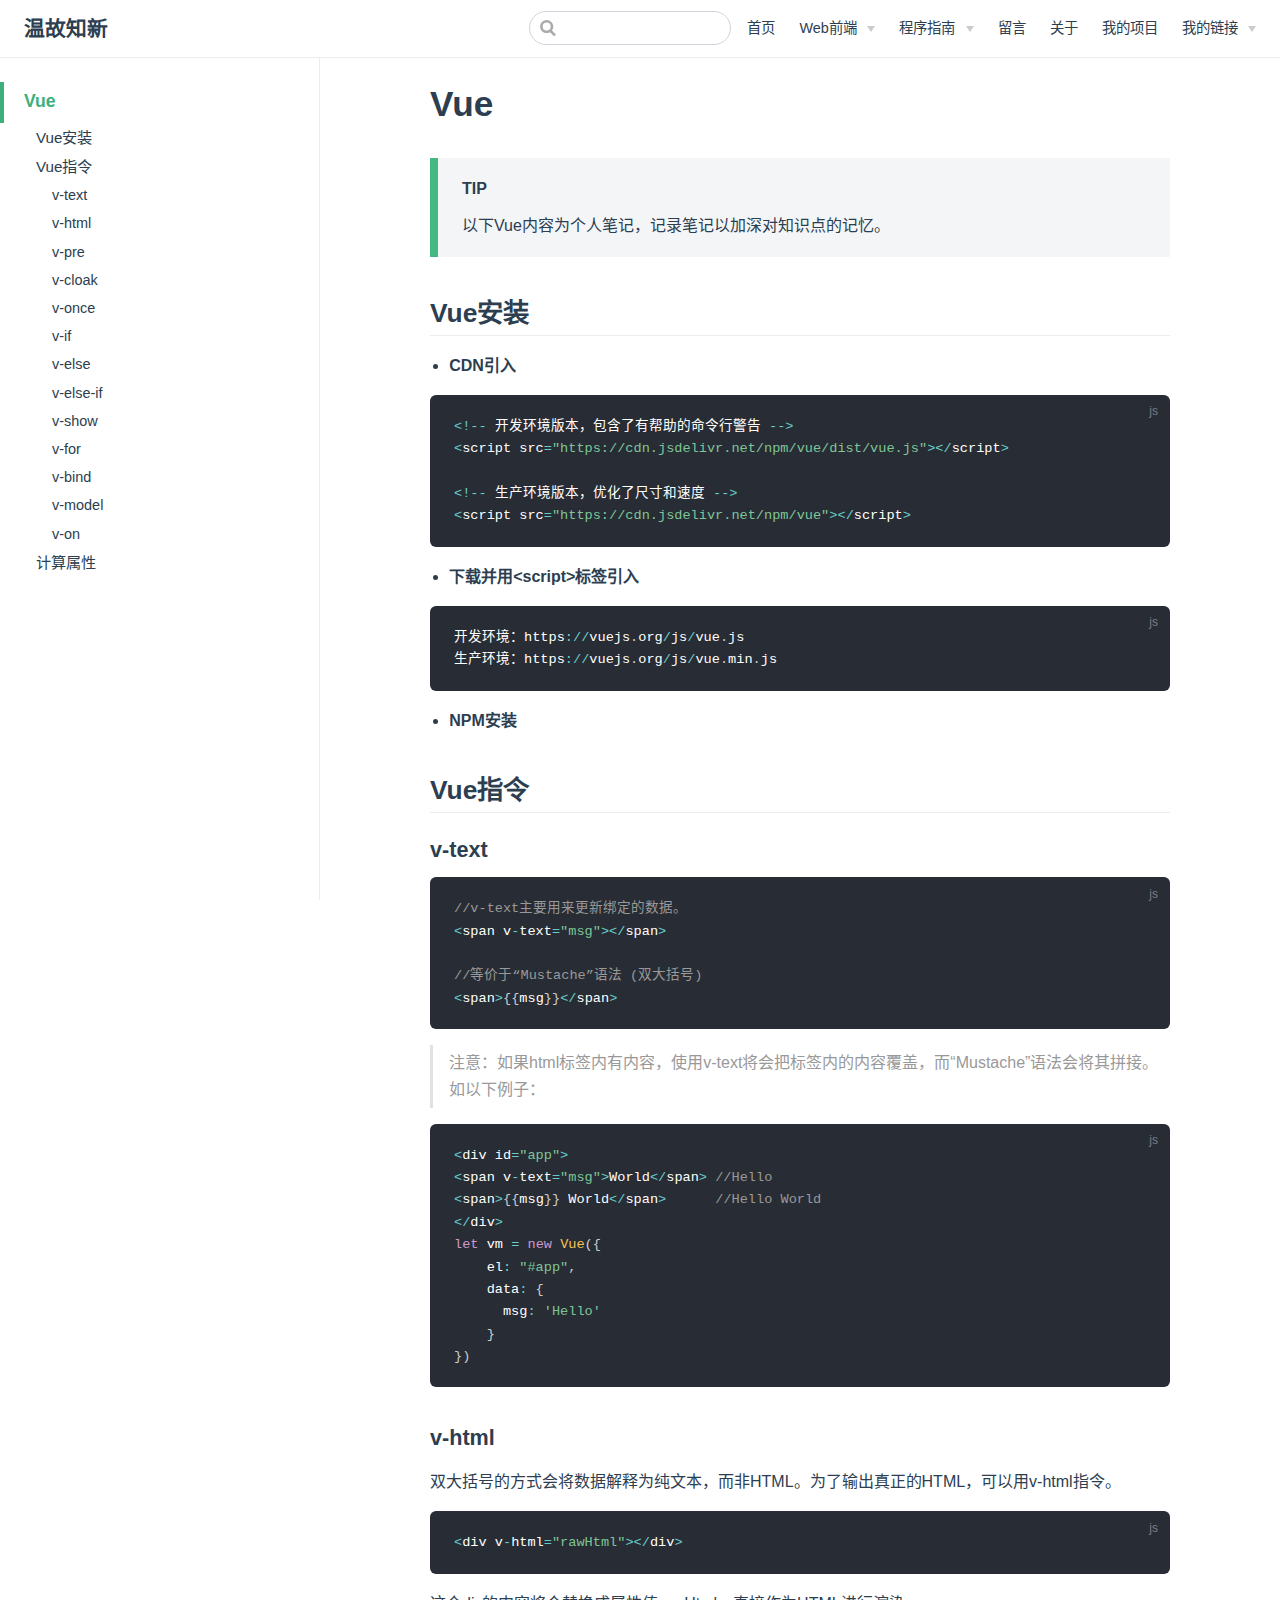
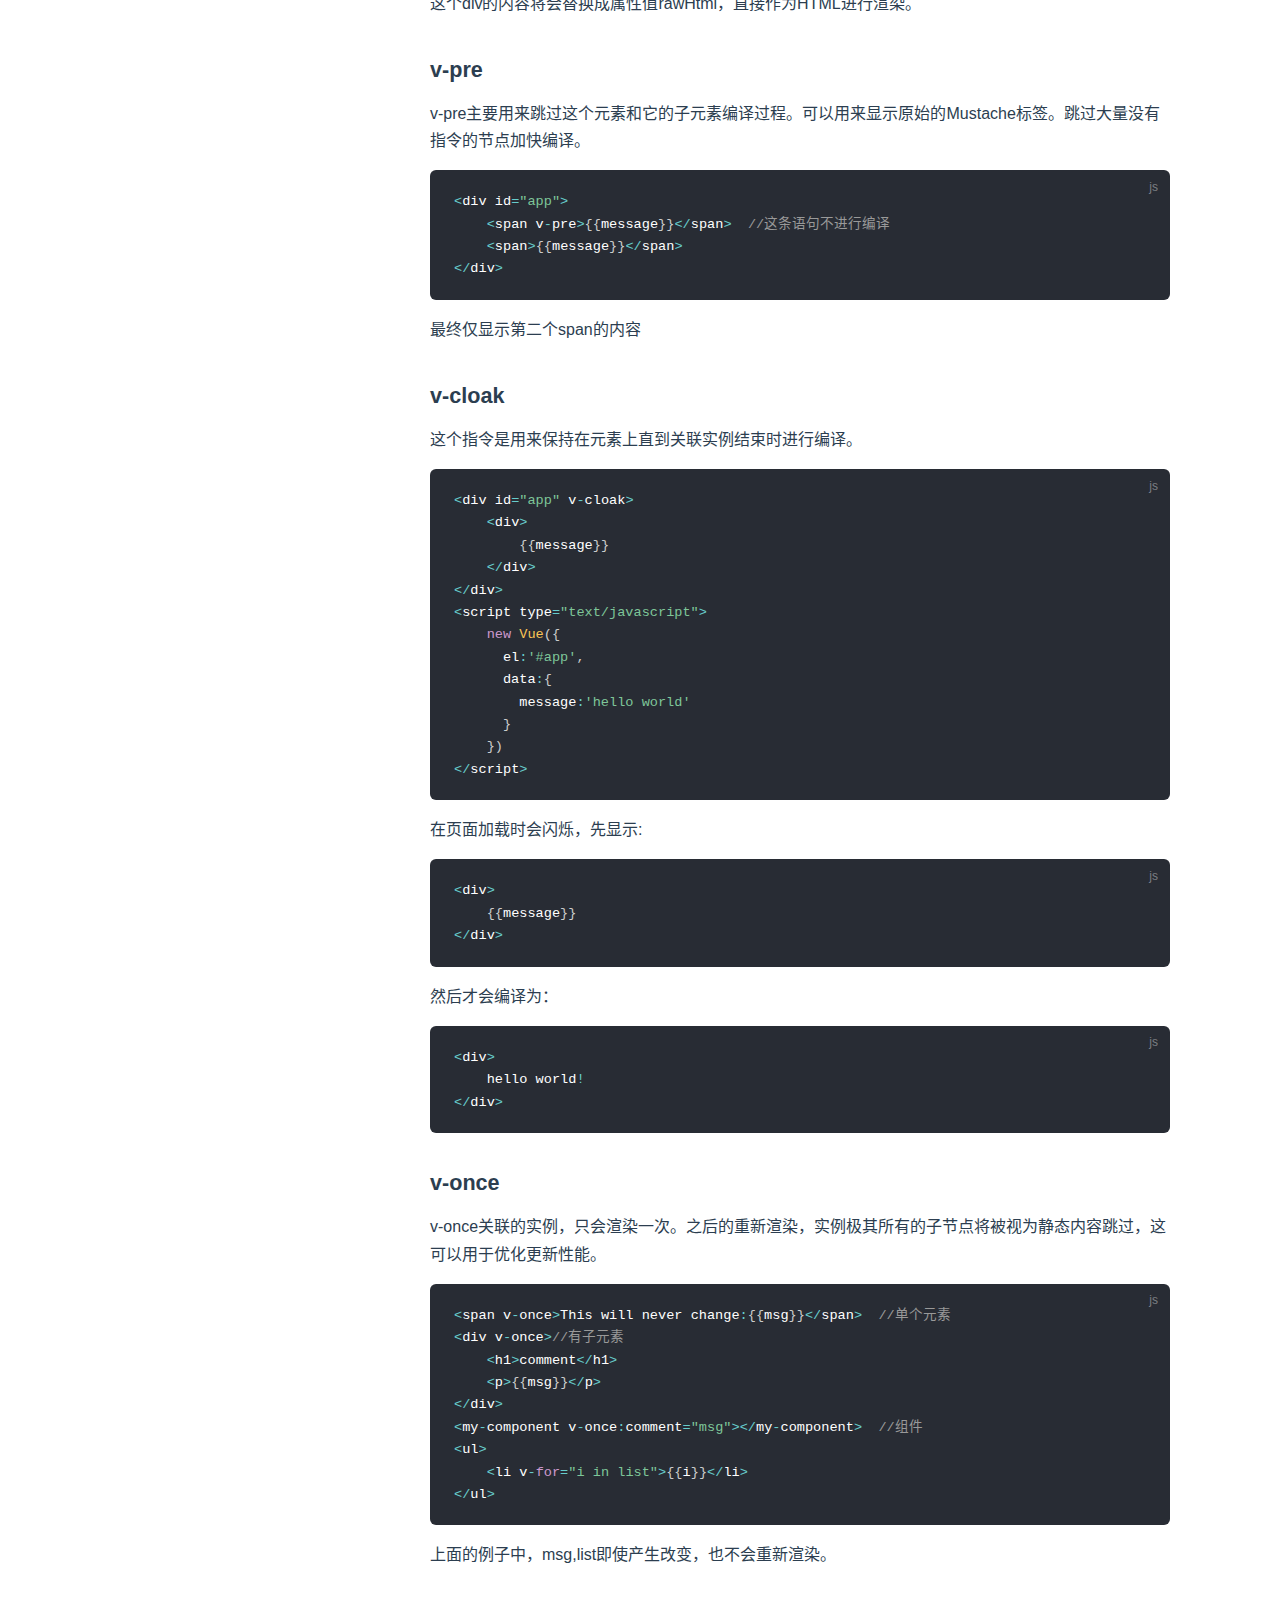
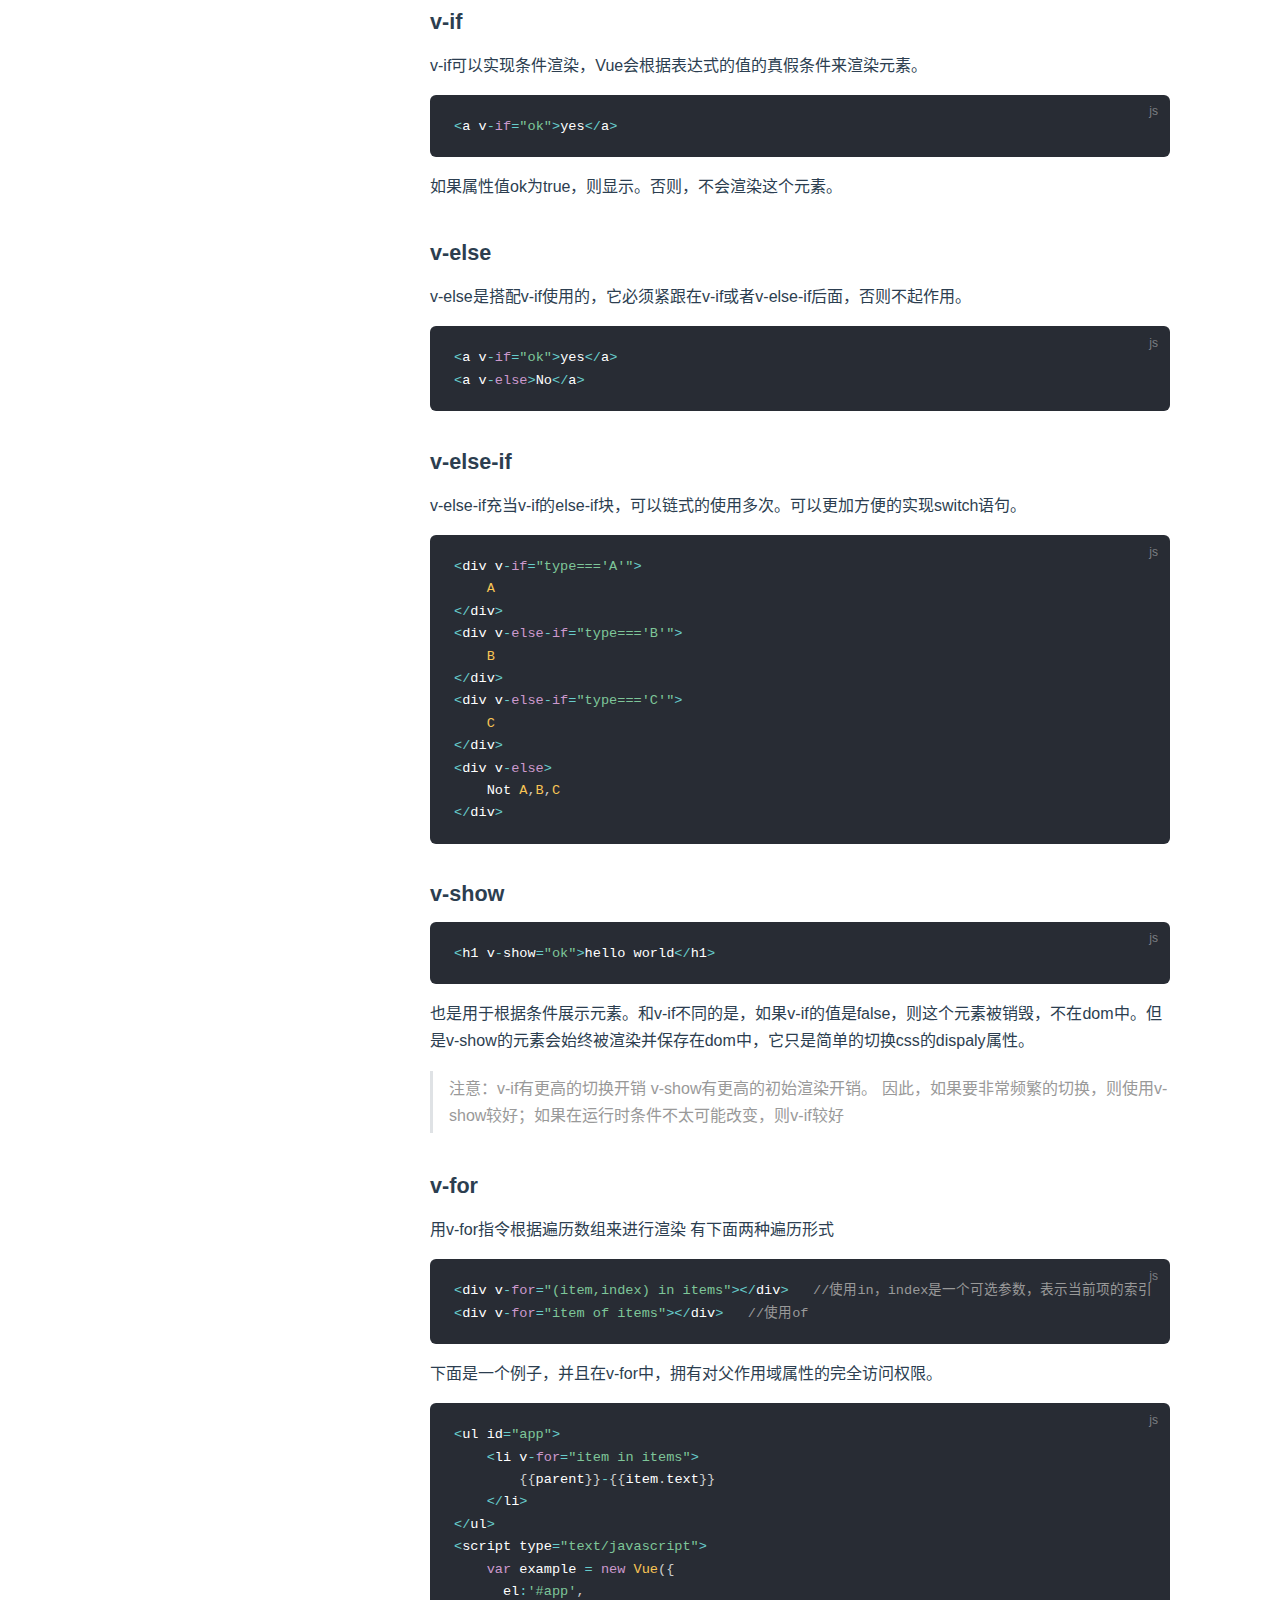
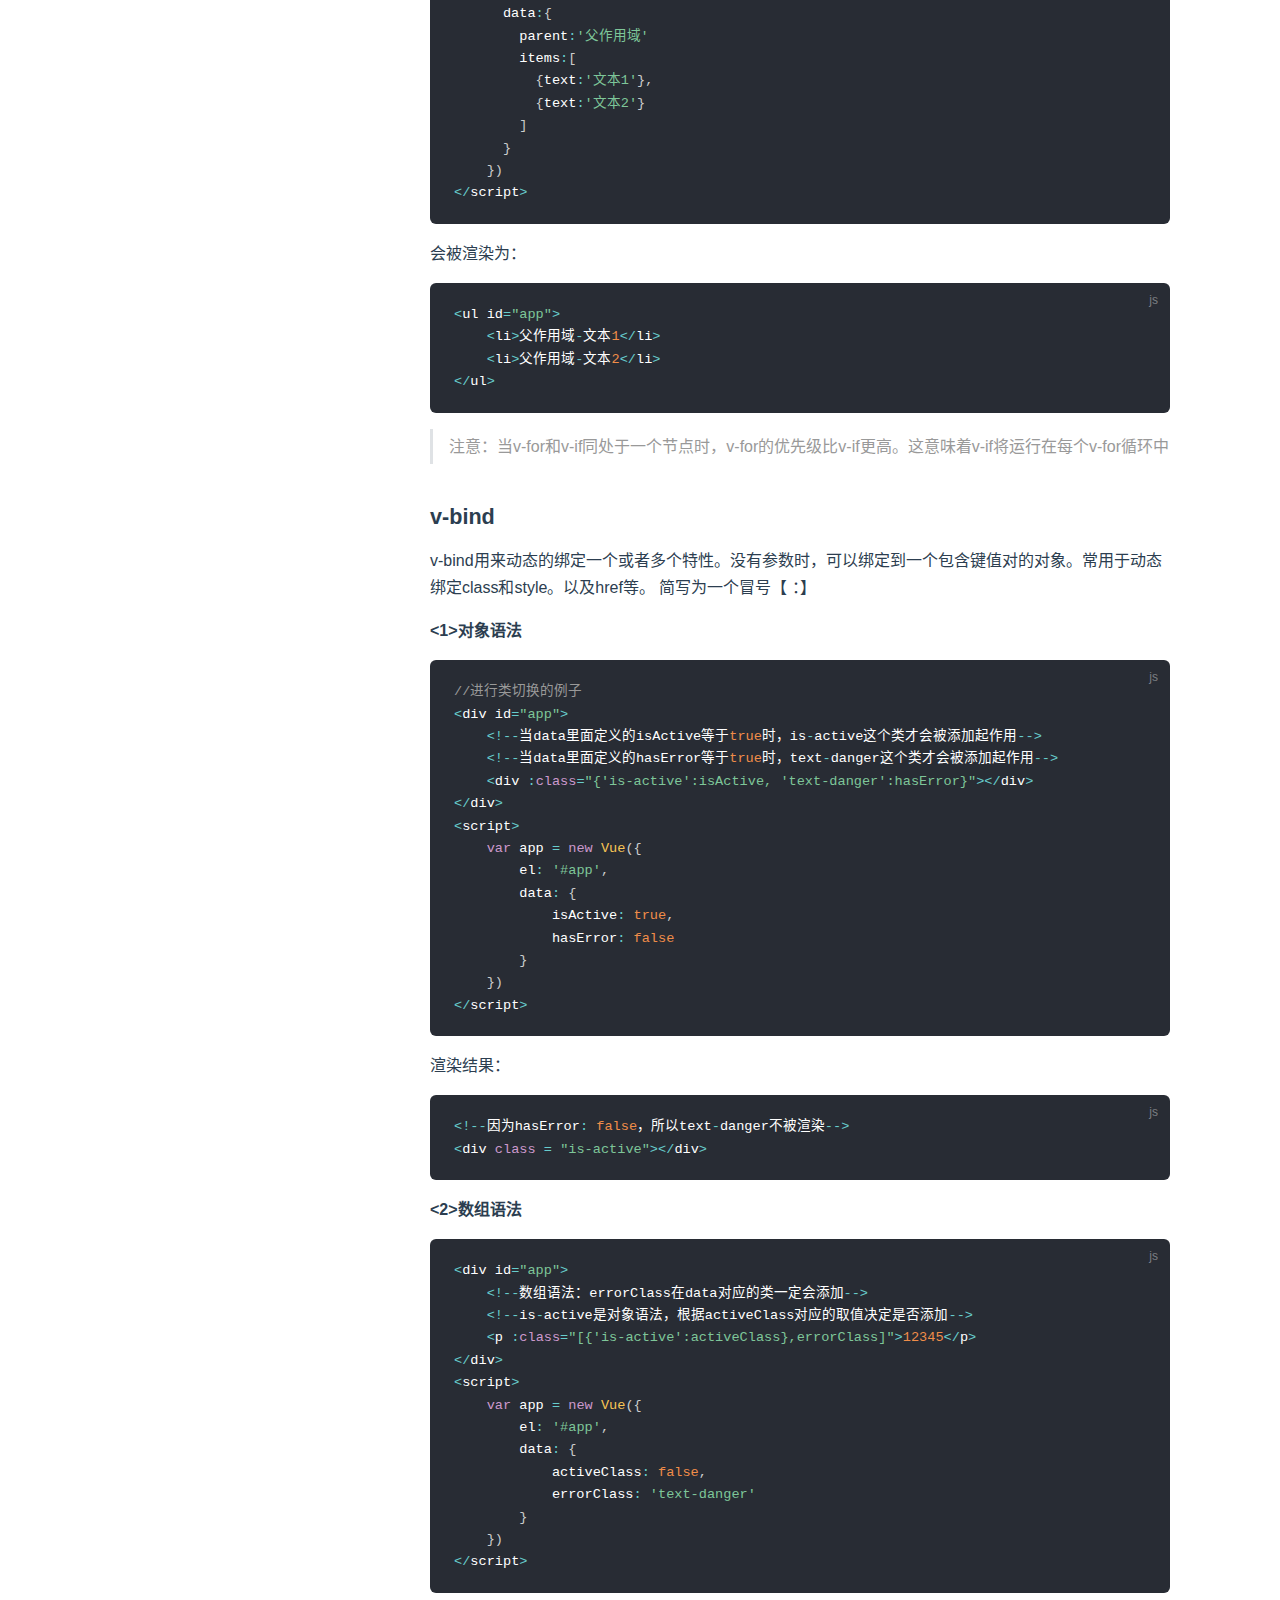
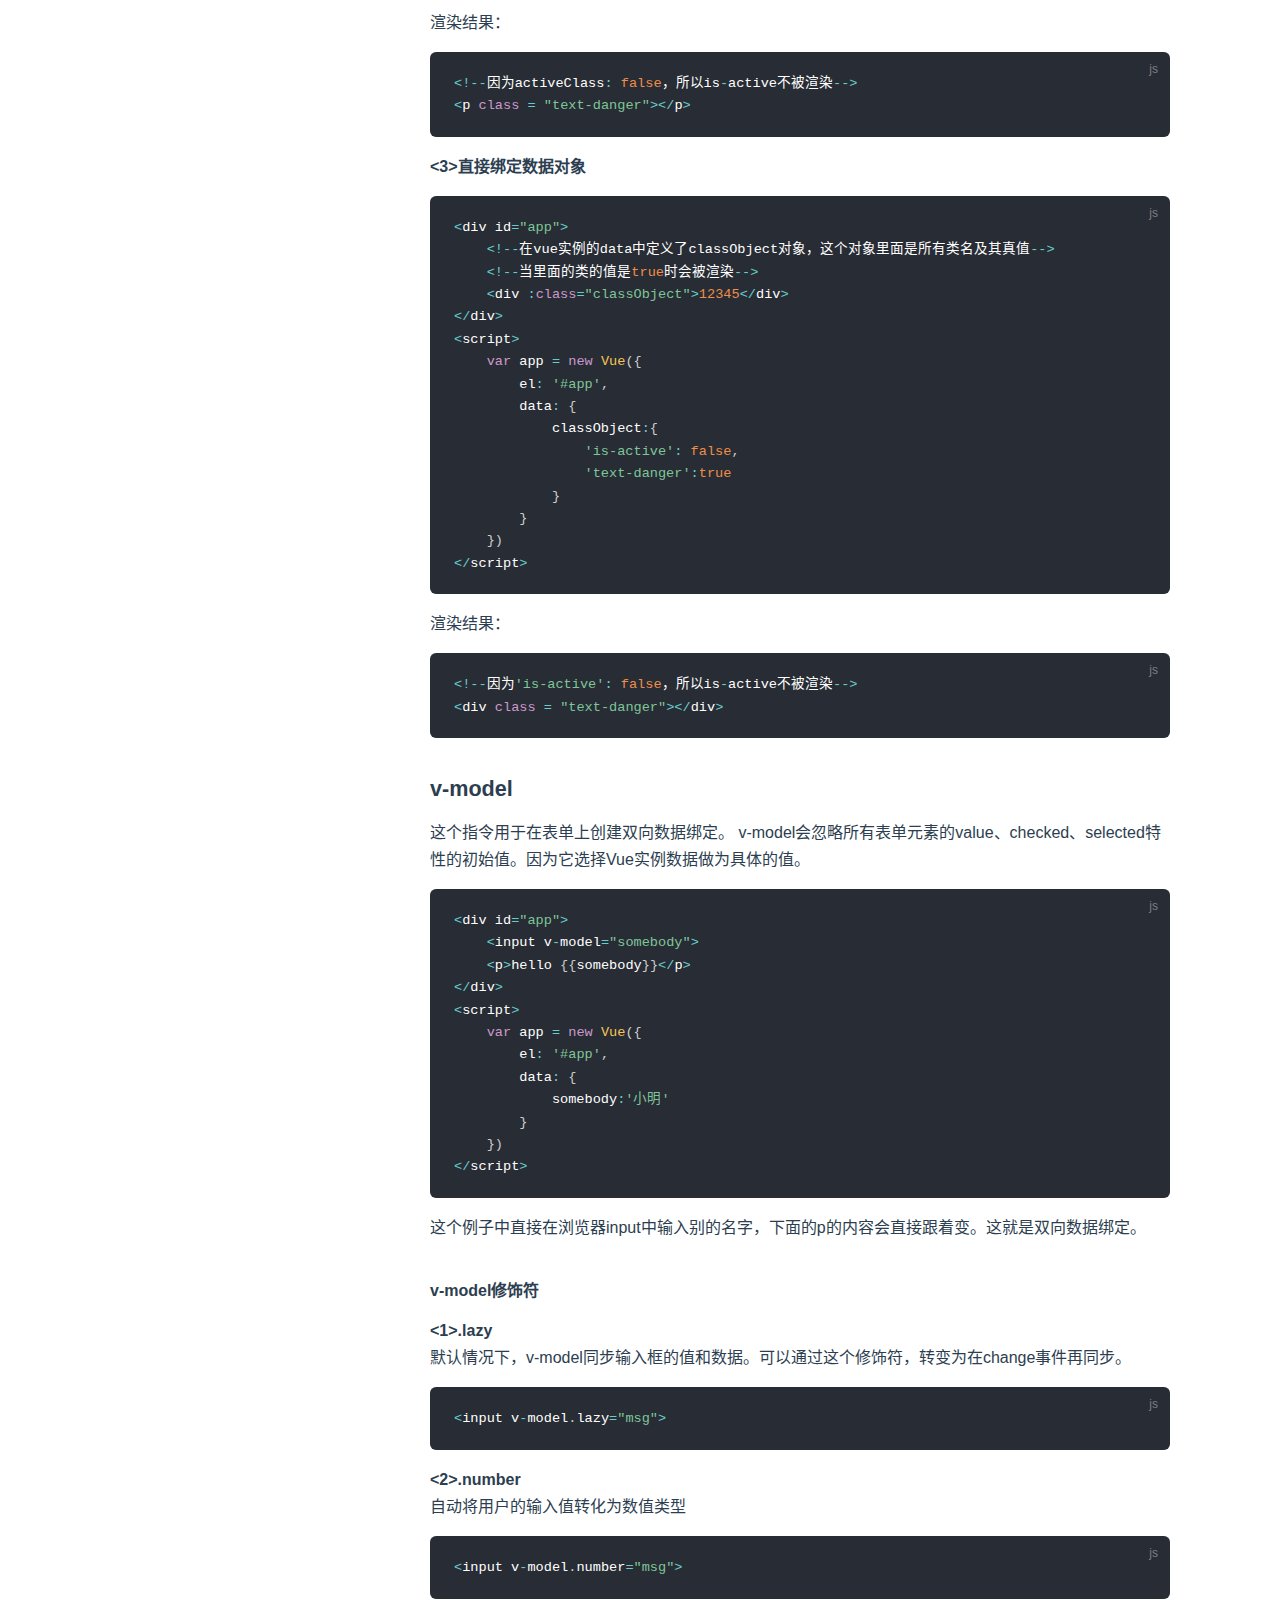
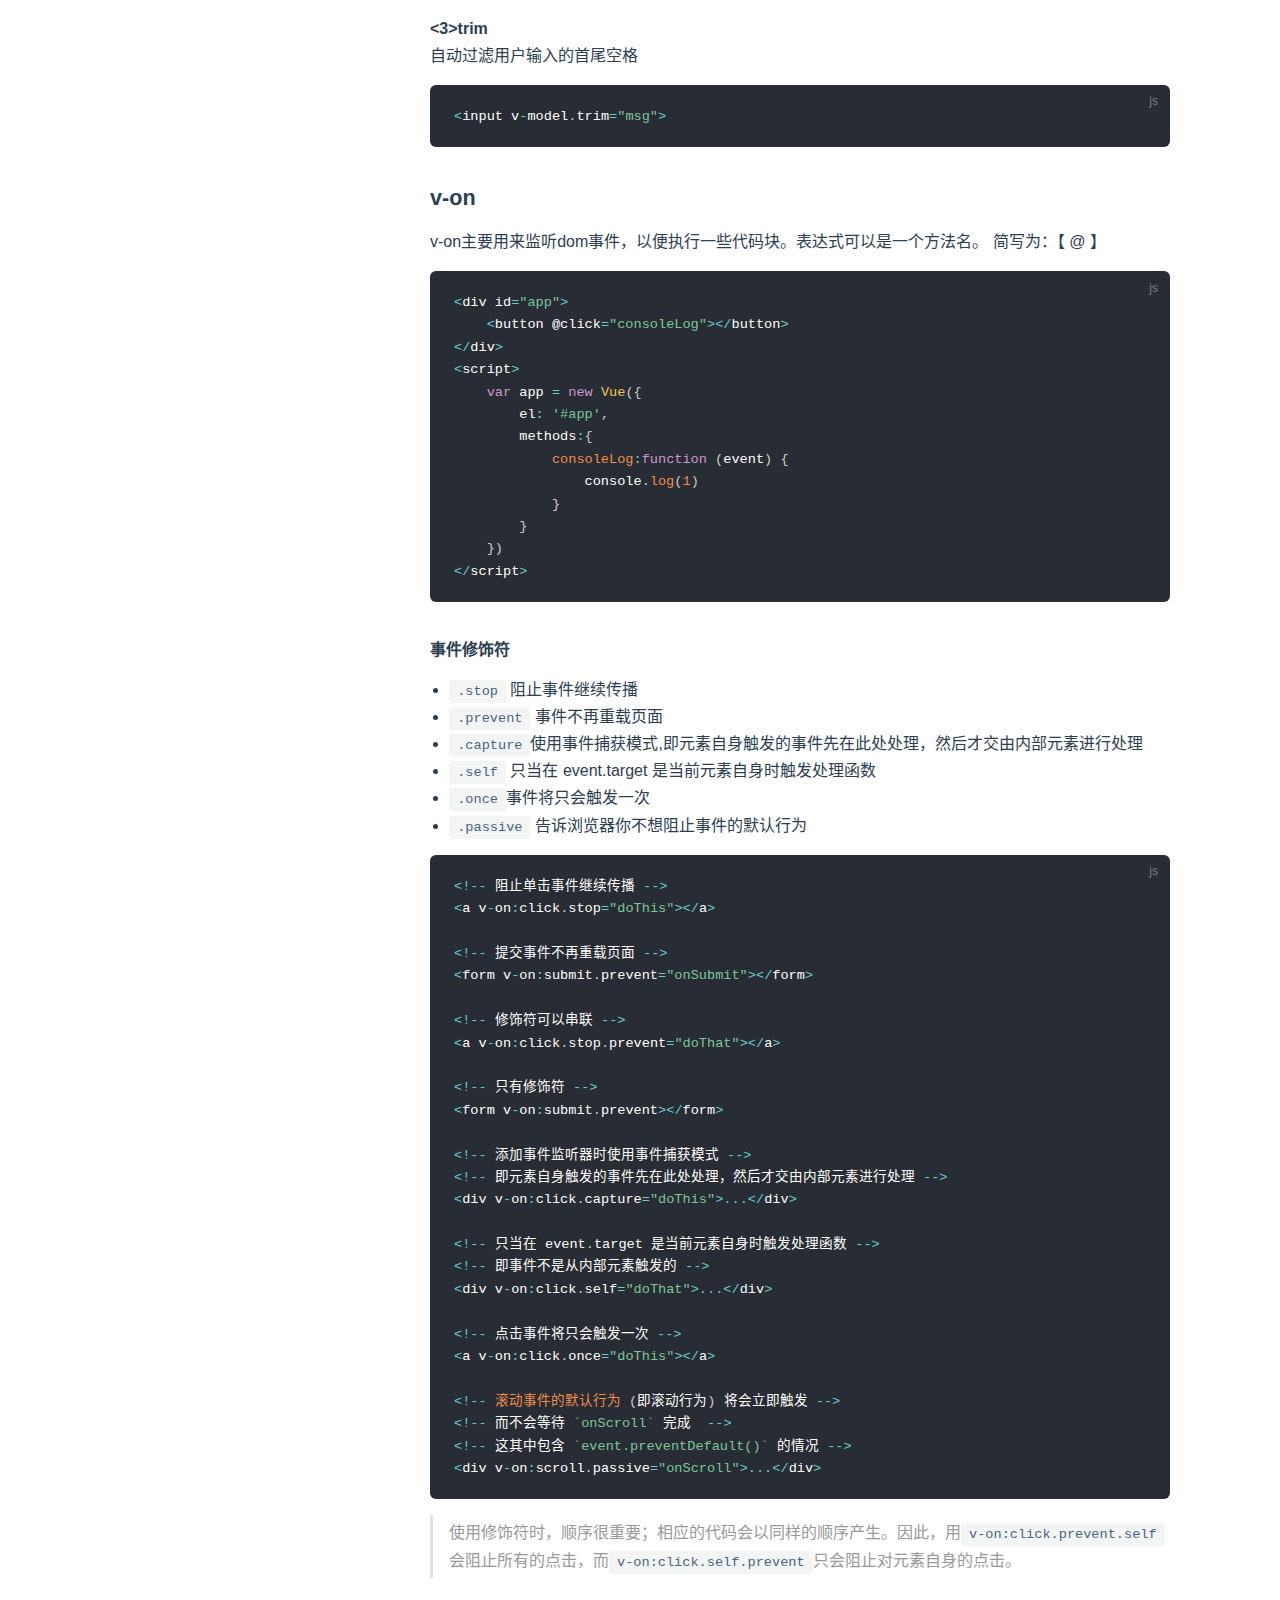
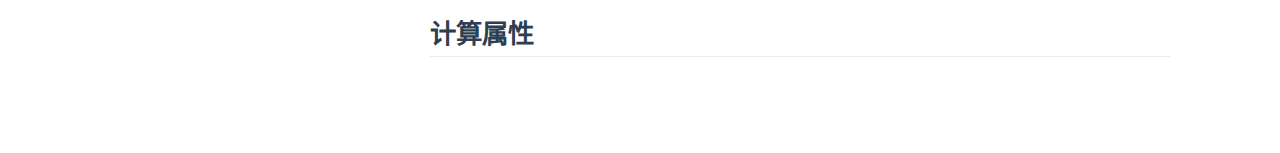
<file: Vue.js/index.html>
<!DOCTYPE html>
<html lang="zh-CN">
  <head>
    <meta charset="utf-8">
    <meta name="viewport" content="width=device-width,initial-scale=1">
    <title>Vue | 温故知新</title>
    <meta name="description" content="个人学习博客">
    <meta name="generator" content="VuePress 1.3.0">
    <link rel="icon" href="/favicon.ico">
    
    <link rel="preload" href="/assets/css/0.styles.2c233616.css" as="style"><link rel="preload" href="/assets/js/app.0ac2291d.js" as="script"><link rel="preload" href="/assets/js/2.6199c666.js" as="script"><link rel="preload" href="/assets/js/10.bffbb377.js" as="script"><link rel="prefetch" href="/assets/js/11.966b18d2.js"><link rel="prefetch" href="/assets/js/12.c17d3bca.js"><link rel="prefetch" href="/assets/js/13.e081a203.js"><link rel="prefetch" href="/assets/js/14.fcd38581.js"><link rel="prefetch" href="/assets/js/15.8eeb1933.js"><link rel="prefetch" href="/assets/js/16.4ccaa748.js"><link rel="prefetch" href="/assets/js/17.68b8e4d8.js"><link rel="prefetch" href="/assets/js/3.4b110faf.js"><link rel="prefetch" href="/assets/js/4.4b8f8493.js"><link rel="prefetch" href="/assets/js/5.e010a989.js"><link rel="prefetch" href="/assets/js/6.4113db18.js"><link rel="prefetch" href="/assets/js/7.8db7dd3c.js"><link rel="prefetch" href="/assets/js/8.be3ffd36.js"><link rel="prefetch" href="/assets/js/9.ea385000.js">
    <link rel="stylesheet" href="/assets/css/0.styles.2c233616.css">
  </head>
  <body>
    <div id="app" data-server-rendered="true"><div class="theme-container"><header class="navbar"><div class="sidebar-button"><svg xmlns="http://www.w3.org/2000/svg" aria-hidden="true" role="img" viewBox="0 0 448 512" class="icon"><path fill="currentColor" d="M436 124H12c-6.627 0-12-5.373-12-12V80c0-6.627 5.373-12 12-12h424c6.627 0 12 5.373 12 12v32c0 6.627-5.373 12-12 12zm0 160H12c-6.627 0-12-5.373-12-12v-32c0-6.627 5.373-12 12-12h424c6.627 0 12 5.373 12 12v32c0 6.627-5.373 12-12 12zm0 160H12c-6.627 0-12-5.373-12-12v-32c0-6.627 5.373-12 12-12h424c6.627 0 12 5.373 12 12v32c0 6.627-5.373 12-12 12z"></path></svg></div> <a href="/" class="home-link router-link-active"><!----> <span class="site-name">温故知新</span></a> <div class="links"><div class="search-box"><input aria-label="Search" autocomplete="off" spellcheck="false" value=""> <!----></div> <nav class="nav-links can-hide"><div class="nav-item"><a href="/" class="nav-link">
  首页
</a></div><div class="nav-item"><div class="dropdown-wrapper"><button type="button" aria-label="Web前端" class="dropdown-title"><span class="title">Web前端</span> <span class="arrow right"></span></button> <ul class="nav-dropdown" style="display:none;"><li class="dropdown-item"><!----> <a href="/CSS/" class="nav-link">
  CSS
</a></li><li class="dropdown-item"><!----> <a href="/JavaScript/" class="nav-link">
  JacaScript
</a></li><li class="dropdown-item"><!----> <a href="/jQuery/" class="nav-link">
  jQuery
</a></li><li class="dropdown-item"><!----> <a href="/Vue.js/" class="nav-link router-link-exact-active router-link-active">
  Vue.js
</a></li></ul></div></div><div class="nav-item"><div class="dropdown-wrapper"><button type="button" aria-label="程序指南" class="dropdown-title"><span class="title">程序指南</span> <span class="arrow right"></span></button> <ul class="nav-dropdown" style="display:none;"><li class="dropdown-item"><!----> <a href="/programs/git.html" class="nav-link">
  git
</a></li><li class="dropdown-item"><!----> <a href="/programs/github.html" class="nav-link">
  github
</a></li></ul></div></div><div class="nav-item"><a href="/message.html" class="nav-link">
  留言
</a></div><div class="nav-item"><a href="/about.html" class="nav-link">
  关于
</a></div><div class="nav-item"><a href="/project/" class="nav-link">
  我的项目
</a></div><div class="nav-item"><div class="dropdown-wrapper"><button type="button" aria-label="我的链接" class="dropdown-title"><span class="title">我的链接</span> <span class="arrow right"></span></button> <ul class="nav-dropdown" style="display:none;"><li class="dropdown-item"><!----> <a href="https://gitee.com/kailin0" target="_blank" rel="noopener noreferrer" class="nav-link external">
  码云
  <svg xmlns="http://www.w3.org/2000/svg" aria-hidden="true" x="0px" y="0px" viewBox="0 0 100 100" width="15" height="15" class="icon outbound"><path fill="currentColor" d="M18.8,85.1h56l0,0c2.2,0,4-1.8,4-4v-32h-8v28h-48v-48h28v-8h-32l0,0c-2.2,0-4,1.8-4,4v56C14.8,83.3,16.6,85.1,18.8,85.1z"></path> <polygon fill="currentColor" points="45.7,48.7 51.3,54.3 77.2,28.5 77.2,37.2 85.2,37.2 85.2,14.9 62.8,14.9 62.8,22.9 71.5,22.9"></polygon></svg></a></li><li class="dropdown-item"><!----> <a href="https://github.com/KAIUP" target="_blank" rel="noopener noreferrer" class="nav-link external">
  GitHub
  <svg xmlns="http://www.w3.org/2000/svg" aria-hidden="true" x="0px" y="0px" viewBox="0 0 100 100" width="15" height="15" class="icon outbound"><path fill="currentColor" d="M18.8,85.1h56l0,0c2.2,0,4-1.8,4-4v-32h-8v28h-48v-48h28v-8h-32l0,0c-2.2,0-4,1.8-4,4v56C14.8,83.3,16.6,85.1,18.8,85.1z"></path> <polygon fill="currentColor" points="45.7,48.7 51.3,54.3 77.2,28.5 77.2,37.2 85.2,37.2 85.2,14.9 62.8,14.9 62.8,22.9 71.5,22.9"></polygon></svg></a></li></ul></div></div> <!----></nav></div></header> <div class="sidebar-mask"></div> <aside class="sidebar"><nav class="nav-links"><div class="nav-item"><a href="/" class="nav-link">
  首页
</a></div><div class="nav-item"><div class="dropdown-wrapper"><button type="button" aria-label="Web前端" class="dropdown-title"><span class="title">Web前端</span> <span class="arrow right"></span></button> <ul class="nav-dropdown" style="display:none;"><li class="dropdown-item"><!----> <a href="/CSS/" class="nav-link">
  CSS
</a></li><li class="dropdown-item"><!----> <a href="/JavaScript/" class="nav-link">
  JacaScript
</a></li><li class="dropdown-item"><!----> <a href="/jQuery/" class="nav-link">
  jQuery
</a></li><li class="dropdown-item"><!----> <a href="/Vue.js/" class="nav-link router-link-exact-active router-link-active">
  Vue.js
</a></li></ul></div></div><div class="nav-item"><div class="dropdown-wrapper"><button type="button" aria-label="程序指南" class="dropdown-title"><span class="title">程序指南</span> <span class="arrow right"></span></button> <ul class="nav-dropdown" style="display:none;"><li class="dropdown-item"><!----> <a href="/programs/git.html" class="nav-link">
  git
</a></li><li class="dropdown-item"><!----> <a href="/programs/github.html" class="nav-link">
  github
</a></li></ul></div></div><div class="nav-item"><a href="/message.html" class="nav-link">
  留言
</a></div><div class="nav-item"><a href="/about.html" class="nav-link">
  关于
</a></div><div class="nav-item"><a href="/project/" class="nav-link">
  我的项目
</a></div><div class="nav-item"><div class="dropdown-wrapper"><button type="button" aria-label="我的链接" class="dropdown-title"><span class="title">我的链接</span> <span class="arrow right"></span></button> <ul class="nav-dropdown" style="display:none;"><li class="dropdown-item"><!----> <a href="https://gitee.com/kailin0" target="_blank" rel="noopener noreferrer" class="nav-link external">
  码云
  <svg xmlns="http://www.w3.org/2000/svg" aria-hidden="true" x="0px" y="0px" viewBox="0 0 100 100" width="15" height="15" class="icon outbound"><path fill="currentColor" d="M18.8,85.1h56l0,0c2.2,0,4-1.8,4-4v-32h-8v28h-48v-48h28v-8h-32l0,0c-2.2,0-4,1.8-4,4v56C14.8,83.3,16.6,85.1,18.8,85.1z"></path> <polygon fill="currentColor" points="45.7,48.7 51.3,54.3 77.2,28.5 77.2,37.2 85.2,37.2 85.2,14.9 62.8,14.9 62.8,22.9 71.5,22.9"></polygon></svg></a></li><li class="dropdown-item"><!----> <a href="https://github.com/KAIUP" target="_blank" rel="noopener noreferrer" class="nav-link external">
  GitHub
  <svg xmlns="http://www.w3.org/2000/svg" aria-hidden="true" x="0px" y="0px" viewBox="0 0 100 100" width="15" height="15" class="icon outbound"><path fill="currentColor" d="M18.8,85.1h56l0,0c2.2,0,4-1.8,4-4v-32h-8v28h-48v-48h28v-8h-32l0,0c-2.2,0-4,1.8-4,4v56C14.8,83.3,16.6,85.1,18.8,85.1z"></path> <polygon fill="currentColor" points="45.7,48.7 51.3,54.3 77.2,28.5 77.2,37.2 85.2,37.2 85.2,14.9 62.8,14.9 62.8,22.9 71.5,22.9"></polygon></svg></a></li></ul></div></div> <!----></nav>  <ul class="sidebar-links"><li><a href="/Vue.js/" class="active sidebar-link">Vue</a><ul class="sidebar-sub-headers"><li class="sidebar-sub-header"><a href="/Vue.js/#vue安装" class="sidebar-link">Vue安装</a></li><li class="sidebar-sub-header"><a href="/Vue.js/#vue指令" class="sidebar-link">Vue指令</a><ul class="sidebar-sub-headers"><li class="sidebar-sub-header"><a href="/Vue.js/#v-text" class="sidebar-link">v-text</a></li><li class="sidebar-sub-header"><a href="/Vue.js/#v-html" class="sidebar-link">v-html</a></li><li class="sidebar-sub-header"><a href="/Vue.js/#v-pre" class="sidebar-link">v-pre</a></li><li class="sidebar-sub-header"><a href="/Vue.js/#v-cloak" class="sidebar-link">v-cloak</a></li><li class="sidebar-sub-header"><a href="/Vue.js/#v-once" class="sidebar-link">v-once</a></li><li class="sidebar-sub-header"><a href="/Vue.js/#v-if" class="sidebar-link">v-if</a></li><li class="sidebar-sub-header"><a href="/Vue.js/#v-else" class="sidebar-link">v-else</a></li><li class="sidebar-sub-header"><a href="/Vue.js/#v-else-if" class="sidebar-link">v-else-if</a></li><li class="sidebar-sub-header"><a href="/Vue.js/#v-show" class="sidebar-link">v-show</a></li><li class="sidebar-sub-header"><a href="/Vue.js/#v-for" class="sidebar-link">v-for</a></li><li class="sidebar-sub-header"><a href="/Vue.js/#v-bind" class="sidebar-link">v-bind</a></li><li class="sidebar-sub-header"><a href="/Vue.js/#v-model" class="sidebar-link">v-model</a></li><li class="sidebar-sub-header"><a href="/Vue.js/#v-on" class="sidebar-link">v-on</a></li></ul></li><li class="sidebar-sub-header"><a href="/Vue.js/#计算属性" class="sidebar-link">计算属性</a></li></ul></li></ul> </aside> <main class="page"> <div class="theme-default-content content__default"><h1 id="vue"><a href="#vue" class="header-anchor">#</a> Vue</h1> <div class="custom-block tip"><p class="custom-block-title">TIP</p> <p>以下Vue内容为个人笔记，记录笔记以加深对知识点的记忆。</p></div> <h2 id="vue安装"><a href="#vue安装" class="header-anchor">#</a> Vue安装</h2> <ul><li><b>CDN引入</b></li></ul> <div class="language-js extra-class"><pre class="language-js"><code><span class="token operator">&lt;</span><span class="token operator">!</span><span class="token operator">--</span> 开发环境版本，包含了有帮助的命令行警告 <span class="token operator">--</span><span class="token operator">&gt;</span>
<span class="token operator">&lt;</span>script src<span class="token operator">=</span><span class="token string">&quot;https://cdn.jsdelivr.net/npm/vue/dist/vue.js&quot;</span><span class="token operator">&gt;</span><span class="token operator">&lt;</span><span class="token operator">/</span>script<span class="token operator">&gt;</span>

<span class="token operator">&lt;</span><span class="token operator">!</span><span class="token operator">--</span> 生产环境版本，优化了尺寸和速度 <span class="token operator">--</span><span class="token operator">&gt;</span>
<span class="token operator">&lt;</span>script src<span class="token operator">=</span><span class="token string">&quot;https://cdn.jsdelivr.net/npm/vue&quot;</span><span class="token operator">&gt;</span><span class="token operator">&lt;</span><span class="token operator">/</span>script<span class="token operator">&gt;</span>
</code></pre></div><ul><li><b>下载并用&lt;script&gt;标签引入</b></li></ul> <div class="language-js extra-class"><pre class="language-js"><code>开发环境：https<span class="token operator">:</span><span class="token operator">/</span><span class="token operator">/</span>vuejs<span class="token punctuation">.</span>org<span class="token operator">/</span>js<span class="token operator">/</span>vue<span class="token punctuation">.</span>js
生产环境：https<span class="token operator">:</span><span class="token operator">/</span><span class="token operator">/</span>vuejs<span class="token punctuation">.</span>org<span class="token operator">/</span>js<span class="token operator">/</span>vue<span class="token punctuation">.</span>min<span class="token punctuation">.</span>js
</code></pre></div><ul><li><b>NPM安装</b></li></ul> <h2 id="vue指令"><a href="#vue指令" class="header-anchor">#</a> Vue指令</h2> <h3 id="v-text"><a href="#v-text" class="header-anchor">#</a> v-text</h3> <div class="language-js extra-class"><pre class="language-js"><code><span class="token comment">//v-text主要用来更新绑定的数据。</span>
<span class="token operator">&lt;</span>span v<span class="token operator">-</span>text<span class="token operator">=</span><span class="token string">&quot;msg&quot;</span><span class="token operator">&gt;</span><span class="token operator">&lt;</span><span class="token operator">/</span>span<span class="token operator">&gt;</span>

<span class="token comment">//等价于“Mustache”语法 (双大括号)</span>
<span class="token operator">&lt;</span>span<span class="token operator">&gt;</span><span class="token punctuation">{</span><span class="token punctuation">{</span>msg<span class="token punctuation">}</span><span class="token punctuation">}</span><span class="token operator">&lt;</span><span class="token operator">/</span>span<span class="token operator">&gt;</span>
</code></pre></div><blockquote><p>注意：如果html标签内有内容，使用v-text将会把标签内的内容覆盖，而“Mustache”语法会将其拼接。如以下例子：</p></blockquote> <div class="language-js extra-class"><pre class="language-js"><code><span class="token operator">&lt;</span>div id<span class="token operator">=</span><span class="token string">&quot;app&quot;</span><span class="token operator">&gt;</span>
<span class="token operator">&lt;</span>span v<span class="token operator">-</span>text<span class="token operator">=</span><span class="token string">&quot;msg&quot;</span><span class="token operator">&gt;</span>World<span class="token operator">&lt;</span><span class="token operator">/</span>span<span class="token operator">&gt;</span> <span class="token comment">//Hello</span>
<span class="token operator">&lt;</span>span<span class="token operator">&gt;</span><span class="token punctuation">{</span><span class="token punctuation">{</span>msg<span class="token punctuation">}</span><span class="token punctuation">}</span> World<span class="token operator">&lt;</span><span class="token operator">/</span>span<span class="token operator">&gt;</span>      <span class="token comment">//Hello World</span>
<span class="token operator">&lt;</span><span class="token operator">/</span>div<span class="token operator">&gt;</span>
<span class="token keyword">let</span> vm <span class="token operator">=</span> <span class="token keyword">new</span> <span class="token class-name">Vue</span><span class="token punctuation">(</span><span class="token punctuation">{</span>
    el<span class="token operator">:</span> <span class="token string">&quot;#app&quot;</span><span class="token punctuation">,</span>
    data<span class="token operator">:</span> <span class="token punctuation">{</span>
      msg<span class="token operator">:</span> <span class="token string">'Hello'</span>
    <span class="token punctuation">}</span>
<span class="token punctuation">}</span><span class="token punctuation">)</span>
</code></pre></div><h3 id="v-html"><a href="#v-html" class="header-anchor">#</a> v-html</h3> <p>双大括号的方式会将数据解释为纯文本，而非HTML。为了输出真正的HTML，可以用v-html指令。</p> <div class="language-js extra-class"><pre class="language-js"><code><span class="token operator">&lt;</span>div v<span class="token operator">-</span>html<span class="token operator">=</span><span class="token string">&quot;rawHtml&quot;</span><span class="token operator">&gt;</span><span class="token operator">&lt;</span><span class="token operator">/</span>div<span class="token operator">&gt;</span>
</code></pre></div><p>这个div的内容将会替换成属性值rawHtml，直接作为HTML进行渲染。</p> <h3 id="v-pre"><a href="#v-pre" class="header-anchor">#</a> v-pre</h3> <p>v-pre主要用来跳过这个元素和它的子元素编译过程。可以用来显示原始的Mustache标签。跳过大量没有指令的节点加快编译。</p> <div class="language-js extra-class"><pre class="language-js"><code><span class="token operator">&lt;</span>div id<span class="token operator">=</span><span class="token string">&quot;app&quot;</span><span class="token operator">&gt;</span>
    <span class="token operator">&lt;</span>span v<span class="token operator">-</span>pre<span class="token operator">&gt;</span><span class="token punctuation">{</span><span class="token punctuation">{</span>message<span class="token punctuation">}</span><span class="token punctuation">}</span><span class="token operator">&lt;</span><span class="token operator">/</span>span<span class="token operator">&gt;</span>  <span class="token comment">//这条语句不进行编译</span>
    <span class="token operator">&lt;</span>span<span class="token operator">&gt;</span><span class="token punctuation">{</span><span class="token punctuation">{</span>message<span class="token punctuation">}</span><span class="token punctuation">}</span><span class="token operator">&lt;</span><span class="token operator">/</span>span<span class="token operator">&gt;</span>
<span class="token operator">&lt;</span><span class="token operator">/</span>div<span class="token operator">&gt;</span>
</code></pre></div><p>最终仅显示第二个span的内容</p> <h3 id="v-cloak"><a href="#v-cloak" class="header-anchor">#</a> v-cloak</h3> <p>这个指令是用来保持在元素上直到关联实例结束时进行编译。</p> <div class="language-js extra-class"><pre class="language-js"><code><span class="token operator">&lt;</span>div id<span class="token operator">=</span><span class="token string">&quot;app&quot;</span> v<span class="token operator">-</span>cloak<span class="token operator">&gt;</span>
    <span class="token operator">&lt;</span>div<span class="token operator">&gt;</span>
        <span class="token punctuation">{</span><span class="token punctuation">{</span>message<span class="token punctuation">}</span><span class="token punctuation">}</span>
    <span class="token operator">&lt;</span><span class="token operator">/</span>div<span class="token operator">&gt;</span>
<span class="token operator">&lt;</span><span class="token operator">/</span>div<span class="token operator">&gt;</span>
<span class="token operator">&lt;</span>script type<span class="token operator">=</span><span class="token string">&quot;text/javascript&quot;</span><span class="token operator">&gt;</span>
    <span class="token keyword">new</span> <span class="token class-name">Vue</span><span class="token punctuation">(</span><span class="token punctuation">{</span>
      el<span class="token operator">:</span><span class="token string">'#app'</span><span class="token punctuation">,</span>
      data<span class="token operator">:</span><span class="token punctuation">{</span>
        message<span class="token operator">:</span><span class="token string">'hello world'</span>
      <span class="token punctuation">}</span>
    <span class="token punctuation">}</span><span class="token punctuation">)</span>
<span class="token operator">&lt;</span><span class="token operator">/</span>script<span class="token operator">&gt;</span>
</code></pre></div><p>在页面加载时会闪烁，先显示:</p> <div class="language-js extra-class"><pre class="language-js"><code><span class="token operator">&lt;</span>div<span class="token operator">&gt;</span>
    <span class="token punctuation">{</span><span class="token punctuation">{</span>message<span class="token punctuation">}</span><span class="token punctuation">}</span>
<span class="token operator">&lt;</span><span class="token operator">/</span>div<span class="token operator">&gt;</span>
</code></pre></div><p>然后才会编译为：</p> <div class="language-js extra-class"><pre class="language-js"><code><span class="token operator">&lt;</span>div<span class="token operator">&gt;</span>
    hello world<span class="token operator">!</span>
<span class="token operator">&lt;</span><span class="token operator">/</span>div<span class="token operator">&gt;</span>
</code></pre></div><h3 id="v-once"><a href="#v-once" class="header-anchor">#</a> v-once</h3> <p>v-once关联的实例，只会渲染一次。之后的重新渲染，实例极其所有的子节点将被视为静态内容跳过，这可以用于优化更新性能。</p> <div class="language-js extra-class"><pre class="language-js"><code><span class="token operator">&lt;</span>span v<span class="token operator">-</span>once<span class="token operator">&gt;</span>This will never change<span class="token operator">:</span><span class="token punctuation">{</span><span class="token punctuation">{</span>msg<span class="token punctuation">}</span><span class="token punctuation">}</span><span class="token operator">&lt;</span><span class="token operator">/</span>span<span class="token operator">&gt;</span>  <span class="token comment">//单个元素</span>
<span class="token operator">&lt;</span>div v<span class="token operator">-</span>once<span class="token operator">&gt;</span><span class="token comment">//有子元素</span>
    <span class="token operator">&lt;</span>h1<span class="token operator">&gt;</span>comment<span class="token operator">&lt;</span><span class="token operator">/</span>h1<span class="token operator">&gt;</span>
    <span class="token operator">&lt;</span>p<span class="token operator">&gt;</span><span class="token punctuation">{</span><span class="token punctuation">{</span>msg<span class="token punctuation">}</span><span class="token punctuation">}</span><span class="token operator">&lt;</span><span class="token operator">/</span>p<span class="token operator">&gt;</span>
<span class="token operator">&lt;</span><span class="token operator">/</span>div<span class="token operator">&gt;</span>
<span class="token operator">&lt;</span>my<span class="token operator">-</span>component v<span class="token operator">-</span>once<span class="token operator">:</span>comment<span class="token operator">=</span><span class="token string">&quot;msg&quot;</span><span class="token operator">&gt;</span><span class="token operator">&lt;</span><span class="token operator">/</span>my<span class="token operator">-</span>component<span class="token operator">&gt;</span>  <span class="token comment">//组件</span>
<span class="token operator">&lt;</span>ul<span class="token operator">&gt;</span>
    <span class="token operator">&lt;</span>li v<span class="token operator">-</span><span class="token keyword">for</span><span class="token operator">=</span><span class="token string">&quot;i in list&quot;</span><span class="token operator">&gt;</span><span class="token punctuation">{</span><span class="token punctuation">{</span>i<span class="token punctuation">}</span><span class="token punctuation">}</span><span class="token operator">&lt;</span><span class="token operator">/</span>li<span class="token operator">&gt;</span>
<span class="token operator">&lt;</span><span class="token operator">/</span>ul<span class="token operator">&gt;</span>
</code></pre></div><p>上面的例子中，msg,list即使产生改变，也不会重新渲染。</p> <h3 id="v-if"><a href="#v-if" class="header-anchor">#</a> v-if</h3> <p>v-if可以实现条件渲染，Vue会根据表达式的值的真假条件来渲染元素。</p> <div class="language-js extra-class"><pre class="language-js"><code><span class="token operator">&lt;</span>a v<span class="token operator">-</span><span class="token keyword">if</span><span class="token operator">=</span><span class="token string">&quot;ok&quot;</span><span class="token operator">&gt;</span>yes<span class="token operator">&lt;</span><span class="token operator">/</span>a<span class="token operator">&gt;</span>
</code></pre></div><p>如果属性值ok为true，则显示。否则，不会渲染这个元素。</p> <h3 id="v-else"><a href="#v-else" class="header-anchor">#</a> v-else</h3> <p>v-else是搭配v-if使用的，它必须紧跟在v-if或者v-else-if后面，否则不起作用。</p> <div class="language-js extra-class"><pre class="language-js"><code><span class="token operator">&lt;</span>a v<span class="token operator">-</span><span class="token keyword">if</span><span class="token operator">=</span><span class="token string">&quot;ok&quot;</span><span class="token operator">&gt;</span>yes<span class="token operator">&lt;</span><span class="token operator">/</span>a<span class="token operator">&gt;</span>
<span class="token operator">&lt;</span>a v<span class="token operator">-</span><span class="token keyword">else</span><span class="token operator">&gt;</span>No<span class="token operator">&lt;</span><span class="token operator">/</span>a<span class="token operator">&gt;</span>
</code></pre></div><h3 id="v-else-if"><a href="#v-else-if" class="header-anchor">#</a> v-else-if</h3> <p>v-else-if充当v-if的else-if块，可以链式的使用多次。可以更加方便的实现switch语句。</p> <div class="language-js extra-class"><pre class="language-js"><code><span class="token operator">&lt;</span>div v<span class="token operator">-</span><span class="token keyword">if</span><span class="token operator">=</span><span class="token string">&quot;type==='A'&quot;</span><span class="token operator">&gt;</span>
    <span class="token constant">A</span>
<span class="token operator">&lt;</span><span class="token operator">/</span>div<span class="token operator">&gt;</span>
<span class="token operator">&lt;</span>div v<span class="token operator">-</span><span class="token keyword">else</span><span class="token operator">-</span><span class="token keyword">if</span><span class="token operator">=</span><span class="token string">&quot;type==='B'&quot;</span><span class="token operator">&gt;</span>
    <span class="token constant">B</span>
<span class="token operator">&lt;</span><span class="token operator">/</span>div<span class="token operator">&gt;</span>
<span class="token operator">&lt;</span>div v<span class="token operator">-</span><span class="token keyword">else</span><span class="token operator">-</span><span class="token keyword">if</span><span class="token operator">=</span><span class="token string">&quot;type==='C'&quot;</span><span class="token operator">&gt;</span>
    <span class="token constant">C</span>
<span class="token operator">&lt;</span><span class="token operator">/</span>div<span class="token operator">&gt;</span>
<span class="token operator">&lt;</span>div v<span class="token operator">-</span><span class="token keyword">else</span><span class="token operator">&gt;</span>
    Not <span class="token constant">A</span><span class="token punctuation">,</span><span class="token constant">B</span><span class="token punctuation">,</span><span class="token constant">C</span>
<span class="token operator">&lt;</span><span class="token operator">/</span>div<span class="token operator">&gt;</span>
</code></pre></div><h3 id="v-show"><a href="#v-show" class="header-anchor">#</a> v-show</h3> <div class="language-js extra-class"><pre class="language-js"><code><span class="token operator">&lt;</span>h1 v<span class="token operator">-</span>show<span class="token operator">=</span><span class="token string">&quot;ok&quot;</span><span class="token operator">&gt;</span>hello world<span class="token operator">&lt;</span><span class="token operator">/</span>h1<span class="token operator">&gt;</span>
</code></pre></div><p>也是用于根据条件展示元素。和v-if不同的是，如果v-if的值是false，则这个元素被销毁，不在dom中。但是v-show的元素会始终被渲染并保存在dom中，它只是简单的切换css的dispaly属性。</p> <blockquote><p>注意：v-if有更高的切换开销
v-show有更高的初始渲染开销。
因此，如果要非常频繁的切换，则使用v-show较好；如果在运行时条件不太可能改变，则v-if较好</p></blockquote> <h3 id="v-for"><a href="#v-for" class="header-anchor">#</a> v-for</h3> <p>用v-for指令根据遍历数组来进行渲染
有下面两种遍历形式</p> <div class="language-js extra-class"><pre class="language-js"><code><span class="token operator">&lt;</span>div v<span class="token operator">-</span><span class="token keyword">for</span><span class="token operator">=</span><span class="token string">&quot;(item,index) in items&quot;</span><span class="token operator">&gt;</span><span class="token operator">&lt;</span><span class="token operator">/</span>div<span class="token operator">&gt;</span>   <span class="token comment">//使用in，index是一个可选参数，表示当前项的索引</span>
<span class="token operator">&lt;</span>div v<span class="token operator">-</span><span class="token keyword">for</span><span class="token operator">=</span><span class="token string">&quot;item of items&quot;</span><span class="token operator">&gt;</span><span class="token operator">&lt;</span><span class="token operator">/</span>div<span class="token operator">&gt;</span>   <span class="token comment">//使用of</span>
</code></pre></div><p>下面是一个例子，并且在v-for中，拥有对父作用域属性的完全访问权限。</p> <div class="language-js extra-class"><pre class="language-js"><code><span class="token operator">&lt;</span>ul id<span class="token operator">=</span><span class="token string">&quot;app&quot;</span><span class="token operator">&gt;</span>
    <span class="token operator">&lt;</span>li v<span class="token operator">-</span><span class="token keyword">for</span><span class="token operator">=</span><span class="token string">&quot;item in items&quot;</span><span class="token operator">&gt;</span>
        <span class="token punctuation">{</span><span class="token punctuation">{</span>parent<span class="token punctuation">}</span><span class="token punctuation">}</span><span class="token operator">-</span><span class="token punctuation">{</span><span class="token punctuation">{</span>item<span class="token punctuation">.</span>text<span class="token punctuation">}</span><span class="token punctuation">}</span>
    <span class="token operator">&lt;</span><span class="token operator">/</span>li<span class="token operator">&gt;</span>
<span class="token operator">&lt;</span><span class="token operator">/</span>ul<span class="token operator">&gt;</span>
<span class="token operator">&lt;</span>script type<span class="token operator">=</span><span class="token string">&quot;text/javascript&quot;</span><span class="token operator">&gt;</span>
    <span class="token keyword">var</span> example <span class="token operator">=</span> <span class="token keyword">new</span> <span class="token class-name">Vue</span><span class="token punctuation">(</span><span class="token punctuation">{</span>
      el<span class="token operator">:</span><span class="token string">'#app'</span><span class="token punctuation">,</span>
      data<span class="token operator">:</span><span class="token punctuation">{</span>
        parent<span class="token operator">:</span><span class="token string">'父作用域'</span>
        items<span class="token operator">:</span><span class="token punctuation">[</span>
          <span class="token punctuation">{</span>text<span class="token operator">:</span><span class="token string">'文本1'</span><span class="token punctuation">}</span><span class="token punctuation">,</span>
          <span class="token punctuation">{</span>text<span class="token operator">:</span><span class="token string">'文本2'</span><span class="token punctuation">}</span>
        <span class="token punctuation">]</span>
      <span class="token punctuation">}</span>
    <span class="token punctuation">}</span><span class="token punctuation">)</span>
<span class="token operator">&lt;</span><span class="token operator">/</span>script<span class="token operator">&gt;</span>
</code></pre></div><p>会被渲染为：</p> <div class="language-js extra-class"><pre class="language-js"><code><span class="token operator">&lt;</span>ul id<span class="token operator">=</span><span class="token string">&quot;app&quot;</span><span class="token operator">&gt;</span>
    <span class="token operator">&lt;</span>li<span class="token operator">&gt;</span>父作用域<span class="token operator">-</span>文本<span class="token number">1</span><span class="token operator">&lt;</span><span class="token operator">/</span>li<span class="token operator">&gt;</span>
    <span class="token operator">&lt;</span>li<span class="token operator">&gt;</span>父作用域<span class="token operator">-</span>文本<span class="token number">2</span><span class="token operator">&lt;</span><span class="token operator">/</span>li<span class="token operator">&gt;</span>
<span class="token operator">&lt;</span><span class="token operator">/</span>ul<span class="token operator">&gt;</span>
</code></pre></div><blockquote><p>注意：当v-for和v-if同处于一个节点时，v-for的优先级比v-if更高。这意味着v-if将运行在每个v-for循环中</p></blockquote> <h3 id="v-bind"><a href="#v-bind" class="header-anchor">#</a> v-bind</h3> <p>v-bind用来动态的绑定一个或者多个特性。没有参数时，可以绑定到一个包含键值对的对象。常用于动态绑定class和style。以及href等。
简写为一个冒号【 ：】</p> <p><strong>&lt;1&gt;对象语法</strong></p> <div class="language-js extra-class"><pre class="language-js"><code><span class="token comment">//进行类切换的例子</span>
<span class="token operator">&lt;</span>div id<span class="token operator">=</span><span class="token string">&quot;app&quot;</span><span class="token operator">&gt;</span>
    <span class="token operator">&lt;</span><span class="token operator">!</span><span class="token operator">--</span>当data里面定义的isActive等于<span class="token boolean">true</span>时，is<span class="token operator">-</span>active这个类才会被添加起作用<span class="token operator">--</span><span class="token operator">&gt;</span>
    <span class="token operator">&lt;</span><span class="token operator">!</span><span class="token operator">--</span>当data里面定义的hasError等于<span class="token boolean">true</span>时，text<span class="token operator">-</span>danger这个类才会被添加起作用<span class="token operator">--</span><span class="token operator">&gt;</span>
    <span class="token operator">&lt;</span>div <span class="token operator">:</span><span class="token keyword">class</span><span class="token operator">=</span><span class="token string">&quot;{'is-active':isActive, 'text-danger':hasError}&quot;</span><span class="token operator">&gt;</span><span class="token operator">&lt;</span><span class="token operator">/</span>div<span class="token operator">&gt;</span>
<span class="token operator">&lt;</span><span class="token operator">/</span>div<span class="token operator">&gt;</span>
<span class="token operator">&lt;</span>script<span class="token operator">&gt;</span>
    <span class="token keyword">var</span> app <span class="token operator">=</span> <span class="token keyword">new</span> <span class="token class-name">Vue</span><span class="token punctuation">(</span><span class="token punctuation">{</span>
        el<span class="token operator">:</span> <span class="token string">'#app'</span><span class="token punctuation">,</span>
        data<span class="token operator">:</span> <span class="token punctuation">{</span>
            isActive<span class="token operator">:</span> <span class="token boolean">true</span><span class="token punctuation">,</span>  
            hasError<span class="token operator">:</span> <span class="token boolean">false</span>
        <span class="token punctuation">}</span>
    <span class="token punctuation">}</span><span class="token punctuation">)</span>
<span class="token operator">&lt;</span><span class="token operator">/</span>script<span class="token operator">&gt;</span>
</code></pre></div><p>渲染结果：</p> <div class="language-js extra-class"><pre class="language-js"><code><span class="token operator">&lt;</span><span class="token operator">!</span><span class="token operator">--</span>因为hasError<span class="token operator">:</span> <span class="token boolean">false</span>，所以text<span class="token operator">-</span>danger不被渲染<span class="token operator">--</span><span class="token operator">&gt;</span>
<span class="token operator">&lt;</span>div <span class="token keyword">class</span> <span class="token operator">=</span> <span class="token string">&quot;is-active&quot;</span><span class="token operator">&gt;</span><span class="token operator">&lt;</span><span class="token operator">/</span>div<span class="token operator">&gt;</span>
</code></pre></div><p><strong>&lt;2&gt;数组语法</strong></p> <div class="language-js extra-class"><pre class="language-js"><code><span class="token operator">&lt;</span>div id<span class="token operator">=</span><span class="token string">&quot;app&quot;</span><span class="token operator">&gt;</span>
    <span class="token operator">&lt;</span><span class="token operator">!</span><span class="token operator">--</span>数组语法：errorClass在data对应的类一定会添加<span class="token operator">--</span><span class="token operator">&gt;</span>
    <span class="token operator">&lt;</span><span class="token operator">!</span><span class="token operator">--</span>is<span class="token operator">-</span>active是对象语法，根据activeClass对应的取值决定是否添加<span class="token operator">--</span><span class="token operator">&gt;</span>
    <span class="token operator">&lt;</span>p <span class="token operator">:</span><span class="token keyword">class</span><span class="token operator">=</span><span class="token string">&quot;[{'is-active':activeClass},errorClass]&quot;</span><span class="token operator">&gt;</span><span class="token number">12345</span><span class="token operator">&lt;</span><span class="token operator">/</span>p<span class="token operator">&gt;</span>
<span class="token operator">&lt;</span><span class="token operator">/</span>div<span class="token operator">&gt;</span>
<span class="token operator">&lt;</span>script<span class="token operator">&gt;</span>
    <span class="token keyword">var</span> app <span class="token operator">=</span> <span class="token keyword">new</span> <span class="token class-name">Vue</span><span class="token punctuation">(</span><span class="token punctuation">{</span>
        el<span class="token operator">:</span> <span class="token string">'#app'</span><span class="token punctuation">,</span>
        data<span class="token operator">:</span> <span class="token punctuation">{</span>
            activeClass<span class="token operator">:</span> <span class="token boolean">false</span><span class="token punctuation">,</span>
            errorClass<span class="token operator">:</span> <span class="token string">'text-danger'</span>
        <span class="token punctuation">}</span>
    <span class="token punctuation">}</span><span class="token punctuation">)</span>
<span class="token operator">&lt;</span><span class="token operator">/</span>script<span class="token operator">&gt;</span>
</code></pre></div><p>渲染结果：</p> <div class="language-js extra-class"><pre class="language-js"><code><span class="token operator">&lt;</span><span class="token operator">!</span><span class="token operator">--</span>因为activeClass<span class="token operator">:</span> <span class="token boolean">false</span>，所以is<span class="token operator">-</span>active不被渲染<span class="token operator">--</span><span class="token operator">&gt;</span>
<span class="token operator">&lt;</span>p <span class="token keyword">class</span> <span class="token operator">=</span> <span class="token string">&quot;text-danger&quot;</span><span class="token operator">&gt;</span><span class="token operator">&lt;</span><span class="token operator">/</span>p<span class="token operator">&gt;</span>
</code></pre></div><p><strong>&lt;3&gt;直接绑定数据对象</strong></p> <div class="language-js extra-class"><pre class="language-js"><code><span class="token operator">&lt;</span>div id<span class="token operator">=</span><span class="token string">&quot;app&quot;</span><span class="token operator">&gt;</span>
    <span class="token operator">&lt;</span><span class="token operator">!</span><span class="token operator">--</span>在vue实例的data中定义了classObject对象，这个对象里面是所有类名及其真值<span class="token operator">--</span><span class="token operator">&gt;</span>
    <span class="token operator">&lt;</span><span class="token operator">!</span><span class="token operator">--</span>当里面的类的值是<span class="token boolean">true</span>时会被渲染<span class="token operator">--</span><span class="token operator">&gt;</span>
    <span class="token operator">&lt;</span>div <span class="token operator">:</span><span class="token keyword">class</span><span class="token operator">=</span><span class="token string">&quot;classObject&quot;</span><span class="token operator">&gt;</span><span class="token number">12345</span><span class="token operator">&lt;</span><span class="token operator">/</span>div<span class="token operator">&gt;</span>
<span class="token operator">&lt;</span><span class="token operator">/</span>div<span class="token operator">&gt;</span>
<span class="token operator">&lt;</span>script<span class="token operator">&gt;</span>
    <span class="token keyword">var</span> app <span class="token operator">=</span> <span class="token keyword">new</span> <span class="token class-name">Vue</span><span class="token punctuation">(</span><span class="token punctuation">{</span>
        el<span class="token operator">:</span> <span class="token string">'#app'</span><span class="token punctuation">,</span>
        data<span class="token operator">:</span> <span class="token punctuation">{</span>
            classObject<span class="token operator">:</span><span class="token punctuation">{</span>
                <span class="token string">'is-active'</span><span class="token operator">:</span> <span class="token boolean">false</span><span class="token punctuation">,</span>
                <span class="token string">'text-danger'</span><span class="token operator">:</span><span class="token boolean">true</span>
            <span class="token punctuation">}</span>           
        <span class="token punctuation">}</span>
    <span class="token punctuation">}</span><span class="token punctuation">)</span>
<span class="token operator">&lt;</span><span class="token operator">/</span>script<span class="token operator">&gt;</span>
</code></pre></div><p>渲染结果：</p> <div class="language-js extra-class"><pre class="language-js"><code><span class="token operator">&lt;</span><span class="token operator">!</span><span class="token operator">--</span>因为<span class="token string">'is-active'</span><span class="token operator">:</span> <span class="token boolean">false</span>，所以is<span class="token operator">-</span>active不被渲染<span class="token operator">--</span><span class="token operator">&gt;</span>
<span class="token operator">&lt;</span>div <span class="token keyword">class</span> <span class="token operator">=</span> <span class="token string">&quot;text-danger&quot;</span><span class="token operator">&gt;</span><span class="token operator">&lt;</span><span class="token operator">/</span>div<span class="token operator">&gt;</span>
</code></pre></div><h3 id="v-model"><a href="#v-model" class="header-anchor">#</a> v-model</h3> <p>这个指令用于在表单上创建双向数据绑定。
v-model会忽略所有表单元素的value、checked、selected特性的初始值。因为它选择Vue实例数据做为具体的值。</p> <div class="language-js extra-class"><pre class="language-js"><code><span class="token operator">&lt;</span>div id<span class="token operator">=</span><span class="token string">&quot;app&quot;</span><span class="token operator">&gt;</span>
    <span class="token operator">&lt;</span>input v<span class="token operator">-</span>model<span class="token operator">=</span><span class="token string">&quot;somebody&quot;</span><span class="token operator">&gt;</span>
    <span class="token operator">&lt;</span>p<span class="token operator">&gt;</span>hello <span class="token punctuation">{</span><span class="token punctuation">{</span>somebody<span class="token punctuation">}</span><span class="token punctuation">}</span><span class="token operator">&lt;</span><span class="token operator">/</span>p<span class="token operator">&gt;</span>
<span class="token operator">&lt;</span><span class="token operator">/</span>div<span class="token operator">&gt;</span>
<span class="token operator">&lt;</span>script<span class="token operator">&gt;</span>
    <span class="token keyword">var</span> app <span class="token operator">=</span> <span class="token keyword">new</span> <span class="token class-name">Vue</span><span class="token punctuation">(</span><span class="token punctuation">{</span>
        el<span class="token operator">:</span> <span class="token string">'#app'</span><span class="token punctuation">,</span>
        data<span class="token operator">:</span> <span class="token punctuation">{</span>
            somebody<span class="token operator">:</span><span class="token string">'小明'</span>
        <span class="token punctuation">}</span>
    <span class="token punctuation">}</span><span class="token punctuation">)</span>
<span class="token operator">&lt;</span><span class="token operator">/</span>script<span class="token operator">&gt;</span>
</code></pre></div><p>这个例子中直接在浏览器input中输入别的名字，下面的p的内容会直接跟着变。这就是双向数据绑定。</p> <h4 id="v-model修饰符"><a href="#v-model修饰符" class="header-anchor">#</a> v-model修饰符</h4> <p><strong>&lt;1&gt;.lazy</strong><br>
默认情况下，v-model同步输入框的值和数据。可以通过这个修饰符，转变为在change事件再同步。</p> <div class="language-js extra-class"><pre class="language-js"><code><span class="token operator">&lt;</span>input v<span class="token operator">-</span>model<span class="token punctuation">.</span>lazy<span class="token operator">=</span><span class="token string">&quot;msg&quot;</span><span class="token operator">&gt;</span>
</code></pre></div><p><strong>&lt;2&gt;.number</strong><br>
自动将用户的输入值转化为数值类型</p> <div class="language-js extra-class"><pre class="language-js"><code><span class="token operator">&lt;</span>input v<span class="token operator">-</span>model<span class="token punctuation">.</span>number<span class="token operator">=</span><span class="token string">&quot;msg&quot;</span><span class="token operator">&gt;</span>
</code></pre></div><p><strong>&lt;3&gt;trim</strong><br>
自动过滤用户输入的首尾空格</p> <div class="language-js extra-class"><pre class="language-js"><code><span class="token operator">&lt;</span>input v<span class="token operator">-</span>model<span class="token punctuation">.</span>trim<span class="token operator">=</span><span class="token string">&quot;msg&quot;</span><span class="token operator">&gt;</span>
</code></pre></div><h3 id="v-on"><a href="#v-on" class="header-anchor">#</a> v-on</h3> <p>v-on主要用来监听dom事件，以便执行一些代码块。表达式可以是一个方法名。
简写为：【 @ 】</p> <div class="language-js extra-class"><pre class="language-js"><code><span class="token operator">&lt;</span>div id<span class="token operator">=</span><span class="token string">&quot;app&quot;</span><span class="token operator">&gt;</span>
    <span class="token operator">&lt;</span>button @click<span class="token operator">=</span><span class="token string">&quot;consoleLog&quot;</span><span class="token operator">&gt;</span><span class="token operator">&lt;</span><span class="token operator">/</span>button<span class="token operator">&gt;</span>
<span class="token operator">&lt;</span><span class="token operator">/</span>div<span class="token operator">&gt;</span>
<span class="token operator">&lt;</span>script<span class="token operator">&gt;</span>
    <span class="token keyword">var</span> app <span class="token operator">=</span> <span class="token keyword">new</span> <span class="token class-name">Vue</span><span class="token punctuation">(</span><span class="token punctuation">{</span>
        el<span class="token operator">:</span> <span class="token string">'#app'</span><span class="token punctuation">,</span>
        methods<span class="token operator">:</span><span class="token punctuation">{</span>
            <span class="token function-variable function">consoleLog</span><span class="token operator">:</span><span class="token keyword">function</span> <span class="token punctuation">(</span><span class="token parameter">event</span><span class="token punctuation">)</span> <span class="token punctuation">{</span>
                console<span class="token punctuation">.</span><span class="token function">log</span><span class="token punctuation">(</span><span class="token number">1</span><span class="token punctuation">)</span>
            <span class="token punctuation">}</span>
        <span class="token punctuation">}</span>
    <span class="token punctuation">}</span><span class="token punctuation">)</span>
<span class="token operator">&lt;</span><span class="token operator">/</span>script<span class="token operator">&gt;</span>
</code></pre></div><h4 id="事件修饰符"><a href="#事件修饰符" class="header-anchor">#</a> 事件修饰符</h4> <ul><li><code>.stop</code> 阻止事件继续传播</li> <li><code>.prevent</code> 事件不再重载页面</li> <li><code>.capture</code>使用事件捕获模式,即元素自身触发的事件先在此处处理，然后才交由内部元素进行处理</li> <li><code>.self</code> 只当在 event.target 是当前元素自身时触发处理函数</li> <li><code>.once</code>事件将只会触发一次</li> <li><code>.passive</code> 告诉浏览器你不想阻止事件的默认行为</li></ul> <div class="language-js extra-class"><pre class="language-js"><code><span class="token operator">&lt;</span><span class="token operator">!</span><span class="token operator">--</span> 阻止单击事件继续传播 <span class="token operator">--</span><span class="token operator">&gt;</span>
<span class="token operator">&lt;</span>a v<span class="token operator">-</span>on<span class="token operator">:</span>click<span class="token punctuation">.</span>stop<span class="token operator">=</span><span class="token string">&quot;doThis&quot;</span><span class="token operator">&gt;</span><span class="token operator">&lt;</span><span class="token operator">/</span>a<span class="token operator">&gt;</span>

<span class="token operator">&lt;</span><span class="token operator">!</span><span class="token operator">--</span> 提交事件不再重载页面 <span class="token operator">--</span><span class="token operator">&gt;</span>
<span class="token operator">&lt;</span>form v<span class="token operator">-</span>on<span class="token operator">:</span>submit<span class="token punctuation">.</span>prevent<span class="token operator">=</span><span class="token string">&quot;onSubmit&quot;</span><span class="token operator">&gt;</span><span class="token operator">&lt;</span><span class="token operator">/</span>form<span class="token operator">&gt;</span>

<span class="token operator">&lt;</span><span class="token operator">!</span><span class="token operator">--</span> 修饰符可以串联 <span class="token operator">--</span><span class="token operator">&gt;</span>
<span class="token operator">&lt;</span>a v<span class="token operator">-</span>on<span class="token operator">:</span>click<span class="token punctuation">.</span>stop<span class="token punctuation">.</span>prevent<span class="token operator">=</span><span class="token string">&quot;doThat&quot;</span><span class="token operator">&gt;</span><span class="token operator">&lt;</span><span class="token operator">/</span>a<span class="token operator">&gt;</span>

<span class="token operator">&lt;</span><span class="token operator">!</span><span class="token operator">--</span> 只有修饰符 <span class="token operator">--</span><span class="token operator">&gt;</span>
<span class="token operator">&lt;</span>form v<span class="token operator">-</span>on<span class="token operator">:</span>submit<span class="token punctuation">.</span>prevent<span class="token operator">&gt;</span><span class="token operator">&lt;</span><span class="token operator">/</span>form<span class="token operator">&gt;</span>

<span class="token operator">&lt;</span><span class="token operator">!</span><span class="token operator">--</span> 添加事件监听器时使用事件捕获模式 <span class="token operator">--</span><span class="token operator">&gt;</span>
<span class="token operator">&lt;</span><span class="token operator">!</span><span class="token operator">--</span> 即元素自身触发的事件先在此处处理，然后才交由内部元素进行处理 <span class="token operator">--</span><span class="token operator">&gt;</span>
<span class="token operator">&lt;</span>div v<span class="token operator">-</span>on<span class="token operator">:</span>click<span class="token punctuation">.</span>capture<span class="token operator">=</span><span class="token string">&quot;doThis&quot;</span><span class="token operator">&gt;</span><span class="token operator">...</span><span class="token operator">&lt;</span><span class="token operator">/</span>div<span class="token operator">&gt;</span>

<span class="token operator">&lt;</span><span class="token operator">!</span><span class="token operator">--</span> 只当在 event<span class="token punctuation">.</span>target 是当前元素自身时触发处理函数 <span class="token operator">--</span><span class="token operator">&gt;</span>
<span class="token operator">&lt;</span><span class="token operator">!</span><span class="token operator">--</span> 即事件不是从内部元素触发的 <span class="token operator">--</span><span class="token operator">&gt;</span>
<span class="token operator">&lt;</span>div v<span class="token operator">-</span>on<span class="token operator">:</span>click<span class="token punctuation">.</span>self<span class="token operator">=</span><span class="token string">&quot;doThat&quot;</span><span class="token operator">&gt;</span><span class="token operator">...</span><span class="token operator">&lt;</span><span class="token operator">/</span>div<span class="token operator">&gt;</span>

<span class="token operator">&lt;</span><span class="token operator">!</span><span class="token operator">--</span> 点击事件将只会触发一次 <span class="token operator">--</span><span class="token operator">&gt;</span>
<span class="token operator">&lt;</span>a v<span class="token operator">-</span>on<span class="token operator">:</span>click<span class="token punctuation">.</span>once<span class="token operator">=</span><span class="token string">&quot;doThis&quot;</span><span class="token operator">&gt;</span><span class="token operator">&lt;</span><span class="token operator">/</span>a<span class="token operator">&gt;</span>

<span class="token operator">&lt;</span><span class="token operator">!</span><span class="token operator">--</span> <span class="token function">滚动事件的默认行为</span> <span class="token punctuation">(</span>即滚动行为<span class="token punctuation">)</span> 将会立即触发 <span class="token operator">--</span><span class="token operator">&gt;</span>
<span class="token operator">&lt;</span><span class="token operator">!</span><span class="token operator">--</span> 而不会等待 <span class="token template-string"><span class="token template-punctuation string">`</span><span class="token string">onScroll</span><span class="token template-punctuation string">`</span></span> 完成  <span class="token operator">--</span><span class="token operator">&gt;</span>
<span class="token operator">&lt;</span><span class="token operator">!</span><span class="token operator">--</span> 这其中包含 <span class="token template-string"><span class="token template-punctuation string">`</span><span class="token string">event.preventDefault()</span><span class="token template-punctuation string">`</span></span> 的情况 <span class="token operator">--</span><span class="token operator">&gt;</span>
<span class="token operator">&lt;</span>div v<span class="token operator">-</span>on<span class="token operator">:</span>scroll<span class="token punctuation">.</span>passive<span class="token operator">=</span><span class="token string">&quot;onScroll&quot;</span><span class="token operator">&gt;</span><span class="token operator">...</span><span class="token operator">&lt;</span><span class="token operator">/</span>div<span class="token operator">&gt;</span>
</code></pre></div><blockquote><p>使用修饰符时，顺序很重要；相应的代码会以同样的顺序产生。因此，用<code>v-on:click.prevent.self</code>会阻止所有的点击，而<code>v-on:click.self.prevent</code>只会阻止对元素自身的点击。</p></blockquote> <h2 id="计算属性"><a href="#计算属性" class="header-anchor">#</a> 计算属性</h2></div> <footer class="page-edit"><!----> <!----></footer> <!----> </main></div><div class="global-ui"><!----></div></div>
    <script src="/assets/js/app.0ac2291d.js" defer></script><script src="/assets/js/2.6199c666.js" defer></script><script src="/assets/js/10.bffbb377.js" defer></script>
  </body>
</html>
</file>
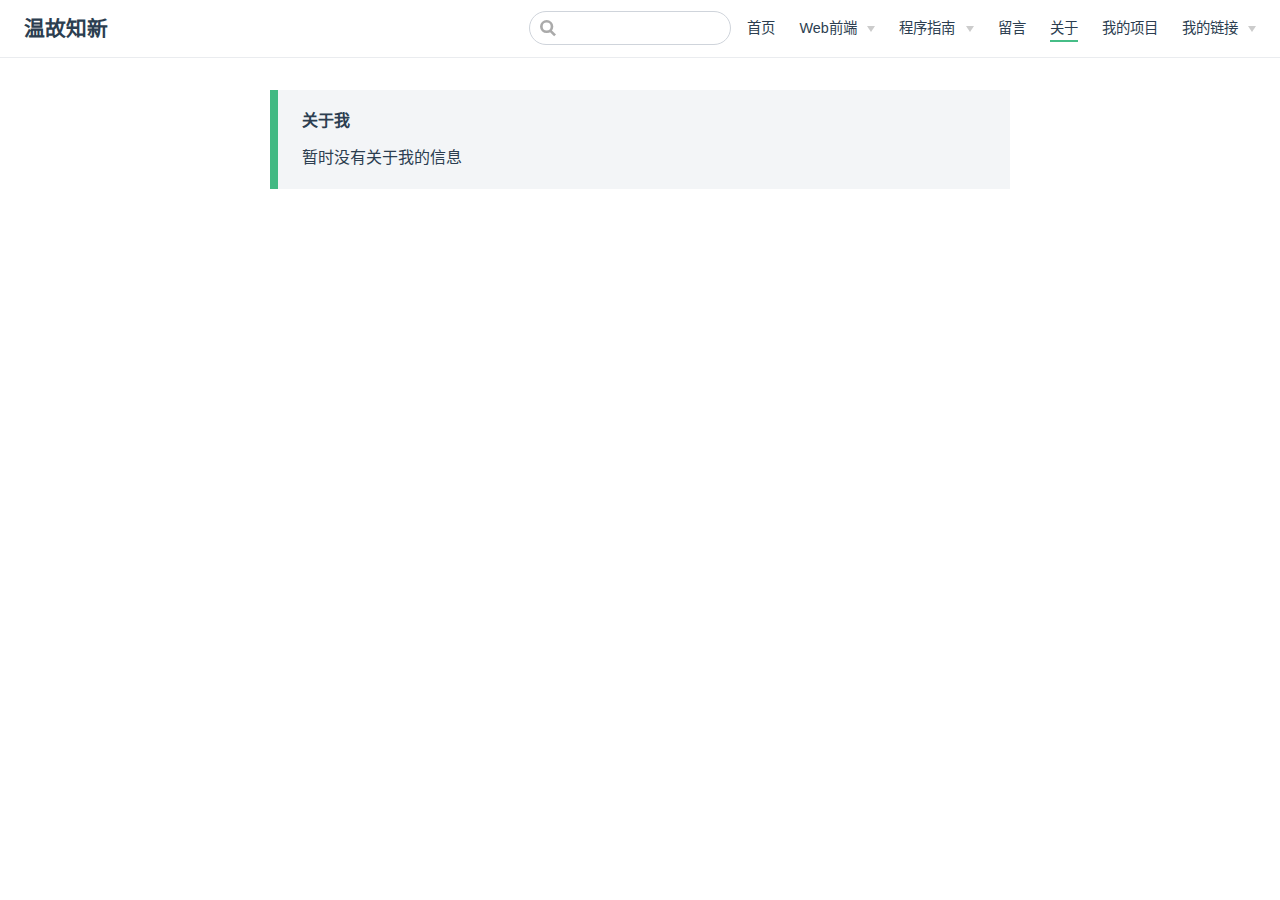
<file: about.html>
<!DOCTYPE html>
<html lang="zh-CN">
  <head>
    <meta charset="utf-8">
    <meta name="viewport" content="width=device-width,initial-scale=1">
    <title>温故知新</title>
    <meta name="description" content="个人学习博客">
    <meta name="generator" content="VuePress 1.3.0">
    <link rel="icon" href="/favicon.ico">
    
    <link rel="preload" href="/assets/css/0.styles.2c233616.css" as="style"><link rel="preload" href="/assets/js/app.0ac2291d.js" as="script"><link rel="preload" href="/assets/js/2.6199c666.js" as="script"><link rel="preload" href="/assets/js/11.966b18d2.js" as="script"><link rel="prefetch" href="/assets/js/10.bffbb377.js"><link rel="prefetch" href="/assets/js/12.c17d3bca.js"><link rel="prefetch" href="/assets/js/13.e081a203.js"><link rel="prefetch" href="/assets/js/14.fcd38581.js"><link rel="prefetch" href="/assets/js/15.8eeb1933.js"><link rel="prefetch" href="/assets/js/16.4ccaa748.js"><link rel="prefetch" href="/assets/js/17.68b8e4d8.js"><link rel="prefetch" href="/assets/js/3.4b110faf.js"><link rel="prefetch" href="/assets/js/4.4b8f8493.js"><link rel="prefetch" href="/assets/js/5.e010a989.js"><link rel="prefetch" href="/assets/js/6.4113db18.js"><link rel="prefetch" href="/assets/js/7.8db7dd3c.js"><link rel="prefetch" href="/assets/js/8.be3ffd36.js"><link rel="prefetch" href="/assets/js/9.ea385000.js">
    <link rel="stylesheet" href="/assets/css/0.styles.2c233616.css">
  </head>
  <body>
    <div id="app" data-server-rendered="true"><div class="theme-container no-sidebar"><header class="navbar"><div class="sidebar-button"><svg xmlns="http://www.w3.org/2000/svg" aria-hidden="true" role="img" viewBox="0 0 448 512" class="icon"><path fill="currentColor" d="M436 124H12c-6.627 0-12-5.373-12-12V80c0-6.627 5.373-12 12-12h424c6.627 0 12 5.373 12 12v32c0 6.627-5.373 12-12 12zm0 160H12c-6.627 0-12-5.373-12-12v-32c0-6.627 5.373-12 12-12h424c6.627 0 12 5.373 12 12v32c0 6.627-5.373 12-12 12zm0 160H12c-6.627 0-12-5.373-12-12v-32c0-6.627 5.373-12 12-12h424c6.627 0 12 5.373 12 12v32c0 6.627-5.373 12-12 12z"></path></svg></div> <a href="/" class="home-link router-link-active"><!----> <span class="site-name">温故知新</span></a> <div class="links"><div class="search-box"><input aria-label="Search" autocomplete="off" spellcheck="false" value=""> <!----></div> <nav class="nav-links can-hide"><div class="nav-item"><a href="/" class="nav-link">
  首页
</a></div><div class="nav-item"><div class="dropdown-wrapper"><button type="button" aria-label="Web前端" class="dropdown-title"><span class="title">Web前端</span> <span class="arrow right"></span></button> <ul class="nav-dropdown" style="display:none;"><li class="dropdown-item"><!----> <a href="/CSS/" class="nav-link">
  CSS
</a></li><li class="dropdown-item"><!----> <a href="/JavaScript/" class="nav-link">
  JacaScript
</a></li><li class="dropdown-item"><!----> <a href="/jQuery/" class="nav-link">
  jQuery
</a></li><li class="dropdown-item"><!----> <a href="/Vue.js/" class="nav-link">
  Vue.js
</a></li></ul></div></div><div class="nav-item"><div class="dropdown-wrapper"><button type="button" aria-label="程序指南" class="dropdown-title"><span class="title">程序指南</span> <span class="arrow right"></span></button> <ul class="nav-dropdown" style="display:none;"><li class="dropdown-item"><!----> <a href="/programs/git.html" class="nav-link">
  git
</a></li><li class="dropdown-item"><!----> <a href="/programs/github.html" class="nav-link">
  github
</a></li></ul></div></div><div class="nav-item"><a href="/message.html" class="nav-link">
  留言
</a></div><div class="nav-item"><a href="/about.html" class="nav-link router-link-exact-active router-link-active">
  关于
</a></div><div class="nav-item"><a href="/project/" class="nav-link">
  我的项目
</a></div><div class="nav-item"><div class="dropdown-wrapper"><button type="button" aria-label="我的链接" class="dropdown-title"><span class="title">我的链接</span> <span class="arrow right"></span></button> <ul class="nav-dropdown" style="display:none;"><li class="dropdown-item"><!----> <a href="https://gitee.com/kailin0" target="_blank" rel="noopener noreferrer" class="nav-link external">
  码云
  <svg xmlns="http://www.w3.org/2000/svg" aria-hidden="true" x="0px" y="0px" viewBox="0 0 100 100" width="15" height="15" class="icon outbound"><path fill="currentColor" d="M18.8,85.1h56l0,0c2.2,0,4-1.8,4-4v-32h-8v28h-48v-48h28v-8h-32l0,0c-2.2,0-4,1.8-4,4v56C14.8,83.3,16.6,85.1,18.8,85.1z"></path> <polygon fill="currentColor" points="45.7,48.7 51.3,54.3 77.2,28.5 77.2,37.2 85.2,37.2 85.2,14.9 62.8,14.9 62.8,22.9 71.5,22.9"></polygon></svg></a></li><li class="dropdown-item"><!----> <a href="https://github.com/KAIUP" target="_blank" rel="noopener noreferrer" class="nav-link external">
  GitHub
  <svg xmlns="http://www.w3.org/2000/svg" aria-hidden="true" x="0px" y="0px" viewBox="0 0 100 100" width="15" height="15" class="icon outbound"><path fill="currentColor" d="M18.8,85.1h56l0,0c2.2,0,4-1.8,4-4v-32h-8v28h-48v-48h28v-8h-32l0,0c-2.2,0-4,1.8-4,4v56C14.8,83.3,16.6,85.1,18.8,85.1z"></path> <polygon fill="currentColor" points="45.7,48.7 51.3,54.3 77.2,28.5 77.2,37.2 85.2,37.2 85.2,14.9 62.8,14.9 62.8,22.9 71.5,22.9"></polygon></svg></a></li></ul></div></div> <!----></nav></div></header> <div class="sidebar-mask"></div> <aside class="sidebar"><nav class="nav-links"><div class="nav-item"><a href="/" class="nav-link">
  首页
</a></div><div class="nav-item"><div class="dropdown-wrapper"><button type="button" aria-label="Web前端" class="dropdown-title"><span class="title">Web前端</span> <span class="arrow right"></span></button> <ul class="nav-dropdown" style="display:none;"><li class="dropdown-item"><!----> <a href="/CSS/" class="nav-link">
  CSS
</a></li><li class="dropdown-item"><!----> <a href="/JavaScript/" class="nav-link">
  JacaScript
</a></li><li class="dropdown-item"><!----> <a href="/jQuery/" class="nav-link">
  jQuery
</a></li><li class="dropdown-item"><!----> <a href="/Vue.js/" class="nav-link">
  Vue.js
</a></li></ul></div></div><div class="nav-item"><div class="dropdown-wrapper"><button type="button" aria-label="程序指南" class="dropdown-title"><span class="title">程序指南</span> <span class="arrow right"></span></button> <ul class="nav-dropdown" style="display:none;"><li class="dropdown-item"><!----> <a href="/programs/git.html" class="nav-link">
  git
</a></li><li class="dropdown-item"><!----> <a href="/programs/github.html" class="nav-link">
  github
</a></li></ul></div></div><div class="nav-item"><a href="/message.html" class="nav-link">
  留言
</a></div><div class="nav-item"><a href="/about.html" class="nav-link router-link-exact-active router-link-active">
  关于
</a></div><div class="nav-item"><a href="/project/" class="nav-link">
  我的项目
</a></div><div class="nav-item"><div class="dropdown-wrapper"><button type="button" aria-label="我的链接" class="dropdown-title"><span class="title">我的链接</span> <span class="arrow right"></span></button> <ul class="nav-dropdown" style="display:none;"><li class="dropdown-item"><!----> <a href="https://gitee.com/kailin0" target="_blank" rel="noopener noreferrer" class="nav-link external">
  码云
  <svg xmlns="http://www.w3.org/2000/svg" aria-hidden="true" x="0px" y="0px" viewBox="0 0 100 100" width="15" height="15" class="icon outbound"><path fill="currentColor" d="M18.8,85.1h56l0,0c2.2,0,4-1.8,4-4v-32h-8v28h-48v-48h28v-8h-32l0,0c-2.2,0-4,1.8-4,4v56C14.8,83.3,16.6,85.1,18.8,85.1z"></path> <polygon fill="currentColor" points="45.7,48.7 51.3,54.3 77.2,28.5 77.2,37.2 85.2,37.2 85.2,14.9 62.8,14.9 62.8,22.9 71.5,22.9"></polygon></svg></a></li><li class="dropdown-item"><!----> <a href="https://github.com/KAIUP" target="_blank" rel="noopener noreferrer" class="nav-link external">
  GitHub
  <svg xmlns="http://www.w3.org/2000/svg" aria-hidden="true" x="0px" y="0px" viewBox="0 0 100 100" width="15" height="15" class="icon outbound"><path fill="currentColor" d="M18.8,85.1h56l0,0c2.2,0,4-1.8,4-4v-32h-8v28h-48v-48h28v-8h-32l0,0c-2.2,0-4,1.8-4,4v56C14.8,83.3,16.6,85.1,18.8,85.1z"></path> <polygon fill="currentColor" points="45.7,48.7 51.3,54.3 77.2,28.5 77.2,37.2 85.2,37.2 85.2,14.9 62.8,14.9 62.8,22.9 71.5,22.9"></polygon></svg></a></li></ul></div></div> <!----></nav>  <!----> </aside> <main class="page"> <div class="theme-default-content content__default"><div class="custom-block tip"><p class="custom-block-title">关于我</p> <p>暂时没有关于我的信息</p></div></div> <footer class="page-edit"><!----> <!----></footer> <!----> </main></div><div class="global-ui"><!----></div></div>
    <script src="/assets/js/app.0ac2291d.js" defer></script><script src="/assets/js/2.6199c666.js" defer></script><script src="/assets/js/11.966b18d2.js" defer></script>
  </body>
</html>
</file>
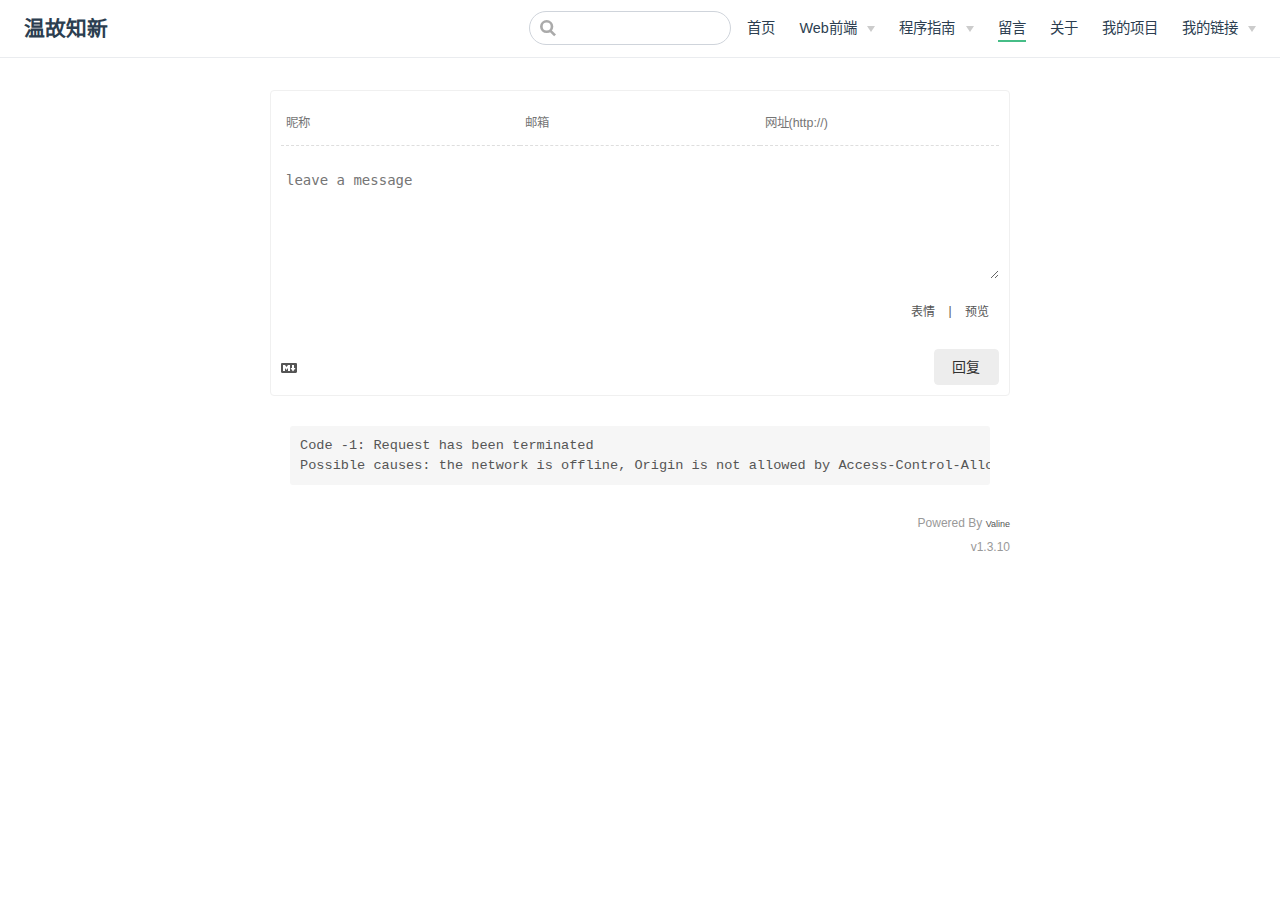
<file: message.html>
<!DOCTYPE html>
<html lang="zh-CN">
  <head>
    <meta charset="utf-8">
    <meta name="viewport" content="width=device-width,initial-scale=1">
    <title>温故知新</title>
    <meta name="description" content="个人学习博客">
    <meta name="generator" content="VuePress 1.3.0">
    <link rel="icon" href="/favicon.ico">
    
    <link rel="preload" href="/assets/css/0.styles.2c233616.css" as="style"><link rel="preload" href="/assets/js/app.0ac2291d.js" as="script"><link rel="preload" href="/assets/js/2.6199c666.js" as="script"><link rel="preload" href="/assets/js/13.e081a203.js" as="script"><link rel="preload" href="/assets/js/6.4113db18.js" as="script"><link rel="prefetch" href="/assets/js/10.bffbb377.js"><link rel="prefetch" href="/assets/js/11.966b18d2.js"><link rel="prefetch" href="/assets/js/12.c17d3bca.js"><link rel="prefetch" href="/assets/js/14.fcd38581.js"><link rel="prefetch" href="/assets/js/15.8eeb1933.js"><link rel="prefetch" href="/assets/js/16.4ccaa748.js"><link rel="prefetch" href="/assets/js/17.68b8e4d8.js"><link rel="prefetch" href="/assets/js/3.4b110faf.js"><link rel="prefetch" href="/assets/js/4.4b8f8493.js"><link rel="prefetch" href="/assets/js/5.e010a989.js"><link rel="prefetch" href="/assets/js/7.8db7dd3c.js"><link rel="prefetch" href="/assets/js/8.be3ffd36.js"><link rel="prefetch" href="/assets/js/9.ea385000.js">
    <link rel="stylesheet" href="/assets/css/0.styles.2c233616.css">
  </head>
  <body>
    <div id="app" data-server-rendered="true"><div class="theme-container no-sidebar"><header class="navbar"><div class="sidebar-button"><svg xmlns="http://www.w3.org/2000/svg" aria-hidden="true" role="img" viewBox="0 0 448 512" class="icon"><path fill="currentColor" d="M436 124H12c-6.627 0-12-5.373-12-12V80c0-6.627 5.373-12 12-12h424c6.627 0 12 5.373 12 12v32c0 6.627-5.373 12-12 12zm0 160H12c-6.627 0-12-5.373-12-12v-32c0-6.627 5.373-12 12-12h424c6.627 0 12 5.373 12 12v32c0 6.627-5.373 12-12 12zm0 160H12c-6.627 0-12-5.373-12-12v-32c0-6.627 5.373-12 12-12h424c6.627 0 12 5.373 12 12v32c0 6.627-5.373 12-12 12z"></path></svg></div> <a href="/" class="home-link router-link-active"><!----> <span class="site-name">温故知新</span></a> <div class="links"><div class="search-box"><input aria-label="Search" autocomplete="off" spellcheck="false" value=""> <!----></div> <nav class="nav-links can-hide"><div class="nav-item"><a href="/" class="nav-link">
  首页
</a></div><div class="nav-item"><div class="dropdown-wrapper"><button type="button" aria-label="Web前端" class="dropdown-title"><span class="title">Web前端</span> <span class="arrow right"></span></button> <ul class="nav-dropdown" style="display:none;"><li class="dropdown-item"><!----> <a href="/CSS/" class="nav-link">
  CSS
</a></li><li class="dropdown-item"><!----> <a href="/JavaScript/" class="nav-link">
  JacaScript
</a></li><li class="dropdown-item"><!----> <a href="/jQuery/" class="nav-link">
  jQuery
</a></li><li class="dropdown-item"><!----> <a href="/Vue.js/" class="nav-link">
  Vue.js
</a></li></ul></div></div><div class="nav-item"><div class="dropdown-wrapper"><button type="button" aria-label="程序指南" class="dropdown-title"><span class="title">程序指南</span> <span class="arrow right"></span></button> <ul class="nav-dropdown" style="display:none;"><li class="dropdown-item"><!----> <a href="/programs/git.html" class="nav-link">
  git
</a></li><li class="dropdown-item"><!----> <a href="/programs/github.html" class="nav-link">
  github
</a></li></ul></div></div><div class="nav-item"><a href="/message.html" class="nav-link router-link-exact-active router-link-active">
  留言
</a></div><div class="nav-item"><a href="/about.html" class="nav-link">
  关于
</a></div><div class="nav-item"><a href="/project/" class="nav-link">
  我的项目
</a></div><div class="nav-item"><div class="dropdown-wrapper"><button type="button" aria-label="我的链接" class="dropdown-title"><span class="title">我的链接</span> <span class="arrow right"></span></button> <ul class="nav-dropdown" style="display:none;"><li class="dropdown-item"><!----> <a href="https://gitee.com/kailin0" target="_blank" rel="noopener noreferrer" class="nav-link external">
  码云
  <svg xmlns="http://www.w3.org/2000/svg" aria-hidden="true" x="0px" y="0px" viewBox="0 0 100 100" width="15" height="15" class="icon outbound"><path fill="currentColor" d="M18.8,85.1h56l0,0c2.2,0,4-1.8,4-4v-32h-8v28h-48v-48h28v-8h-32l0,0c-2.2,0-4,1.8-4,4v56C14.8,83.3,16.6,85.1,18.8,85.1z"></path> <polygon fill="currentColor" points="45.7,48.7 51.3,54.3 77.2,28.5 77.2,37.2 85.2,37.2 85.2,14.9 62.8,14.9 62.8,22.9 71.5,22.9"></polygon></svg></a></li><li class="dropdown-item"><!----> <a href="https://github.com/KAIUP" target="_blank" rel="noopener noreferrer" class="nav-link external">
  GitHub
  <svg xmlns="http://www.w3.org/2000/svg" aria-hidden="true" x="0px" y="0px" viewBox="0 0 100 100" width="15" height="15" class="icon outbound"><path fill="currentColor" d="M18.8,85.1h56l0,0c2.2,0,4-1.8,4-4v-32h-8v28h-48v-48h28v-8h-32l0,0c-2.2,0-4,1.8-4,4v56C14.8,83.3,16.6,85.1,18.8,85.1z"></path> <polygon fill="currentColor" points="45.7,48.7 51.3,54.3 77.2,28.5 77.2,37.2 85.2,37.2 85.2,14.9 62.8,14.9 62.8,22.9 71.5,22.9"></polygon></svg></a></li></ul></div></div> <!----></nav></div></header> <div class="sidebar-mask"></div> <aside class="sidebar"><nav class="nav-links"><div class="nav-item"><a href="/" class="nav-link">
  首页
</a></div><div class="nav-item"><div class="dropdown-wrapper"><button type="button" aria-label="Web前端" class="dropdown-title"><span class="title">Web前端</span> <span class="arrow right"></span></button> <ul class="nav-dropdown" style="display:none;"><li class="dropdown-item"><!----> <a href="/CSS/" class="nav-link">
  CSS
</a></li><li class="dropdown-item"><!----> <a href="/JavaScript/" class="nav-link">
  JacaScript
</a></li><li class="dropdown-item"><!----> <a href="/jQuery/" class="nav-link">
  jQuery
</a></li><li class="dropdown-item"><!----> <a href="/Vue.js/" class="nav-link">
  Vue.js
</a></li></ul></div></div><div class="nav-item"><div class="dropdown-wrapper"><button type="button" aria-label="程序指南" class="dropdown-title"><span class="title">程序指南</span> <span class="arrow right"></span></button> <ul class="nav-dropdown" style="display:none;"><li class="dropdown-item"><!----> <a href="/programs/git.html" class="nav-link">
  git
</a></li><li class="dropdown-item"><!----> <a href="/programs/github.html" class="nav-link">
  github
</a></li></ul></div></div><div class="nav-item"><a href="/message.html" class="nav-link router-link-exact-active router-link-active">
  留言
</a></div><div class="nav-item"><a href="/about.html" class="nav-link">
  关于
</a></div><div class="nav-item"><a href="/project/" class="nav-link">
  我的项目
</a></div><div class="nav-item"><div class="dropdown-wrapper"><button type="button" aria-label="我的链接" class="dropdown-title"><span class="title">我的链接</span> <span class="arrow right"></span></button> <ul class="nav-dropdown" style="display:none;"><li class="dropdown-item"><!----> <a href="https://gitee.com/kailin0" target="_blank" rel="noopener noreferrer" class="nav-link external">
  码云
  <svg xmlns="http://www.w3.org/2000/svg" aria-hidden="true" x="0px" y="0px" viewBox="0 0 100 100" width="15" height="15" class="icon outbound"><path fill="currentColor" d="M18.8,85.1h56l0,0c2.2,0,4-1.8,4-4v-32h-8v28h-48v-48h28v-8h-32l0,0c-2.2,0-4,1.8-4,4v56C14.8,83.3,16.6,85.1,18.8,85.1z"></path> <polygon fill="currentColor" points="45.7,48.7 51.3,54.3 77.2,28.5 77.2,37.2 85.2,37.2 85.2,14.9 62.8,14.9 62.8,22.9 71.5,22.9"></polygon></svg></a></li><li class="dropdown-item"><!----> <a href="https://github.com/KAIUP" target="_blank" rel="noopener noreferrer" class="nav-link external">
  GitHub
  <svg xmlns="http://www.w3.org/2000/svg" aria-hidden="true" x="0px" y="0px" viewBox="0 0 100 100" width="15" height="15" class="icon outbound"><path fill="currentColor" d="M18.8,85.1h56l0,0c2.2,0,4-1.8,4-4v-32h-8v28h-48v-48h28v-8h-32l0,0c-2.2,0-4,1.8-4,4v56C14.8,83.3,16.6,85.1,18.8,85.1z"></path> <polygon fill="currentColor" points="45.7,48.7 51.3,54.3 77.2,28.5 77.2,37.2 85.2,37.2 85.2,14.9 62.8,14.9 62.8,22.9 71.5,22.9"></polygon></svg></a></li></ul></div></div> <!----></nav>  <!----> </aside> <main class="page"> <div class="theme-default-content content__default"><div id="vcomments"></div></div> <footer class="page-edit"><!----> <!----></footer> <!----> </main></div><div class="global-ui"><!----></div></div>
    <script src="/assets/js/app.0ac2291d.js" defer></script><script src="/assets/js/2.6199c666.js" defer></script><script src="/assets/js/13.e081a203.js" defer></script><script src="/assets/js/6.4113db18.js" defer></script>
  </body>
</html>
</file>
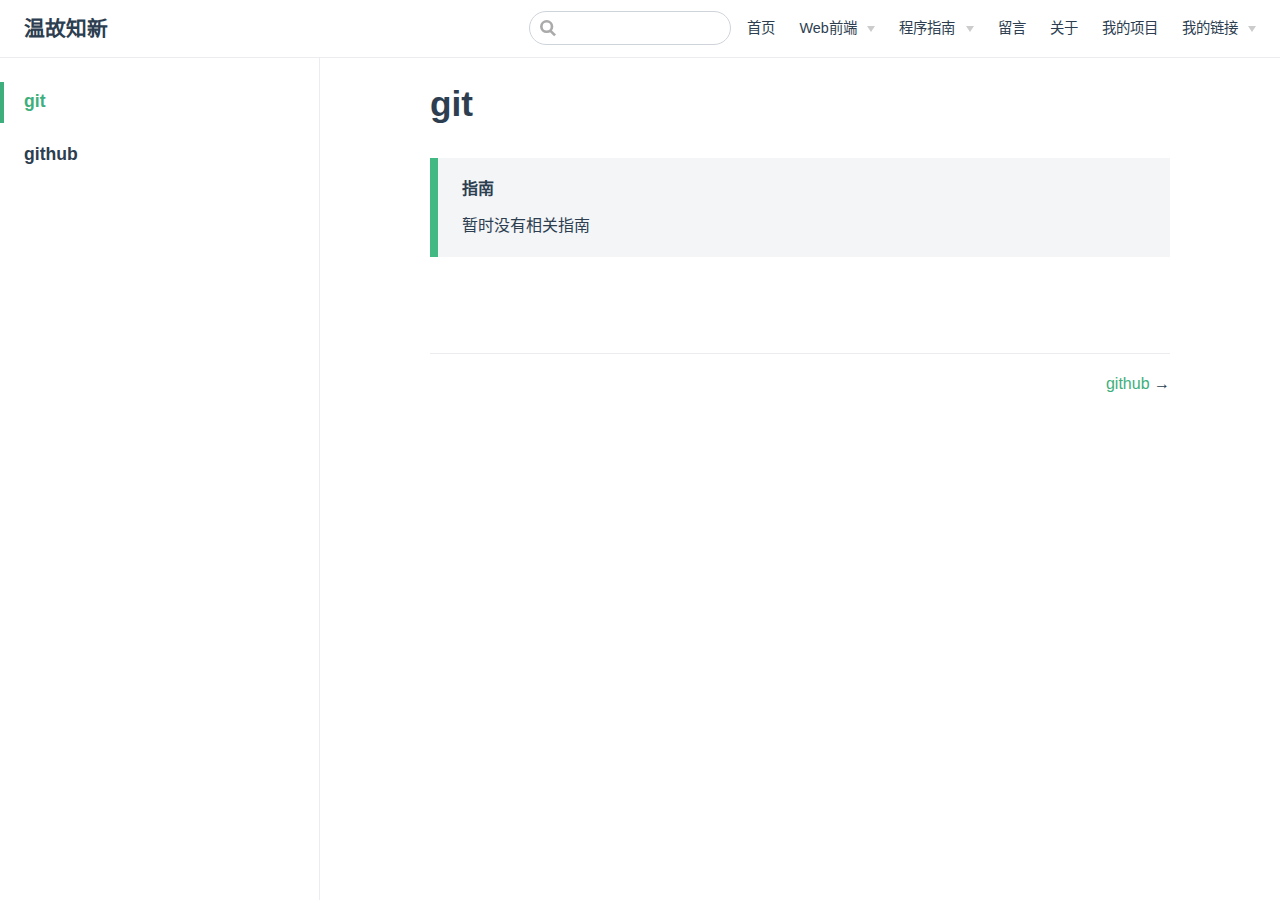
<file: programs/git.html>
<!DOCTYPE html>
<html lang="zh-CN">
  <head>
    <meta charset="utf-8">
    <meta name="viewport" content="width=device-width,initial-scale=1">
    <title>git | 温故知新</title>
    <meta name="description" content="个人学习博客">
    <meta name="generator" content="VuePress 1.3.0">
    <link rel="icon" href="/favicon.ico">
    
    <link rel="preload" href="/assets/css/0.styles.2c233616.css" as="style"><link rel="preload" href="/assets/js/app.0ac2291d.js" as="script"><link rel="preload" href="/assets/js/2.6199c666.js" as="script"><link rel="preload" href="/assets/js/14.fcd38581.js" as="script"><link rel="prefetch" href="/assets/js/10.bffbb377.js"><link rel="prefetch" href="/assets/js/11.966b18d2.js"><link rel="prefetch" href="/assets/js/12.c17d3bca.js"><link rel="prefetch" href="/assets/js/13.e081a203.js"><link rel="prefetch" href="/assets/js/15.8eeb1933.js"><link rel="prefetch" href="/assets/js/16.4ccaa748.js"><link rel="prefetch" href="/assets/js/17.68b8e4d8.js"><link rel="prefetch" href="/assets/js/3.4b110faf.js"><link rel="prefetch" href="/assets/js/4.4b8f8493.js"><link rel="prefetch" href="/assets/js/5.e010a989.js"><link rel="prefetch" href="/assets/js/6.4113db18.js"><link rel="prefetch" href="/assets/js/7.8db7dd3c.js"><link rel="prefetch" href="/assets/js/8.be3ffd36.js"><link rel="prefetch" href="/assets/js/9.ea385000.js">
    <link rel="stylesheet" href="/assets/css/0.styles.2c233616.css">
  </head>
  <body>
    <div id="app" data-server-rendered="true"><div class="theme-container"><header class="navbar"><div class="sidebar-button"><svg xmlns="http://www.w3.org/2000/svg" aria-hidden="true" role="img" viewBox="0 0 448 512" class="icon"><path fill="currentColor" d="M436 124H12c-6.627 0-12-5.373-12-12V80c0-6.627 5.373-12 12-12h424c6.627 0 12 5.373 12 12v32c0 6.627-5.373 12-12 12zm0 160H12c-6.627 0-12-5.373-12-12v-32c0-6.627 5.373-12 12-12h424c6.627 0 12 5.373 12 12v32c0 6.627-5.373 12-12 12zm0 160H12c-6.627 0-12-5.373-12-12v-32c0-6.627 5.373-12 12-12h424c6.627 0 12 5.373 12 12v32c0 6.627-5.373 12-12 12z"></path></svg></div> <a href="/" class="home-link router-link-active"><!----> <span class="site-name">温故知新</span></a> <div class="links"><div class="search-box"><input aria-label="Search" autocomplete="off" spellcheck="false" value=""> <!----></div> <nav class="nav-links can-hide"><div class="nav-item"><a href="/" class="nav-link">
  首页
</a></div><div class="nav-item"><div class="dropdown-wrapper"><button type="button" aria-label="Web前端" class="dropdown-title"><span class="title">Web前端</span> <span class="arrow right"></span></button> <ul class="nav-dropdown" style="display:none;"><li class="dropdown-item"><!----> <a href="/CSS/" class="nav-link">
  CSS
</a></li><li class="dropdown-item"><!----> <a href="/JavaScript/" class="nav-link">
  JacaScript
</a></li><li class="dropdown-item"><!----> <a href="/jQuery/" class="nav-link">
  jQuery
</a></li><li class="dropdown-item"><!----> <a href="/Vue.js/" class="nav-link">
  Vue.js
</a></li></ul></div></div><div class="nav-item"><div class="dropdown-wrapper"><button type="button" aria-label="程序指南" class="dropdown-title"><span class="title">程序指南</span> <span class="arrow right"></span></button> <ul class="nav-dropdown" style="display:none;"><li class="dropdown-item"><!----> <a href="/programs/git.html" class="nav-link router-link-exact-active router-link-active">
  git
</a></li><li class="dropdown-item"><!----> <a href="/programs/github.html" class="nav-link">
  github
</a></li></ul></div></div><div class="nav-item"><a href="/message.html" class="nav-link">
  留言
</a></div><div class="nav-item"><a href="/about.html" class="nav-link">
  关于
</a></div><div class="nav-item"><a href="/project/" class="nav-link">
  我的项目
</a></div><div class="nav-item"><div class="dropdown-wrapper"><button type="button" aria-label="我的链接" class="dropdown-title"><span class="title">我的链接</span> <span class="arrow right"></span></button> <ul class="nav-dropdown" style="display:none;"><li class="dropdown-item"><!----> <a href="https://gitee.com/kailin0" target="_blank" rel="noopener noreferrer" class="nav-link external">
  码云
  <svg xmlns="http://www.w3.org/2000/svg" aria-hidden="true" x="0px" y="0px" viewBox="0 0 100 100" width="15" height="15" class="icon outbound"><path fill="currentColor" d="M18.8,85.1h56l0,0c2.2,0,4-1.8,4-4v-32h-8v28h-48v-48h28v-8h-32l0,0c-2.2,0-4,1.8-4,4v56C14.8,83.3,16.6,85.1,18.8,85.1z"></path> <polygon fill="currentColor" points="45.7,48.7 51.3,54.3 77.2,28.5 77.2,37.2 85.2,37.2 85.2,14.9 62.8,14.9 62.8,22.9 71.5,22.9"></polygon></svg></a></li><li class="dropdown-item"><!----> <a href="https://github.com/KAIUP" target="_blank" rel="noopener noreferrer" class="nav-link external">
  GitHub
  <svg xmlns="http://www.w3.org/2000/svg" aria-hidden="true" x="0px" y="0px" viewBox="0 0 100 100" width="15" height="15" class="icon outbound"><path fill="currentColor" d="M18.8,85.1h56l0,0c2.2,0,4-1.8,4-4v-32h-8v28h-48v-48h28v-8h-32l0,0c-2.2,0-4,1.8-4,4v56C14.8,83.3,16.6,85.1,18.8,85.1z"></path> <polygon fill="currentColor" points="45.7,48.7 51.3,54.3 77.2,28.5 77.2,37.2 85.2,37.2 85.2,14.9 62.8,14.9 62.8,22.9 71.5,22.9"></polygon></svg></a></li></ul></div></div> <!----></nav></div></header> <div class="sidebar-mask"></div> <aside class="sidebar"><nav class="nav-links"><div class="nav-item"><a href="/" class="nav-link">
  首页
</a></div><div class="nav-item"><div class="dropdown-wrapper"><button type="button" aria-label="Web前端" class="dropdown-title"><span class="title">Web前端</span> <span class="arrow right"></span></button> <ul class="nav-dropdown" style="display:none;"><li class="dropdown-item"><!----> <a href="/CSS/" class="nav-link">
  CSS
</a></li><li class="dropdown-item"><!----> <a href="/JavaScript/" class="nav-link">
  JacaScript
</a></li><li class="dropdown-item"><!----> <a href="/jQuery/" class="nav-link">
  jQuery
</a></li><li class="dropdown-item"><!----> <a href="/Vue.js/" class="nav-link">
  Vue.js
</a></li></ul></div></div><div class="nav-item"><div class="dropdown-wrapper"><button type="button" aria-label="程序指南" class="dropdown-title"><span class="title">程序指南</span> <span class="arrow right"></span></button> <ul class="nav-dropdown" style="display:none;"><li class="dropdown-item"><!----> <a href="/programs/git.html" class="nav-link router-link-exact-active router-link-active">
  git
</a></li><li class="dropdown-item"><!----> <a href="/programs/github.html" class="nav-link">
  github
</a></li></ul></div></div><div class="nav-item"><a href="/message.html" class="nav-link">
  留言
</a></div><div class="nav-item"><a href="/about.html" class="nav-link">
  关于
</a></div><div class="nav-item"><a href="/project/" class="nav-link">
  我的项目
</a></div><div class="nav-item"><div class="dropdown-wrapper"><button type="button" aria-label="我的链接" class="dropdown-title"><span class="title">我的链接</span> <span class="arrow right"></span></button> <ul class="nav-dropdown" style="display:none;"><li class="dropdown-item"><!----> <a href="https://gitee.com/kailin0" target="_blank" rel="noopener noreferrer" class="nav-link external">
  码云
  <svg xmlns="http://www.w3.org/2000/svg" aria-hidden="true" x="0px" y="0px" viewBox="0 0 100 100" width="15" height="15" class="icon outbound"><path fill="currentColor" d="M18.8,85.1h56l0,0c2.2,0,4-1.8,4-4v-32h-8v28h-48v-48h28v-8h-32l0,0c-2.2,0-4,1.8-4,4v56C14.8,83.3,16.6,85.1,18.8,85.1z"></path> <polygon fill="currentColor" points="45.7,48.7 51.3,54.3 77.2,28.5 77.2,37.2 85.2,37.2 85.2,14.9 62.8,14.9 62.8,22.9 71.5,22.9"></polygon></svg></a></li><li class="dropdown-item"><!----> <a href="https://github.com/KAIUP" target="_blank" rel="noopener noreferrer" class="nav-link external">
  GitHub
  <svg xmlns="http://www.w3.org/2000/svg" aria-hidden="true" x="0px" y="0px" viewBox="0 0 100 100" width="15" height="15" class="icon outbound"><path fill="currentColor" d="M18.8,85.1h56l0,0c2.2,0,4-1.8,4-4v-32h-8v28h-48v-48h28v-8h-32l0,0c-2.2,0-4,1.8-4,4v56C14.8,83.3,16.6,85.1,18.8,85.1z"></path> <polygon fill="currentColor" points="45.7,48.7 51.3,54.3 77.2,28.5 77.2,37.2 85.2,37.2 85.2,14.9 62.8,14.9 62.8,22.9 71.5,22.9"></polygon></svg></a></li></ul></div></div> <!----></nav>  <ul class="sidebar-links"><li><a href="/programs/git.html" class="active sidebar-link">git</a></li><li><a href="/programs/github.html" class="sidebar-link">github</a></li></ul> </aside> <main class="page"> <div class="theme-default-content content__default"><h1 id="git"><a href="#git" class="header-anchor">#</a> git</h1> <div class="custom-block tip"><p class="custom-block-title">指南</p> <p>暂时没有相关指南</p></div></div> <footer class="page-edit"><!----> <!----></footer> <div class="page-nav"><p class="inner"><!----> <span class="next"><a href="/programs/github.html">
        github
      </a>
      →
    </span></p></div> </main></div><div class="global-ui"><!----></div></div>
    <script src="/assets/js/app.0ac2291d.js" defer></script><script src="/assets/js/2.6199c666.js" defer></script><script src="/assets/js/14.fcd38581.js" defer></script>
  </body>
</html>
</file>
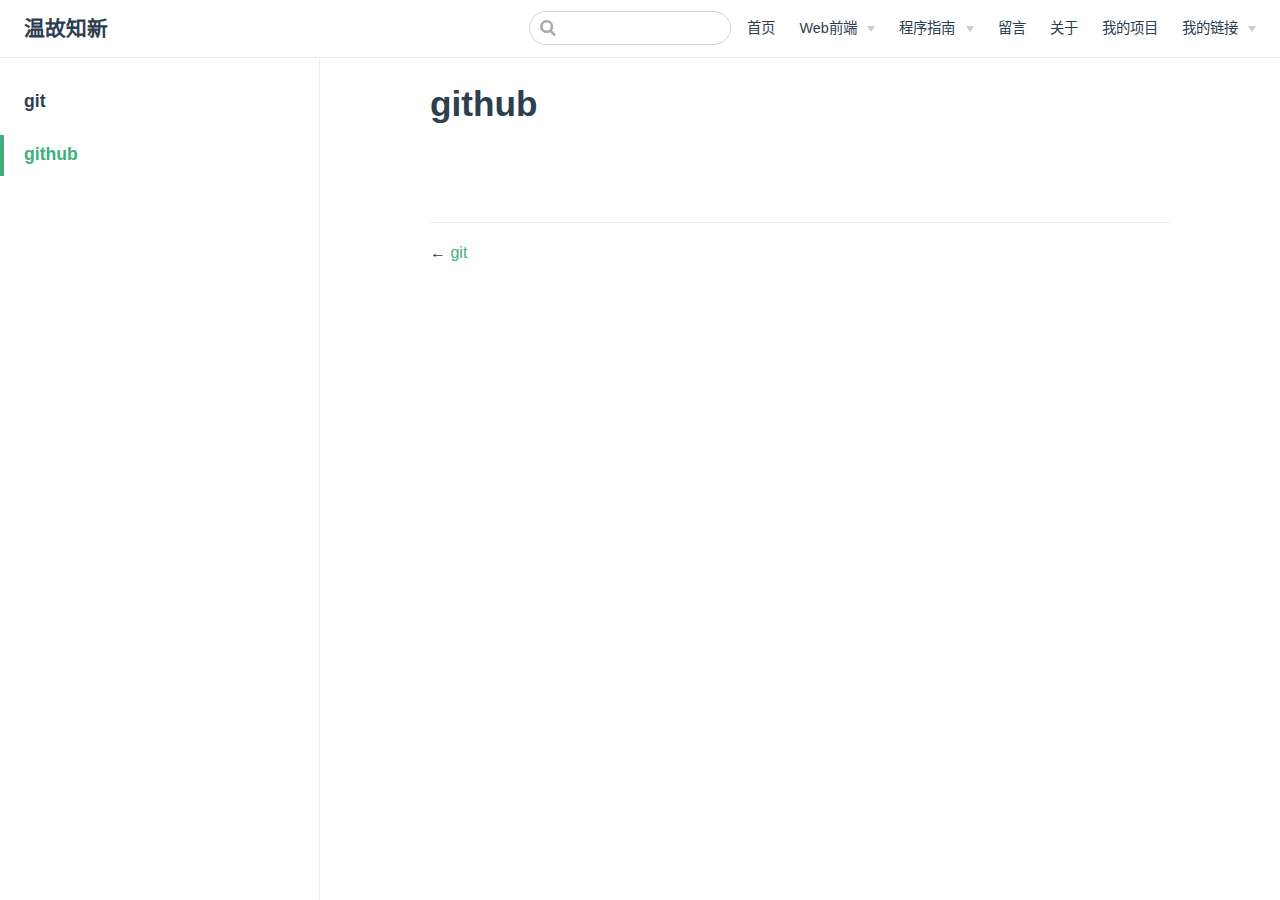
<file: programs/github.html>
<!DOCTYPE html>
<html lang="zh-CN">
  <head>
    <meta charset="utf-8">
    <meta name="viewport" content="width=device-width,initial-scale=1">
    <title>github | 温故知新</title>
    <meta name="description" content="个人学习博客">
    <meta name="generator" content="VuePress 1.3.0">
    <link rel="icon" href="/favicon.ico">
    
    <link rel="preload" href="/assets/css/0.styles.2c233616.css" as="style"><link rel="preload" href="/assets/js/app.0ac2291d.js" as="script"><link rel="preload" href="/assets/js/2.6199c666.js" as="script"><link rel="preload" href="/assets/js/15.8eeb1933.js" as="script"><link rel="prefetch" href="/assets/js/10.bffbb377.js"><link rel="prefetch" href="/assets/js/11.966b18d2.js"><link rel="prefetch" href="/assets/js/12.c17d3bca.js"><link rel="prefetch" href="/assets/js/13.e081a203.js"><link rel="prefetch" href="/assets/js/14.fcd38581.js"><link rel="prefetch" href="/assets/js/16.4ccaa748.js"><link rel="prefetch" href="/assets/js/17.68b8e4d8.js"><link rel="prefetch" href="/assets/js/3.4b110faf.js"><link rel="prefetch" href="/assets/js/4.4b8f8493.js"><link rel="prefetch" href="/assets/js/5.e010a989.js"><link rel="prefetch" href="/assets/js/6.4113db18.js"><link rel="prefetch" href="/assets/js/7.8db7dd3c.js"><link rel="prefetch" href="/assets/js/8.be3ffd36.js"><link rel="prefetch" href="/assets/js/9.ea385000.js">
    <link rel="stylesheet" href="/assets/css/0.styles.2c233616.css">
  </head>
  <body>
    <div id="app" data-server-rendered="true"><div class="theme-container"><header class="navbar"><div class="sidebar-button"><svg xmlns="http://www.w3.org/2000/svg" aria-hidden="true" role="img" viewBox="0 0 448 512" class="icon"><path fill="currentColor" d="M436 124H12c-6.627 0-12-5.373-12-12V80c0-6.627 5.373-12 12-12h424c6.627 0 12 5.373 12 12v32c0 6.627-5.373 12-12 12zm0 160H12c-6.627 0-12-5.373-12-12v-32c0-6.627 5.373-12 12-12h424c6.627 0 12 5.373 12 12v32c0 6.627-5.373 12-12 12zm0 160H12c-6.627 0-12-5.373-12-12v-32c0-6.627 5.373-12 12-12h424c6.627 0 12 5.373 12 12v32c0 6.627-5.373 12-12 12z"></path></svg></div> <a href="/" class="home-link router-link-active"><!----> <span class="site-name">温故知新</span></a> <div class="links"><div class="search-box"><input aria-label="Search" autocomplete="off" spellcheck="false" value=""> <!----></div> <nav class="nav-links can-hide"><div class="nav-item"><a href="/" class="nav-link">
  首页
</a></div><div class="nav-item"><div class="dropdown-wrapper"><button type="button" aria-label="Web前端" class="dropdown-title"><span class="title">Web前端</span> <span class="arrow right"></span></button> <ul class="nav-dropdown" style="display:none;"><li class="dropdown-item"><!----> <a href="/CSS/" class="nav-link">
  CSS
</a></li><li class="dropdown-item"><!----> <a href="/JavaScript/" class="nav-link">
  JacaScript
</a></li><li class="dropdown-item"><!----> <a href="/jQuery/" class="nav-link">
  jQuery
</a></li><li class="dropdown-item"><!----> <a href="/Vue.js/" class="nav-link">
  Vue.js
</a></li></ul></div></div><div class="nav-item"><div class="dropdown-wrapper"><button type="button" aria-label="程序指南" class="dropdown-title"><span class="title">程序指南</span> <span class="arrow right"></span></button> <ul class="nav-dropdown" style="display:none;"><li class="dropdown-item"><!----> <a href="/programs/git.html" class="nav-link">
  git
</a></li><li class="dropdown-item"><!----> <a href="/programs/github.html" class="nav-link router-link-exact-active router-link-active">
  github
</a></li></ul></div></div><div class="nav-item"><a href="/message.html" class="nav-link">
  留言
</a></div><div class="nav-item"><a href="/about.html" class="nav-link">
  关于
</a></div><div class="nav-item"><a href="/project/" class="nav-link">
  我的项目
</a></div><div class="nav-item"><div class="dropdown-wrapper"><button type="button" aria-label="我的链接" class="dropdown-title"><span class="title">我的链接</span> <span class="arrow right"></span></button> <ul class="nav-dropdown" style="display:none;"><li class="dropdown-item"><!----> <a href="https://gitee.com/kailin0" target="_blank" rel="noopener noreferrer" class="nav-link external">
  码云
  <svg xmlns="http://www.w3.org/2000/svg" aria-hidden="true" x="0px" y="0px" viewBox="0 0 100 100" width="15" height="15" class="icon outbound"><path fill="currentColor" d="M18.8,85.1h56l0,0c2.2,0,4-1.8,4-4v-32h-8v28h-48v-48h28v-8h-32l0,0c-2.2,0-4,1.8-4,4v56C14.8,83.3,16.6,85.1,18.8,85.1z"></path> <polygon fill="currentColor" points="45.7,48.7 51.3,54.3 77.2,28.5 77.2,37.2 85.2,37.2 85.2,14.9 62.8,14.9 62.8,22.9 71.5,22.9"></polygon></svg></a></li><li class="dropdown-item"><!----> <a href="https://github.com/KAIUP" target="_blank" rel="noopener noreferrer" class="nav-link external">
  GitHub
  <svg xmlns="http://www.w3.org/2000/svg" aria-hidden="true" x="0px" y="0px" viewBox="0 0 100 100" width="15" height="15" class="icon outbound"><path fill="currentColor" d="M18.8,85.1h56l0,0c2.2,0,4-1.8,4-4v-32h-8v28h-48v-48h28v-8h-32l0,0c-2.2,0-4,1.8-4,4v56C14.8,83.3,16.6,85.1,18.8,85.1z"></path> <polygon fill="currentColor" points="45.7,48.7 51.3,54.3 77.2,28.5 77.2,37.2 85.2,37.2 85.2,14.9 62.8,14.9 62.8,22.9 71.5,22.9"></polygon></svg></a></li></ul></div></div> <!----></nav></div></header> <div class="sidebar-mask"></div> <aside class="sidebar"><nav class="nav-links"><div class="nav-item"><a href="/" class="nav-link">
  首页
</a></div><div class="nav-item"><div class="dropdown-wrapper"><button type="button" aria-label="Web前端" class="dropdown-title"><span class="title">Web前端</span> <span class="arrow right"></span></button> <ul class="nav-dropdown" style="display:none;"><li class="dropdown-item"><!----> <a href="/CSS/" class="nav-link">
  CSS
</a></li><li class="dropdown-item"><!----> <a href="/JavaScript/" class="nav-link">
  JacaScript
</a></li><li class="dropdown-item"><!----> <a href="/jQuery/" class="nav-link">
  jQuery
</a></li><li class="dropdown-item"><!----> <a href="/Vue.js/" class="nav-link">
  Vue.js
</a></li></ul></div></div><div class="nav-item"><div class="dropdown-wrapper"><button type="button" aria-label="程序指南" class="dropdown-title"><span class="title">程序指南</span> <span class="arrow right"></span></button> <ul class="nav-dropdown" style="display:none;"><li class="dropdown-item"><!----> <a href="/programs/git.html" class="nav-link">
  git
</a></li><li class="dropdown-item"><!----> <a href="/programs/github.html" class="nav-link router-link-exact-active router-link-active">
  github
</a></li></ul></div></div><div class="nav-item"><a href="/message.html" class="nav-link">
  留言
</a></div><div class="nav-item"><a href="/about.html" class="nav-link">
  关于
</a></div><div class="nav-item"><a href="/project/" class="nav-link">
  我的项目
</a></div><div class="nav-item"><div class="dropdown-wrapper"><button type="button" aria-label="我的链接" class="dropdown-title"><span class="title">我的链接</span> <span class="arrow right"></span></button> <ul class="nav-dropdown" style="display:none;"><li class="dropdown-item"><!----> <a href="https://gitee.com/kailin0" target="_blank" rel="noopener noreferrer" class="nav-link external">
  码云
  <svg xmlns="http://www.w3.org/2000/svg" aria-hidden="true" x="0px" y="0px" viewBox="0 0 100 100" width="15" height="15" class="icon outbound"><path fill="currentColor" d="M18.8,85.1h56l0,0c2.2,0,4-1.8,4-4v-32h-8v28h-48v-48h28v-8h-32l0,0c-2.2,0-4,1.8-4,4v56C14.8,83.3,16.6,85.1,18.8,85.1z"></path> <polygon fill="currentColor" points="45.7,48.7 51.3,54.3 77.2,28.5 77.2,37.2 85.2,37.2 85.2,14.9 62.8,14.9 62.8,22.9 71.5,22.9"></polygon></svg></a></li><li class="dropdown-item"><!----> <a href="https://github.com/KAIUP" target="_blank" rel="noopener noreferrer" class="nav-link external">
  GitHub
  <svg xmlns="http://www.w3.org/2000/svg" aria-hidden="true" x="0px" y="0px" viewBox="0 0 100 100" width="15" height="15" class="icon outbound"><path fill="currentColor" d="M18.8,85.1h56l0,0c2.2,0,4-1.8,4-4v-32h-8v28h-48v-48h28v-8h-32l0,0c-2.2,0-4,1.8-4,4v56C14.8,83.3,16.6,85.1,18.8,85.1z"></path> <polygon fill="currentColor" points="45.7,48.7 51.3,54.3 77.2,28.5 77.2,37.2 85.2,37.2 85.2,14.9 62.8,14.9 62.8,22.9 71.5,22.9"></polygon></svg></a></li></ul></div></div> <!----></nav>  <ul class="sidebar-links"><li><a href="/programs/git.html" class="sidebar-link">git</a></li><li><a href="/programs/github.html" class="active sidebar-link">github</a></li></ul> </aside> <main class="page"> <div class="theme-default-content content__default"><h1 id="github"><a href="#github" class="header-anchor">#</a> github</h1></div> <footer class="page-edit"><!----> <!----></footer> <div class="page-nav"><p class="inner"><span class="prev">
      ←
      <a href="/programs/git.html" class="prev">
        git
      </a></span> <!----></p></div> </main></div><div class="global-ui"><!----></div></div>
    <script src="/assets/js/app.0ac2291d.js" defer></script><script src="/assets/js/2.6199c666.js" defer></script><script src="/assets/js/15.8eeb1933.js" defer></script>
  </body>
</html>
</file>
<file: assets/css/0.styles.2c233616.css>
#nprogress{pointer-events:none}#nprogress .bar{background:#3eaf7c;position:fixed;z-index:1031;top:0;left:0;width:100%;height:2px}#nprogress .peg{display:block;position:absolute;right:0;width:100px;height:100%;box-shadow:0 0 10px #3eaf7c,0 0 5px #3eaf7c;opacity:1;transform:rotate(3deg) translateY(-4px)}#nprogress .spinner{display:block;position:fixed;z-index:1031;top:15px;right:15px}#nprogress .spinner-icon{width:18px;height:18px;box-sizing:border-box;border-color:#3eaf7c transparent transparent #3eaf7c;border-style:solid;border-width:2px;border-radius:50%;-webkit-animation:nprogress-spinner .4s linear infinite;animation:nprogress-spinner .4s linear infinite}.nprogress-custom-parent{overflow:hidden;position:relative}.nprogress-custom-parent #nprogress .bar,.nprogress-custom-parent #nprogress .spinner{position:absolute}@-webkit-keyframes nprogress-spinner{0%{transform:rotate(0deg)}to{transform:rotate(1turn)}}@keyframes nprogress-spinner{0%{transform:rotate(0deg)}to{transform:rotate(1turn)}}.go-to-top[data-v-5fd4ef0c]{cursor:pointer;position:fixed;bottom:2rem;right:2.5rem;width:2rem;color:#3eaf7c;z-index:1}.go-to-top[data-v-5fd4ef0c]:hover{color:#72cda4}@media (max-width:959px){.go-to-top[data-v-5fd4ef0c]{display:none}}.fade-enter-active[data-v-5fd4ef0c],.fade-leave-active[data-v-5fd4ef0c]{transition:opacity .3s}.fade-enter[data-v-5fd4ef0c],.fade-leave-to[data-v-5fd4ef0c]{opacity:0}.icon.outbound{color:#aaa;display:inline-block;vertical-align:middle;position:relative;top:-1px}.home{padding:3.6rem 2rem 0;max-width:960px;margin:0 auto;display:block}.home .hero{text-align:center}.home .hero img{max-width:100%;max-height:280px;display:block;margin:3rem auto 1.5rem}.home .hero h1{font-size:3rem}.home .hero .action,.home .hero .description,.home .hero h1{margin:1.8rem auto}.home .hero .description{max-width:35rem;font-size:1.6rem;line-height:1.3;color:#6a8bad}.home .hero .action-button{display:inline-block;font-size:1.2rem;color:#fff;background-color:#3eaf7c;padding:.8rem 1.6rem;border-radius:4px;transition:background-color .1s ease;box-sizing:border-box;border-bottom:1px solid #389d70}.home .hero .action-button:hover{background-color:#4abf8a}.home .features{border-top:1px solid #eaecef;padding:1.2rem 0;margin-top:2.5rem;display:flex;flex-wrap:wrap;align-items:flex-start;align-content:stretch;justify-content:space-between}.home .feature{flex-grow:1;flex-basis:30%;max-width:30%}.home .feature h2{font-size:1.4rem;font-weight:500;border-bottom:none;padding-bottom:0;color:#3a5169}.home .feature p{color:#4e6e8e}.home .footer{padding:2.5rem;border-top:1px solid #eaecef;text-align:center;color:#4e6e8e}@media (max-width:719px){.home .features{flex-direction:column}.home .feature{max-width:100%;padding:0 2.5rem}}@media (max-width:419px){.home{padding-left:1.5rem;padding-right:1.5rem}.home .hero img{max-height:210px;margin:2rem auto 1.2rem}.home .hero h1{font-size:2rem}.home .hero .action,.home .hero .description,.home .hero h1{margin:1.2rem auto}.home .hero .description{font-size:1.2rem}.home .hero .action-button{font-size:1rem;padding:.6rem 1.2rem}.home .feature h2{font-size:1.25rem}}.search-box{display:inline-block;position:relative;margin-right:1rem}.search-box input{cursor:text;width:10rem;height:2rem;color:#4e6e8e;display:inline-block;border:1px solid #cfd4db;border-radius:2rem;font-size:.9rem;line-height:2rem;padding:0 .5rem 0 2rem;outline:none;transition:all .2s ease;background:#fff url(/assets/img/search.83621669.svg) .6rem .5rem no-repeat;background-size:1rem}.search-box input:focus{cursor:auto;border-color:#3eaf7c}.search-box .suggestions{background:#fff;width:20rem;position:absolute;top:1.5rem;border:1px solid #cfd4db;border-radius:6px;padding:.4rem;list-style-type:none}.search-box .suggestions.align-right{right:0}.search-box .suggestion{line-height:1.4;padding:.4rem .6rem;border-radius:4px;cursor:pointer}.search-box .suggestion a{white-space:normal;color:#5d82a6}.search-box .suggestion a .page-title{font-weight:600}.search-box .suggestion a .header{font-size:.9em;margin-left:.25em}.search-box .suggestion.focused{background-color:#f3f4f5}.search-box .suggestion.focused a{color:#3eaf7c}@media (max-width:959px){.search-box input{cursor:pointer;width:0;border-color:transparent;position:relative}.search-box input:focus{cursor:text;left:0;width:10rem}}@media (-ms-high-contrast:none){.search-box input{height:2rem}}@media (max-width:959px) and (min-width:719px){.search-box .suggestions{left:0}}@media (max-width:719px){.search-box{margin-right:0}.search-box input{left:1rem}.search-box .suggestions{right:0}}@media (max-width:419px){.search-box .suggestions{width:calc(100vw - 4rem)}.search-box input:focus{width:8rem}}.sidebar-button{cursor:pointer;display:none;width:1.25rem;height:1.25rem;position:absolute;padding:.6rem;top:.6rem;left:1rem}.sidebar-button .icon{display:block;width:1.25rem;height:1.25rem}@media (max-width:719px){.sidebar-button{display:block}}.dropdown-enter,.dropdown-leave-to{height:0!important}.dropdown-wrapper{cursor:pointer}.dropdown-wrapper .dropdown-title{display:block;font-size:.9rem;font-family:inherit;cursor:inherit;padding:inherit;line-height:1.4rem;background:transparent;border:none;font-weight:500;color:#2c3e50}.dropdown-wrapper .dropdown-title:hover{border-color:transparent}.dropdown-wrapper .dropdown-title .arrow{vertical-align:middle;margin-top:-1px;margin-left:.4rem}.dropdown-wrapper .nav-dropdown .dropdown-item{color:inherit;line-height:1.7rem}.dropdown-wrapper .nav-dropdown .dropdown-item h4{margin:.45rem 0 0;border-top:1px solid #eee;padding:.45rem 1.5rem 0 1.25rem}.dropdown-wrapper .nav-dropdown .dropdown-item .dropdown-subitem-wrapper{padding:0;list-style:none}.dropdown-wrapper .nav-dropdown .dropdown-item .dropdown-subitem-wrapper .dropdown-subitem{font-size:.9em}.dropdown-wrapper .nav-dropdown .dropdown-item a{display:block;line-height:1.7rem;position:relative;border-bottom:none;font-weight:400;margin-bottom:0;padding:0 1.5rem 0 1.25rem}.dropdown-wrapper .nav-dropdown .dropdown-item a.router-link-active,.dropdown-wrapper .nav-dropdown .dropdown-item a:hover{color:#3eaf7c}.dropdown-wrapper .nav-dropdown .dropdown-item a.router-link-active:after{content:"";width:0;height:0;border-left:5px solid #3eaf7c;border-top:3px solid transparent;border-bottom:3px solid transparent;position:absolute;top:calc(50% - 2px);left:9px}.dropdown-wrapper .nav-dropdown .dropdown-item:first-child h4{margin-top:0;padding-top:0;border-top:0}@media (max-width:719px){.dropdown-wrapper.open .dropdown-title{margin-bottom:.5rem}.dropdown-wrapper .dropdown-title{font-weight:600;font-size:inherit}.dropdown-wrapper .dropdown-title:hover{color:#3eaf7c}.dropdown-wrapper .nav-dropdown{transition:height .1s ease-out;overflow:hidden}.dropdown-wrapper .nav-dropdown .dropdown-item h4{border-top:0;margin-top:0;padding-top:0}.dropdown-wrapper .nav-dropdown .dropdown-item>a,.dropdown-wrapper .nav-dropdown .dropdown-item h4{font-size:15px;line-height:2rem}.dropdown-wrapper .nav-dropdown .dropdown-item .dropdown-subitem{font-size:14px;padding-left:1rem}}@media (min-width:719px){.dropdown-wrapper{height:1.8rem}.dropdown-wrapper.open .nav-dropdown,.dropdown-wrapper:hover .nav-dropdown{display:block!important}.dropdown-wrapper.open:blur{display:none}.dropdown-wrapper .dropdown-title .arrow{border-left:4px solid transparent;border-right:4px solid transparent;border-top:6px solid #ccc;border-bottom:0}.dropdown-wrapper .nav-dropdown{display:none;height:auto!important;box-sizing:border-box;max-height:calc(100vh - 2.7rem);overflow-y:auto;position:absolute;top:100%;right:0;background-color:#fff;padding:.6rem 0;border:1px solid;border-color:#ddd #ddd #ccc;text-align:left;border-radius:.25rem;white-space:nowrap;margin:0}}.nav-links{display:inline-block}.nav-links a{line-height:1.4rem;color:inherit}.nav-links a.router-link-active,.nav-links a:hover{color:#3eaf7c}.nav-links .nav-item{position:relative;display:inline-block;margin-left:1.5rem;line-height:2rem}.nav-links .nav-item:first-child{margin-left:0}.nav-links .repo-link{margin-left:1.5rem}@media (max-width:719px){.nav-links .nav-item,.nav-links .repo-link{margin-left:0}}@media (min-width:719px){.nav-links a.router-link-active,.nav-links a:hover{color:#2c3e50}.nav-item>a:not(.external).router-link-active,.nav-item>a:not(.external):hover{margin-bottom:-2px;border-bottom:2px solid #46bd87}}.navbar{padding:.7rem 1.5rem;line-height:2.2rem}.navbar a,.navbar img,.navbar span{display:inline-block}.navbar .logo{height:2.2rem;min-width:2.2rem;margin-right:.8rem;vertical-align:top}.navbar .site-name{font-size:1.3rem;font-weight:600;color:#2c3e50;position:relative}.navbar .links{padding-left:1.5rem;box-sizing:border-box;background-color:#fff;white-space:nowrap;font-size:.9rem;position:absolute;right:1.5rem;top:.7rem;display:flex}.navbar .links .search-box{flex:0 0 auto;vertical-align:top}@media (max-width:719px){.navbar{padding-left:4rem}.navbar .can-hide{display:none}.navbar .links{padding-left:1.5rem}.navbar .site-name{width:calc(100vw - 9.4rem);overflow:hidden;white-space:nowrap;text-overflow:ellipsis}}.page-edit{max-width:740px;margin:0 auto;padding:2rem 2.5rem}@media (max-width:959px){.page-edit{padding:2rem}}@media (max-width:419px){.page-edit{padding:1.5rem}}.page-edit{padding-top:1rem;padding-bottom:1rem;overflow:auto}.page-edit .edit-link{display:inline-block}.page-edit .edit-link a{color:#4e6e8e;margin-right:.25rem}.page-edit .last-updated{float:right;font-size:.9em}.page-edit .last-updated .prefix{font-weight:500;color:#4e6e8e}.page-edit .last-updated .time{font-weight:400;color:#aaa}@media (max-width:719px){.page-edit .edit-link{margin-bottom:.5rem}.page-edit .last-updated{font-size:.8em;float:none;text-align:left}}.page-nav{max-width:740px;margin:0 auto;padding:2rem 2.5rem}@media (max-width:959px){.page-nav{padding:2rem}}@media (max-width:419px){.page-nav{padding:1.5rem}}.page-nav{padding-top:1rem;padding-bottom:0}.page-nav .inner{min-height:2rem;margin-top:0;border-top:1px solid #eaecef;padding-top:1rem;overflow:auto}.page-nav .next{float:right}.page{padding-bottom:2rem;display:block}.sidebar-group .sidebar-group{padding-left:.5em}.sidebar-group:not(.collapsable) .sidebar-heading:not(.clickable){cursor:auto;color:inherit}.sidebar-group.is-sub-group{padding-left:0}.sidebar-group.is-sub-group>.sidebar-heading{font-size:.95em;line-height:1.4;font-weight:400;padding-left:2rem}.sidebar-group.is-sub-group>.sidebar-heading:not(.clickable){opacity:.5}.sidebar-group.is-sub-group>.sidebar-group-items{padding-left:1rem}.sidebar-group.is-sub-group>.sidebar-group-items>li>.sidebar-link{font-size:.95em;border-left:none}.sidebar-group.depth-2>.sidebar-heading{border-left:none}.sidebar-heading{color:#2c3e50;transition:color .15s ease;cursor:pointer;font-size:1.1em;font-weight:700;padding:.35rem 1.5rem .35rem 1.25rem;width:100%;box-sizing:border-box;margin:0;border-left:.25rem solid transparent}.sidebar-heading.open,.sidebar-heading:hover{color:inherit}.sidebar-heading .arrow{position:relative;top:-.12em;left:.5em}.sidebar-heading.clickable.active{font-weight:600;color:#3eaf7c;border-left-color:#3eaf7c}.sidebar-heading.clickable:hover{color:#3eaf7c}.sidebar-group-items{transition:height .1s ease-out;font-size:.95em;overflow:hidden}.sidebar .sidebar-sub-headers{padding-left:1rem;font-size:.95em}a.sidebar-link{font-size:1em;font-weight:400;display:inline-block;color:#2c3e50;border-left:.25rem solid transparent;padding:.35rem 1rem .35rem 1.25rem;line-height:1.4;width:100%;box-sizing:border-box}a.sidebar-link:hover{color:#3eaf7c}a.sidebar-link.active{font-weight:600;color:#3eaf7c;border-left-color:#3eaf7c}.sidebar-group a.sidebar-link{padding-left:2rem}.sidebar-sub-headers a.sidebar-link{padding-top:.25rem;padding-bottom:.25rem;border-left:none}.sidebar-sub-headers a.sidebar-link.active{font-weight:500}.sidebar ul{padding:0;margin:0;list-style-type:none}.sidebar a{display:inline-block}.sidebar .nav-links{display:none;border-bottom:1px solid #eaecef;padding:.5rem 0 .75rem}.sidebar .nav-links a{font-weight:600}.sidebar .nav-links .nav-item,.sidebar .nav-links .repo-link{display:block;line-height:1.25rem;font-size:1.1em;padding:.5rem 0 .5rem 1.5rem}.sidebar>.sidebar-links{padding:1.5rem 0}.sidebar>.sidebar-links>li>a.sidebar-link{font-size:1.1em;line-height:1.7;font-weight:700}.sidebar>.sidebar-links>li:not(:first-child){margin-top:.75rem}@media (max-width:719px){.sidebar .nav-links{display:block}.sidebar .nav-links .dropdown-wrapper .nav-dropdown .dropdown-item a.router-link-active:after{top:calc(1rem - 2px)}.sidebar>.sidebar-links{padding:1rem 0}}#main-title{-webkit-animation:change 3s infinite;animation:change 3s infinite}@-webkit-keyframes change{0%{color:#4285f4}25%{color:#d23f31}50%{color:#3b3e43}75%{color:#f1e05a}}@keyframes change{0%{color:#4285f4}25%{color:#d23f31}50%{color:#3b3e43}75%{color:#f1e05a}}code[class*=language-],pre[class*=language-]{color:#ccc;background:none;font-family:Consolas,Monaco,Andale Mono,Ubuntu Mono,monospace;font-size:1em;text-align:left;white-space:pre;word-spacing:normal;word-break:normal;word-wrap:normal;line-height:1.5;-moz-tab-size:4;-o-tab-size:4;tab-size:4;-webkit-hyphens:none;-ms-hyphens:none;hyphens:none}pre[class*=language-]{padding:1em;margin:.5em 0;overflow:auto}:not(pre)>code[class*=language-],pre[class*=language-]{background:#2d2d2d}:not(pre)>code[class*=language-]{padding:.1em;border-radius:.3em;white-space:normal}.token.block-comment,.token.cdata,.token.comment,.token.doctype,.token.prolog{color:#999}.token.punctuation{color:#ccc}.token.attr-name,.token.deleted,.token.namespace,.token.tag{color:#e2777a}.token.function-name{color:#6196cc}.token.boolean,.token.function,.token.number{color:#f08d49}.token.class-name,.token.constant,.token.property,.token.symbol{color:#f8c555}.token.atrule,.token.builtin,.token.important,.token.keyword,.token.selector{color:#cc99cd}.token.attr-value,.token.char,.token.regex,.token.string,.token.variable{color:#7ec699}.token.entity,.token.operator,.token.url{color:#67cdcc}.token.bold,.token.important{font-weight:700}.token.italic{font-style:italic}.token.entity{cursor:help}.token.inserted{color:green}.theme-default-content code{color:#476582;padding:.25rem .5rem;margin:0;font-size:.85em;background-color:rgba(27,31,35,.05);border-radius:3px}.theme-default-content code .token.deleted{color:#ec5975}.theme-default-content code .token.inserted{color:#3eaf7c}.theme-default-content pre,.theme-default-content pre[class*=language-]{line-height:1.4;padding:1.25rem 1.5rem;margin:.85rem 0;background-color:#282c34;border-radius:6px;overflow:auto}.theme-default-content pre[class*=language-] code,.theme-default-content pre code{color:#fff;padding:0;background-color:transparent;border-radius:0}div[class*=language-]{position:relative;background-color:#282c34;border-radius:6px}div[class*=language-] .highlight-lines{-webkit-user-select:none;-ms-user-select:none;user-select:none;padding-top:1.3rem;position:absolute;top:0;left:0;width:100%;line-height:1.4}div[class*=language-] .highlight-lines .highlighted{background-color:rgba(0,0,0,.66)}div[class*=language-] pre,div[class*=language-] pre[class*=language-]{background:transparent;position:relative;z-index:1}div[class*=language-]:before{position:absolute;z-index:3;top:.8em;right:1em;font-size:.75rem;color:hsla(0,0%,100%,.4)}div[class*=language-]:not(.line-numbers-mode) .line-numbers-wrapper{display:none}div[class*=language-].line-numbers-mode .highlight-lines .highlighted{position:relative}div[class*=language-].line-numbers-mode .highlight-lines .highlighted:before{content:" ";position:absolute;z-index:3;left:0;top:0;display:block;width:3.5rem;height:100%;background-color:rgba(0,0,0,.66)}div[class*=language-].line-numbers-mode pre{padding-left:4.5rem;vertical-align:middle}div[class*=language-].line-numbers-mode .line-numbers-wrapper{position:absolute;top:0;width:3.5rem;text-align:center;color:hsla(0,0%,100%,.3);padding:1.25rem 0;line-height:1.4}div[class*=language-].line-numbers-mode .line-numbers-wrapper br{-webkit-user-select:none;-ms-user-select:none;user-select:none}div[class*=language-].line-numbers-mode .line-numbers-wrapper .line-number{position:relative;z-index:4;-webkit-user-select:none;-ms-user-select:none;user-select:none;font-size:.85em}div[class*=language-].line-numbers-mode:after{content:"";position:absolute;z-index:2;top:0;left:0;width:3.5rem;height:100%;border-radius:6px 0 0 6px;border-right:1px solid rgba(0,0,0,.66);background-color:#282c34}div[class~=language-js]:before{content:"js"}div[class~=language-ts]:before{content:"ts"}div[class~=language-html]:before{content:"html"}div[class~=language-md]:before{content:"md"}div[class~=language-vue]:before{content:"vue"}div[class~=language-css]:before{content:"css"}div[class~=language-sass]:before{content:"sass"}div[class~=language-scss]:before{content:"scss"}div[class~=language-less]:before{content:"less"}div[class~=language-stylus]:before{content:"stylus"}div[class~=language-go]:before{content:"go"}div[class~=language-java]:before{content:"java"}div[class~=language-c]:before{content:"c"}div[class~=language-sh]:before{content:"sh"}div[class~=language-yaml]:before{content:"yaml"}div[class~=language-py]:before{content:"py"}div[class~=language-docker]:before{content:"docker"}div[class~=language-dockerfile]:before{content:"dockerfile"}div[class~=language-makefile]:before{content:"makefile"}div[class~=language-javascript]:before{content:"js"}div[class~=language-typescript]:before{content:"ts"}div[class~=language-markup]:before{content:"html"}div[class~=language-markdown]:before{content:"md"}div[class~=language-json]:before{content:"json"}div[class~=language-ruby]:before{content:"rb"}div[class~=language-python]:before{content:"py"}div[class~=language-bash]:before{content:"sh"}div[class~=language-php]:before{content:"php"}.custom-block .custom-block-title{font-weight:600;margin-bottom:-.4rem}.custom-block.danger,.custom-block.tip,.custom-block.warning{padding:.1rem 1.5rem;border-left-width:.5rem;border-left-style:solid;margin:1rem 0}.custom-block.tip{background-color:#f3f5f7;border-color:#42b983}.custom-block.warning{background-color:rgba(255,229,100,.3);border-color:#e7c000;color:#6b5900}.custom-block.warning .custom-block-title{color:#b29400}.custom-block.warning a{color:#2c3e50}.custom-block.danger{background-color:#ffe6e6;border-color:#c00;color:#4d0000}.custom-block.danger .custom-block-title{color:#900}.custom-block.danger a{color:#2c3e50}.custom-block.details{display:block;position:relative;border-radius:2px;margin:1.6em 0;padding:1.6em;background-color:#eee}.custom-block.details h4{margin-top:0}.custom-block.details figure:last-child,.custom-block.details p:last-child{margin-bottom:0;padding-bottom:0}.custom-block.details summary{outline:none;cursor:pointer}.arrow{display:inline-block;width:0;height:0}.arrow.up{border-bottom:6px solid #ccc}.arrow.down,.arrow.up{border-left:4px solid transparent;border-right:4px solid transparent}.arrow.down{border-top:6px solid #ccc}.arrow.right{border-left:6px solid #ccc}.arrow.left,.arrow.right{border-top:4px solid transparent;border-bottom:4px solid transparent}.arrow.left{border-right:6px solid #ccc}.theme-default-content:not(.custom){max-width:740px;margin:0 auto;padding:2rem 2.5rem}@media (max-width:959px){.theme-default-content:not(.custom){padding:2rem}}@media (max-width:419px){.theme-default-content:not(.custom){padding:1.5rem}}.table-of-contents .badge{vertical-align:middle}body,html{padding:0;margin:0;background-color:#fff}body{font-family:-apple-system,BlinkMacSystemFont,Segoe UI,Roboto,Oxygen,Ubuntu,Cantarell,Fira Sans,Droid Sans,Helvetica Neue,sans-serif;-webkit-font-smoothing:antialiased;-moz-osx-font-smoothing:grayscale;font-size:16px;color:#2c3e50}.page{padding-left:20rem}.navbar{z-index:20;right:0;height:3.6rem;background-color:#fff;box-sizing:border-box;border-bottom:1px solid #eaecef}.navbar,.sidebar-mask{position:fixed;top:0;left:0}.sidebar-mask{z-index:9;width:100vw;height:100vh;display:none}.sidebar{font-size:16px;background-color:#fff;width:20rem;position:fixed;z-index:10;margin:0;top:3.6rem;left:0;bottom:0;box-sizing:border-box;border-right:1px solid #eaecef;overflow-y:auto}.theme-default-content:not(.custom)>:first-child{margin-top:3.6rem}.theme-default-content:not(.custom) a:hover{text-decoration:underline}.theme-default-content:not(.custom) p.demo{padding:1rem 1.5rem;border:1px solid #ddd;border-radius:4px}.theme-default-content:not(.custom) img{max-width:100%}.theme-default-content.custom{padding:0;margin:0}.theme-default-content.custom img{max-width:100%}a{font-weight:500;text-decoration:none}a,p a code{color:#3eaf7c}p a code{font-weight:400}kbd{background:#eee;border:.15rem solid #ddd;border-bottom:.25rem solid #ddd;border-radius:.15rem;padding:0 .15em}blockquote{font-size:1rem;color:#999;border-left:.2rem solid #dfe2e5;margin:1rem 0;padding:.25rem 0 .25rem 1rem}blockquote>p{margin:0}ol,ul{padding-left:1.2em}strong{font-weight:600}h1,h2,h3,h4,h5,h6{font-weight:600;line-height:1.25}.theme-default-content:not(.custom)>h1,.theme-default-content:not(.custom)>h2,.theme-default-content:not(.custom)>h3,.theme-default-content:not(.custom)>h4,.theme-default-content:not(.custom)>h5,.theme-default-content:not(.custom)>h6{margin-top:-3.1rem;padding-top:4.6rem;margin-bottom:0}.theme-default-content:not(.custom)>h1:first-child,.theme-default-content:not(.custom)>h2:first-child,.theme-default-content:not(.custom)>h3:first-child,.theme-default-content:not(.custom)>h4:first-child,.theme-default-content:not(.custom)>h5:first-child,.theme-default-content:not(.custom)>h6:first-child{margin-top:-1.5rem;margin-bottom:1rem}.theme-default-content:not(.custom)>h1:first-child+.custom-block,.theme-default-content:not(.custom)>h1:first-child+p,.theme-default-content:not(.custom)>h1:first-child+pre,.theme-default-content:not(.custom)>h2:first-child+.custom-block,.theme-default-content:not(.custom)>h2:first-child+p,.theme-default-content:not(.custom)>h2:first-child+pre,.theme-default-content:not(.custom)>h3:first-child+.custom-block,.theme-default-content:not(.custom)>h3:first-child+p,.theme-default-content:not(.custom)>h3:first-child+pre,.theme-default-content:not(.custom)>h4:first-child+.custom-block,.theme-default-content:not(.custom)>h4:first-child+p,.theme-default-content:not(.custom)>h4:first-child+pre,.theme-default-content:not(.custom)>h5:first-child+.custom-block,.theme-default-content:not(.custom)>h5:first-child+p,.theme-default-content:not(.custom)>h5:first-child+pre,.theme-default-content:not(.custom)>h6:first-child+.custom-block,.theme-default-content:not(.custom)>h6:first-child+p,.theme-default-content:not(.custom)>h6:first-child+pre{margin-top:2rem}h1:hover .header-anchor,h2:hover .header-anchor,h3:hover .header-anchor,h4:hover .header-anchor,h5:hover .header-anchor,h6:hover .header-anchor{opacity:1}h1{font-size:2.2rem}h2{font-size:1.65rem;padding-bottom:.3rem;border-bottom:1px solid #eaecef}h3{font-size:1.35rem}a.header-anchor{font-size:.85em;float:left;margin-left:-.87em;padding-right:.23em;margin-top:.125em;opacity:0}a.header-anchor:hover{text-decoration:none}.line-number,code,kbd{font-family:source-code-pro,Menlo,Monaco,Consolas,Courier New,monospace}ol,p,ul{line-height:1.7}hr{border:0;border-top:1px solid #eaecef}table{border-collapse:collapse;margin:1rem 0;display:block;overflow-x:auto}tr{border-top:1px solid #dfe2e5}tr:nth-child(2n){background-color:#f6f8fa}td,th{border:1px solid #dfe2e5;padding:.6em 1em}.theme-container.sidebar-open .sidebar-mask{display:block}.theme-container.no-navbar .theme-default-content:not(.custom)>h1,.theme-container.no-navbar h2,.theme-container.no-navbar h3,.theme-container.no-navbar h4,.theme-container.no-navbar h5,.theme-container.no-navbar h6{margin-top:1.5rem;padding-top:0}.theme-container.no-navbar .sidebar{top:0}@media (min-width:720px){.theme-container.no-sidebar .sidebar{display:none}.theme-container.no-sidebar .page{padding-left:0}}@media (max-width:959px){.sidebar{font-size:15px;width:16.4rem}.page{padding-left:16.4rem}}@media (max-width:719px){.sidebar{top:0;padding-top:3.6rem;transform:translateX(-100%);transition:transform .2s ease}.page{padding-left:0}.theme-container.sidebar-open .sidebar{transform:translateX(0)}.theme-container.no-navbar .sidebar{padding-top:0}}@media (max-width:419px){h1{font-size:1.9rem}.theme-default-content div[class*=language-]{margin:.85rem -1.5rem;border-radius:0}}.badge[data-v-15b7b770]{display:inline-block;font-size:14px;height:18px;line-height:18px;border-radius:3px;padding:0 6px;color:#fff}.badge.green[data-v-15b7b770],.badge.tip[data-v-15b7b770],.badge[data-v-15b7b770]{background-color:#42b983}.badge.error[data-v-15b7b770]{background-color:#da5961}.badge.warn[data-v-15b7b770],.badge.warning[data-v-15b7b770],.badge.yellow[data-v-15b7b770]{background-color:#e7c000}.badge+.badge[data-v-15b7b770]{margin-left:5px}
</file>
